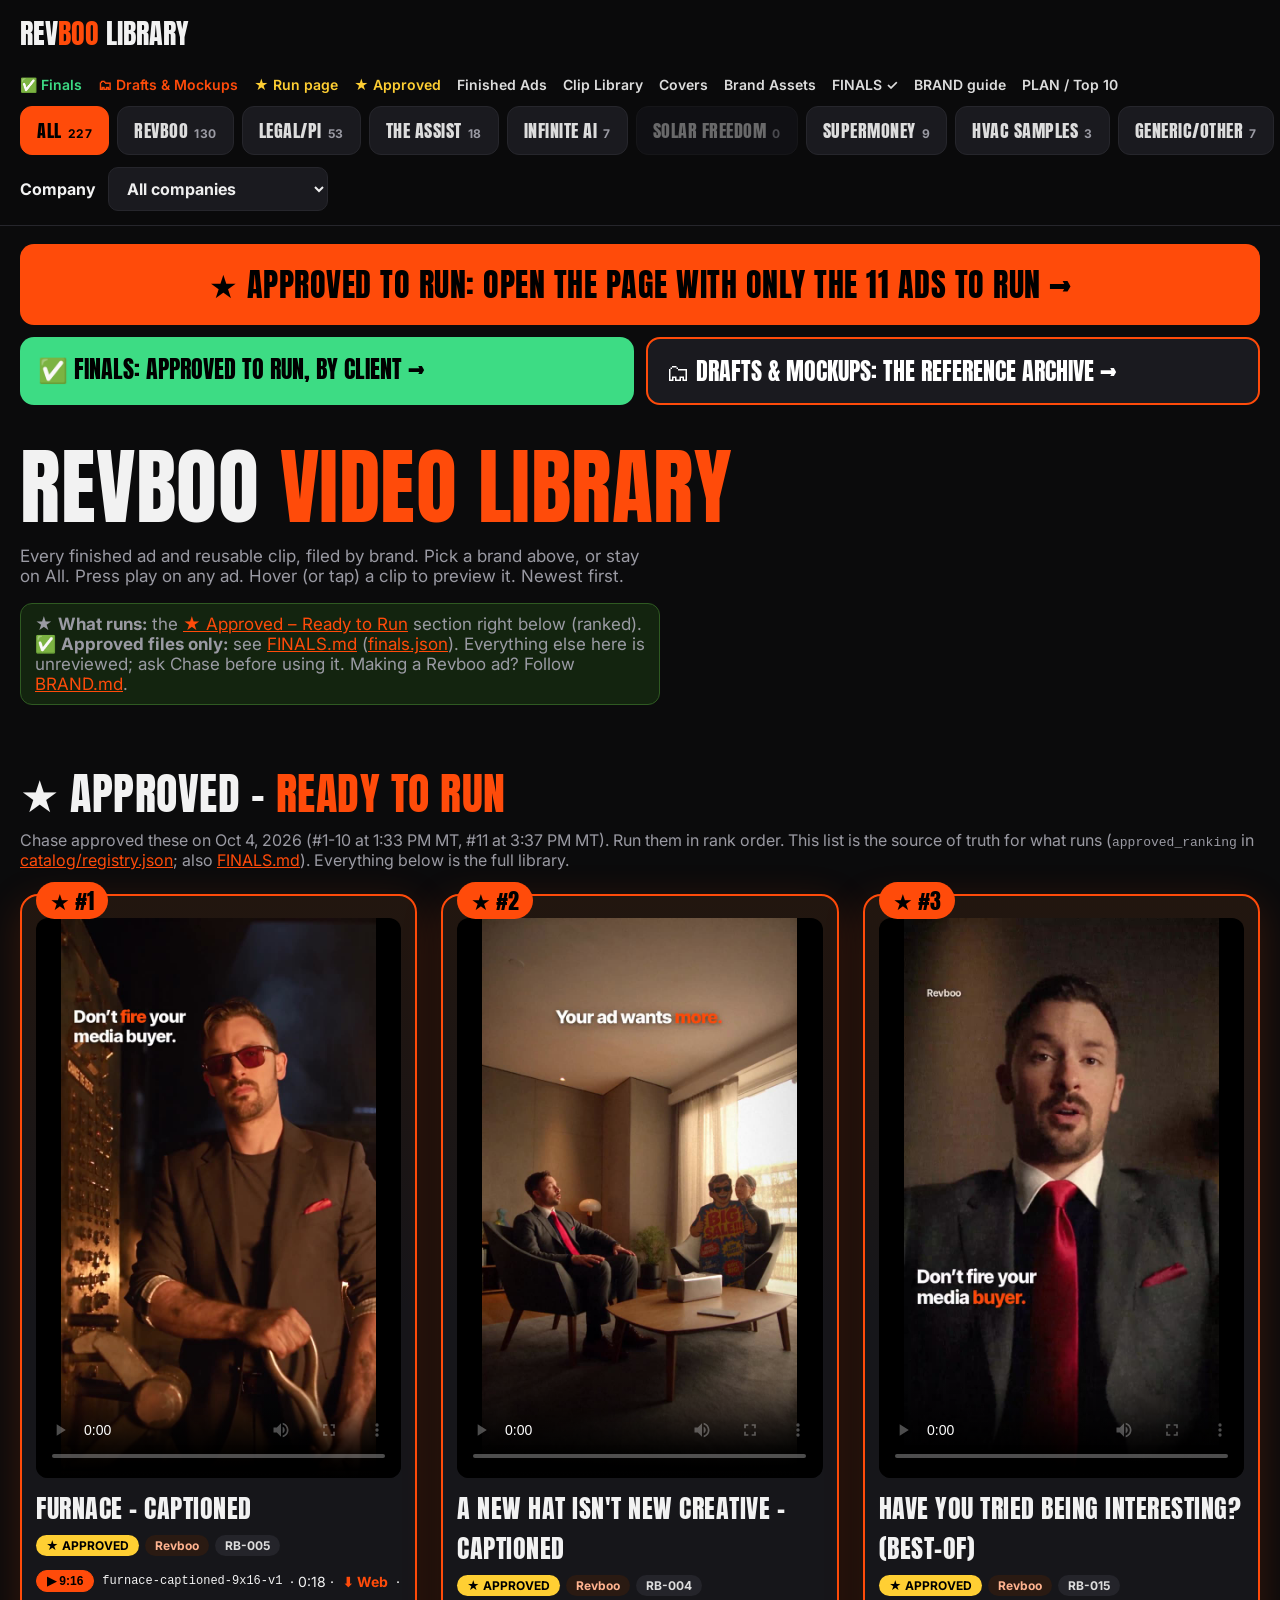
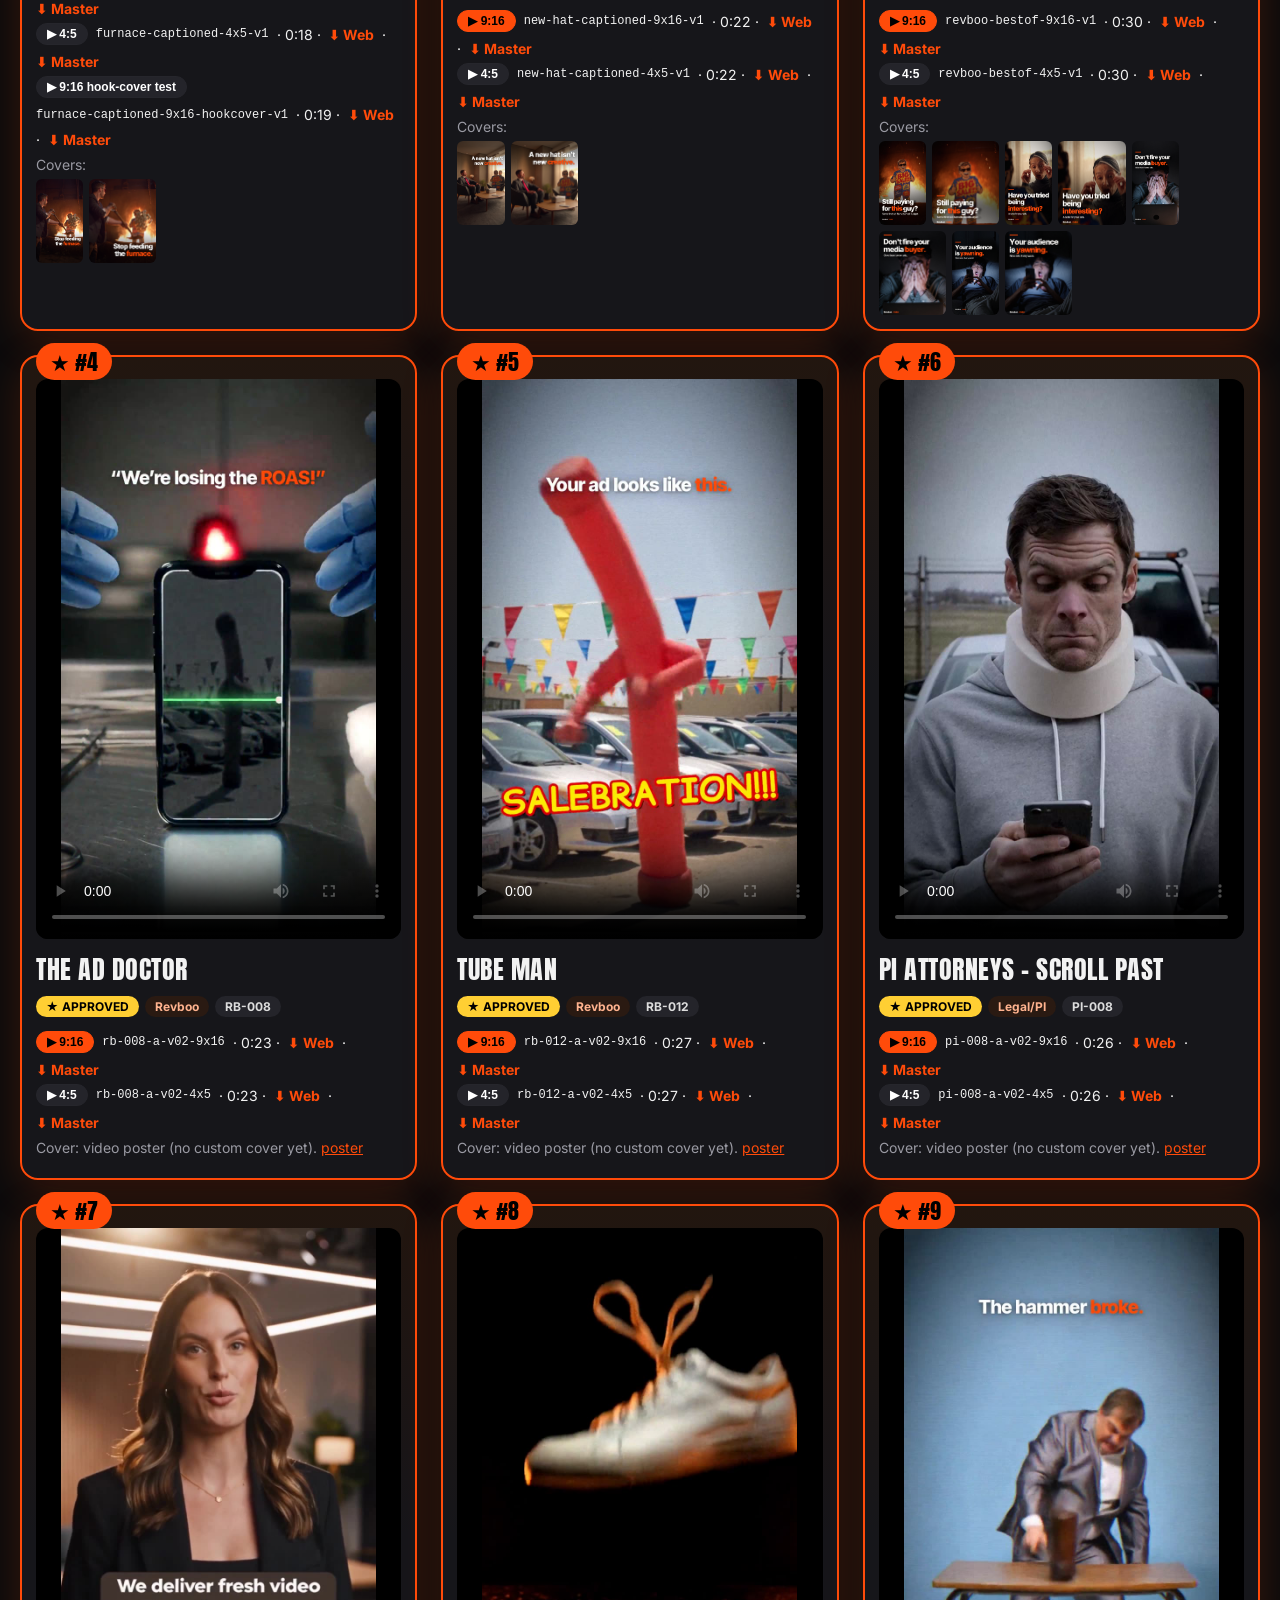
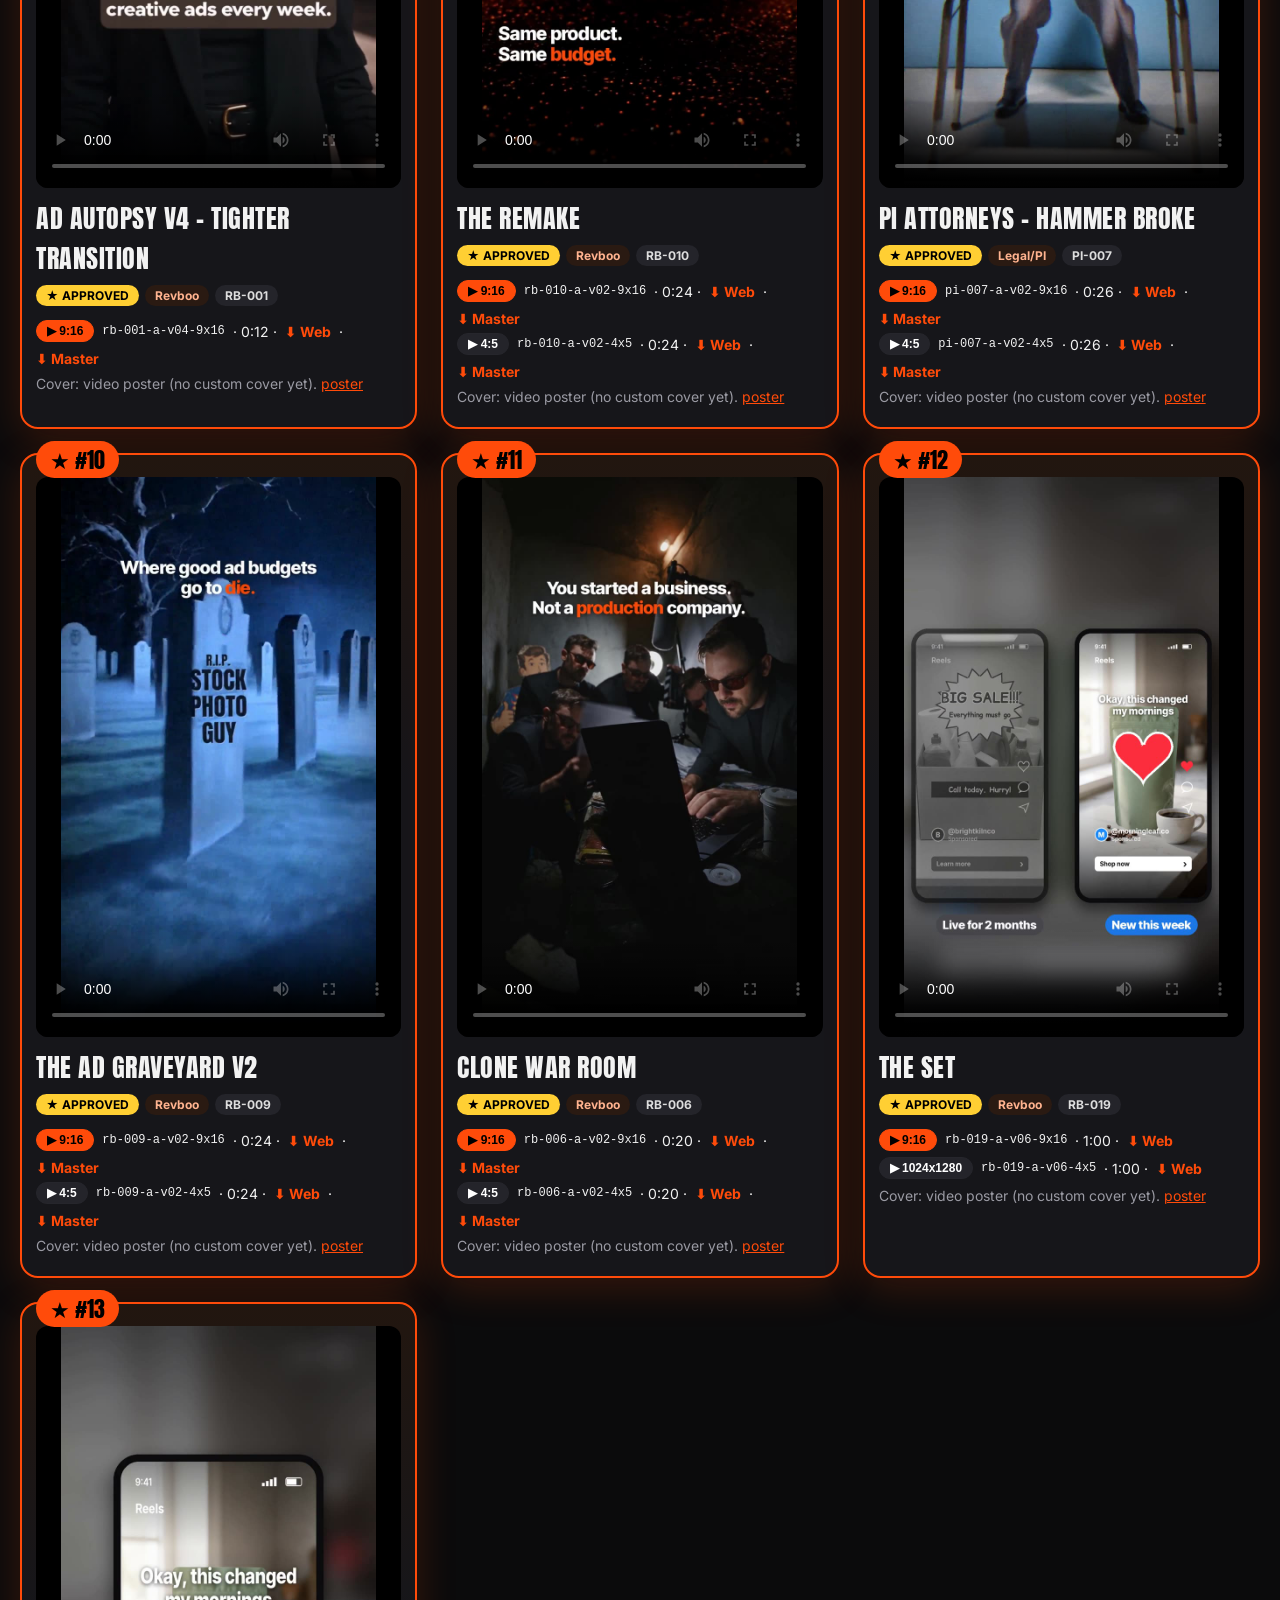
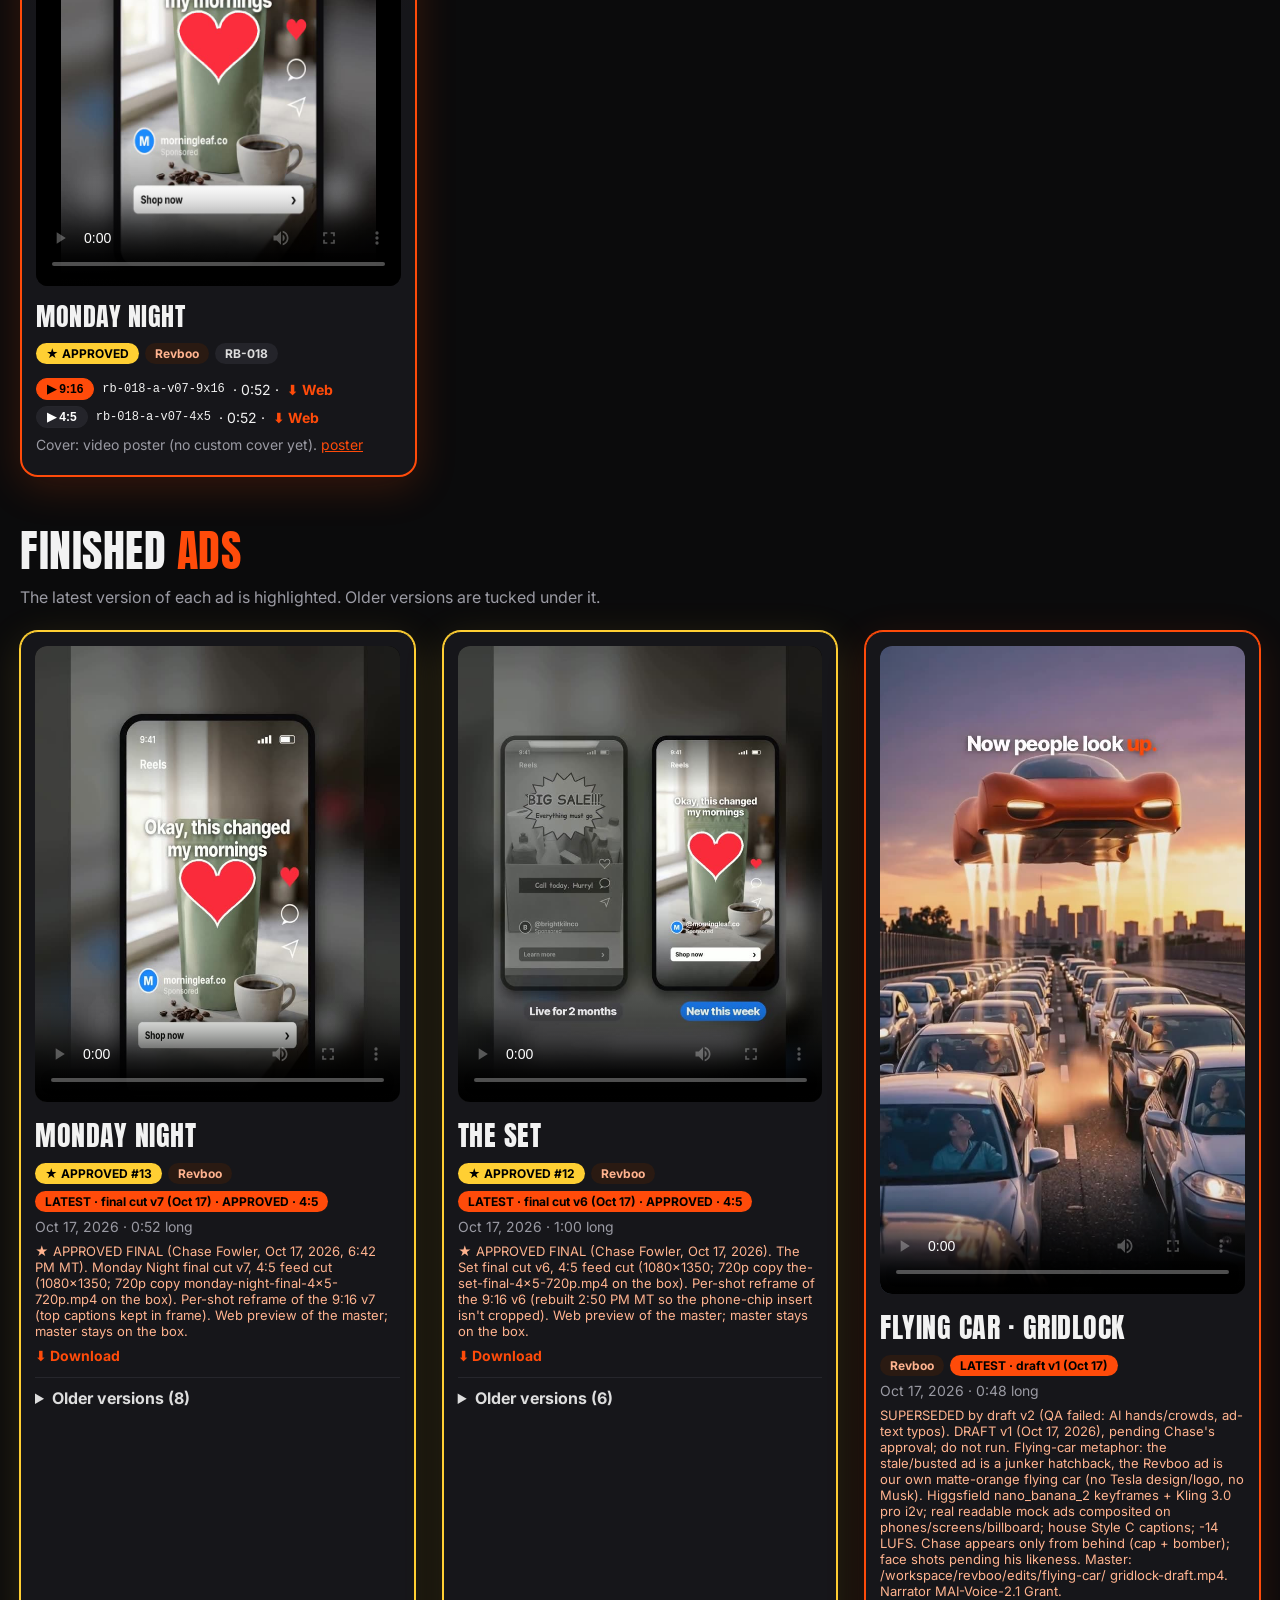
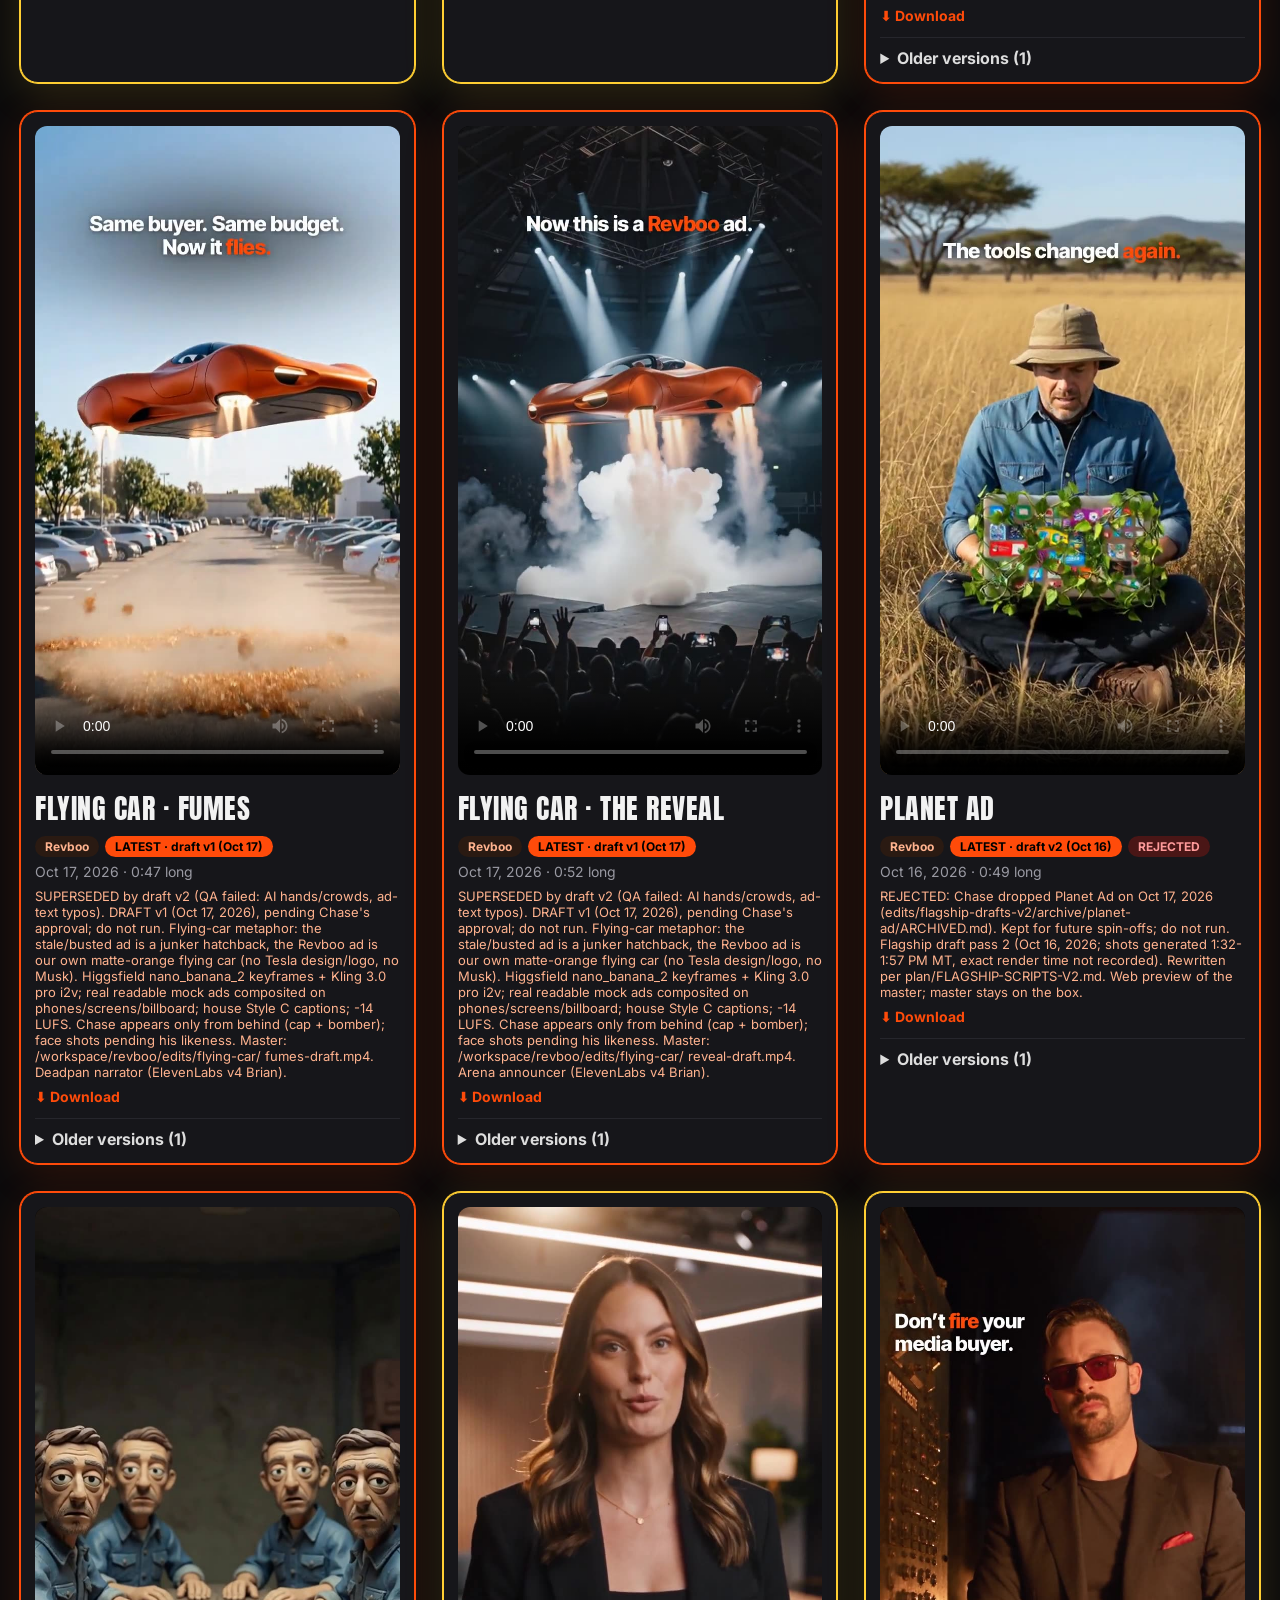
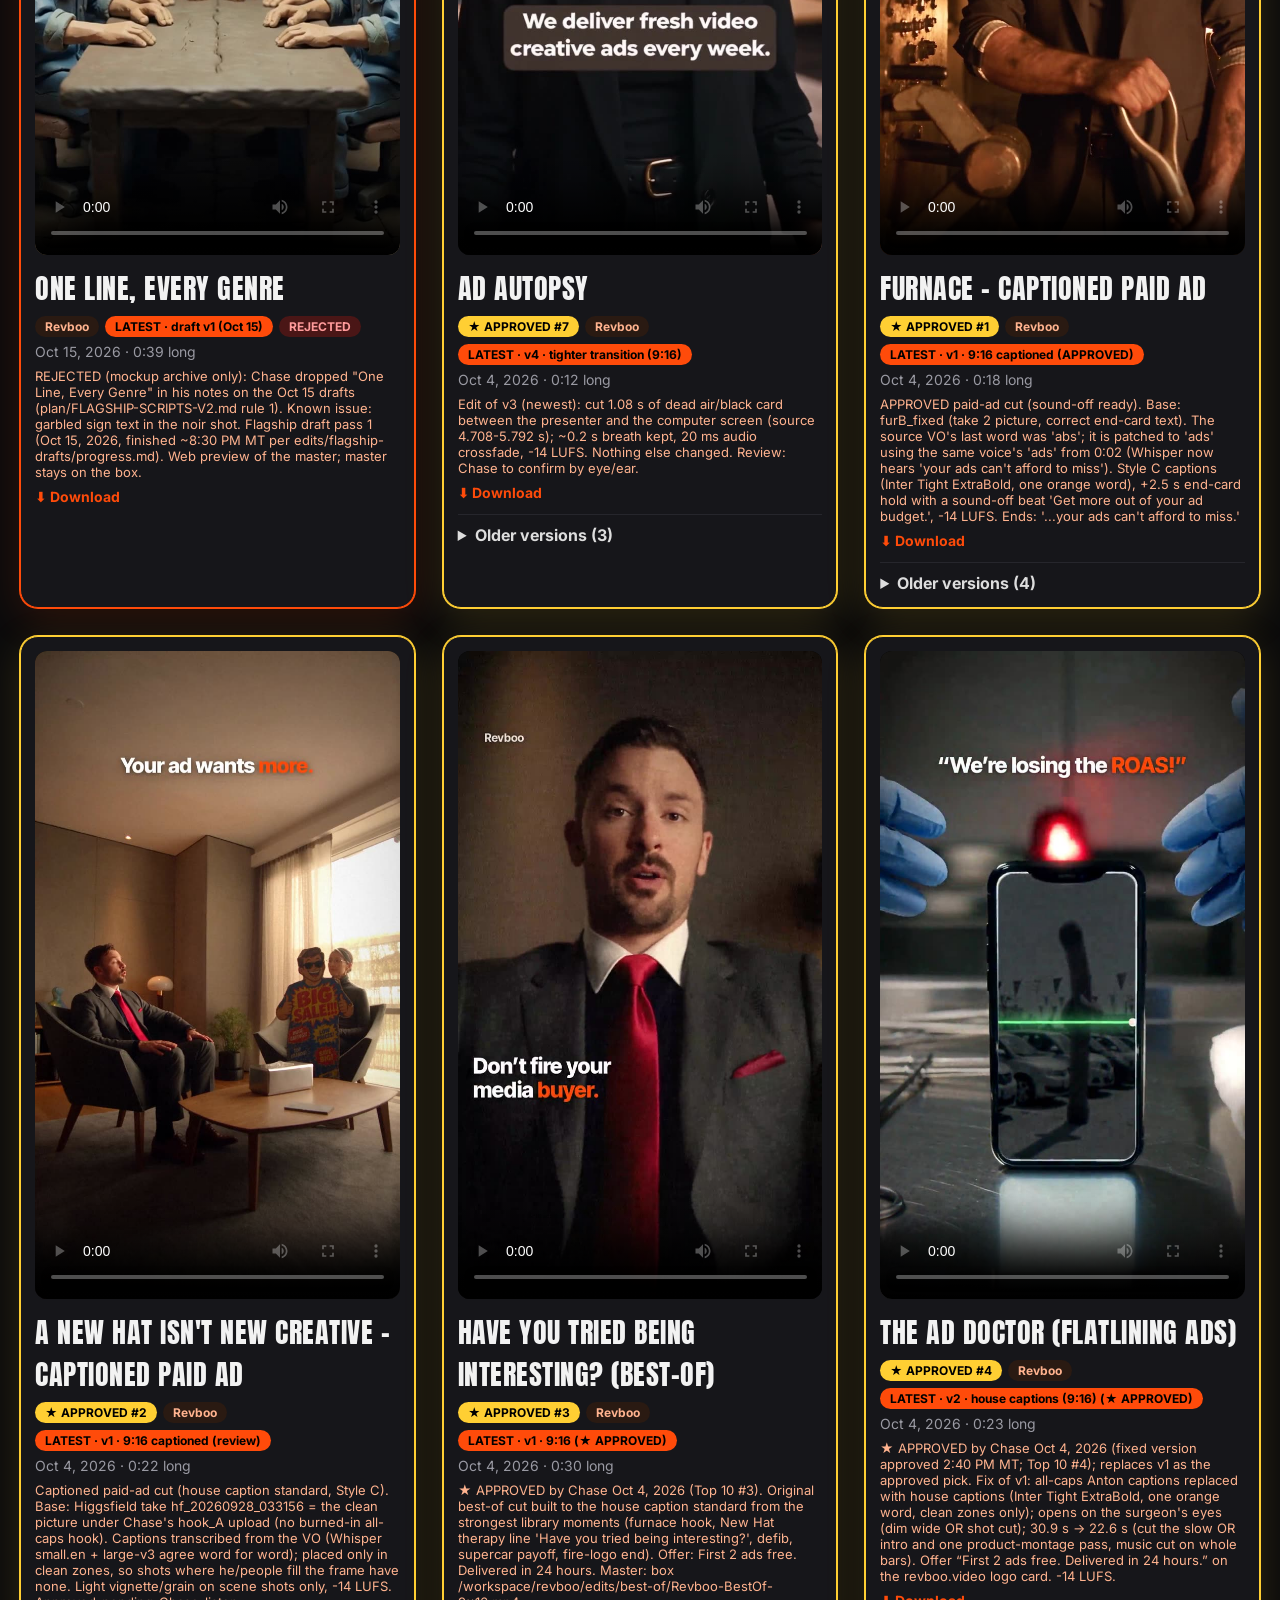
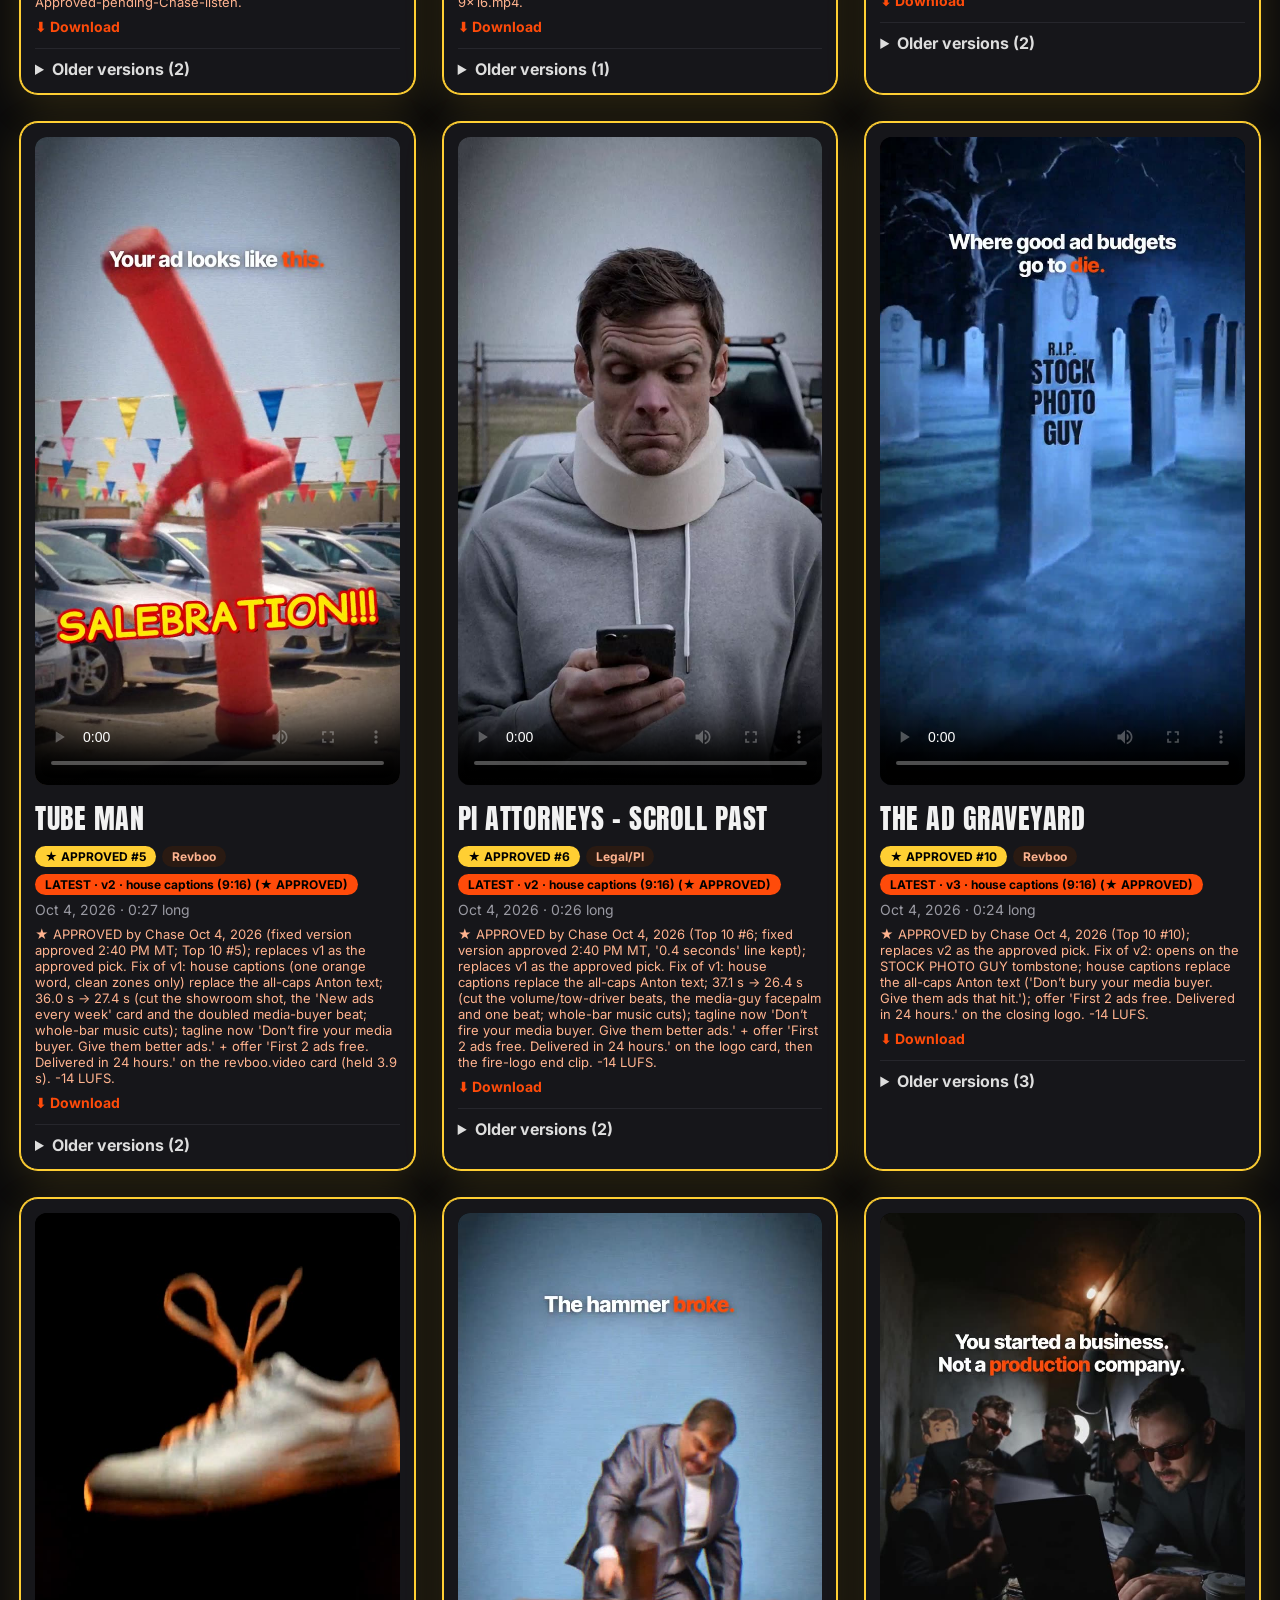
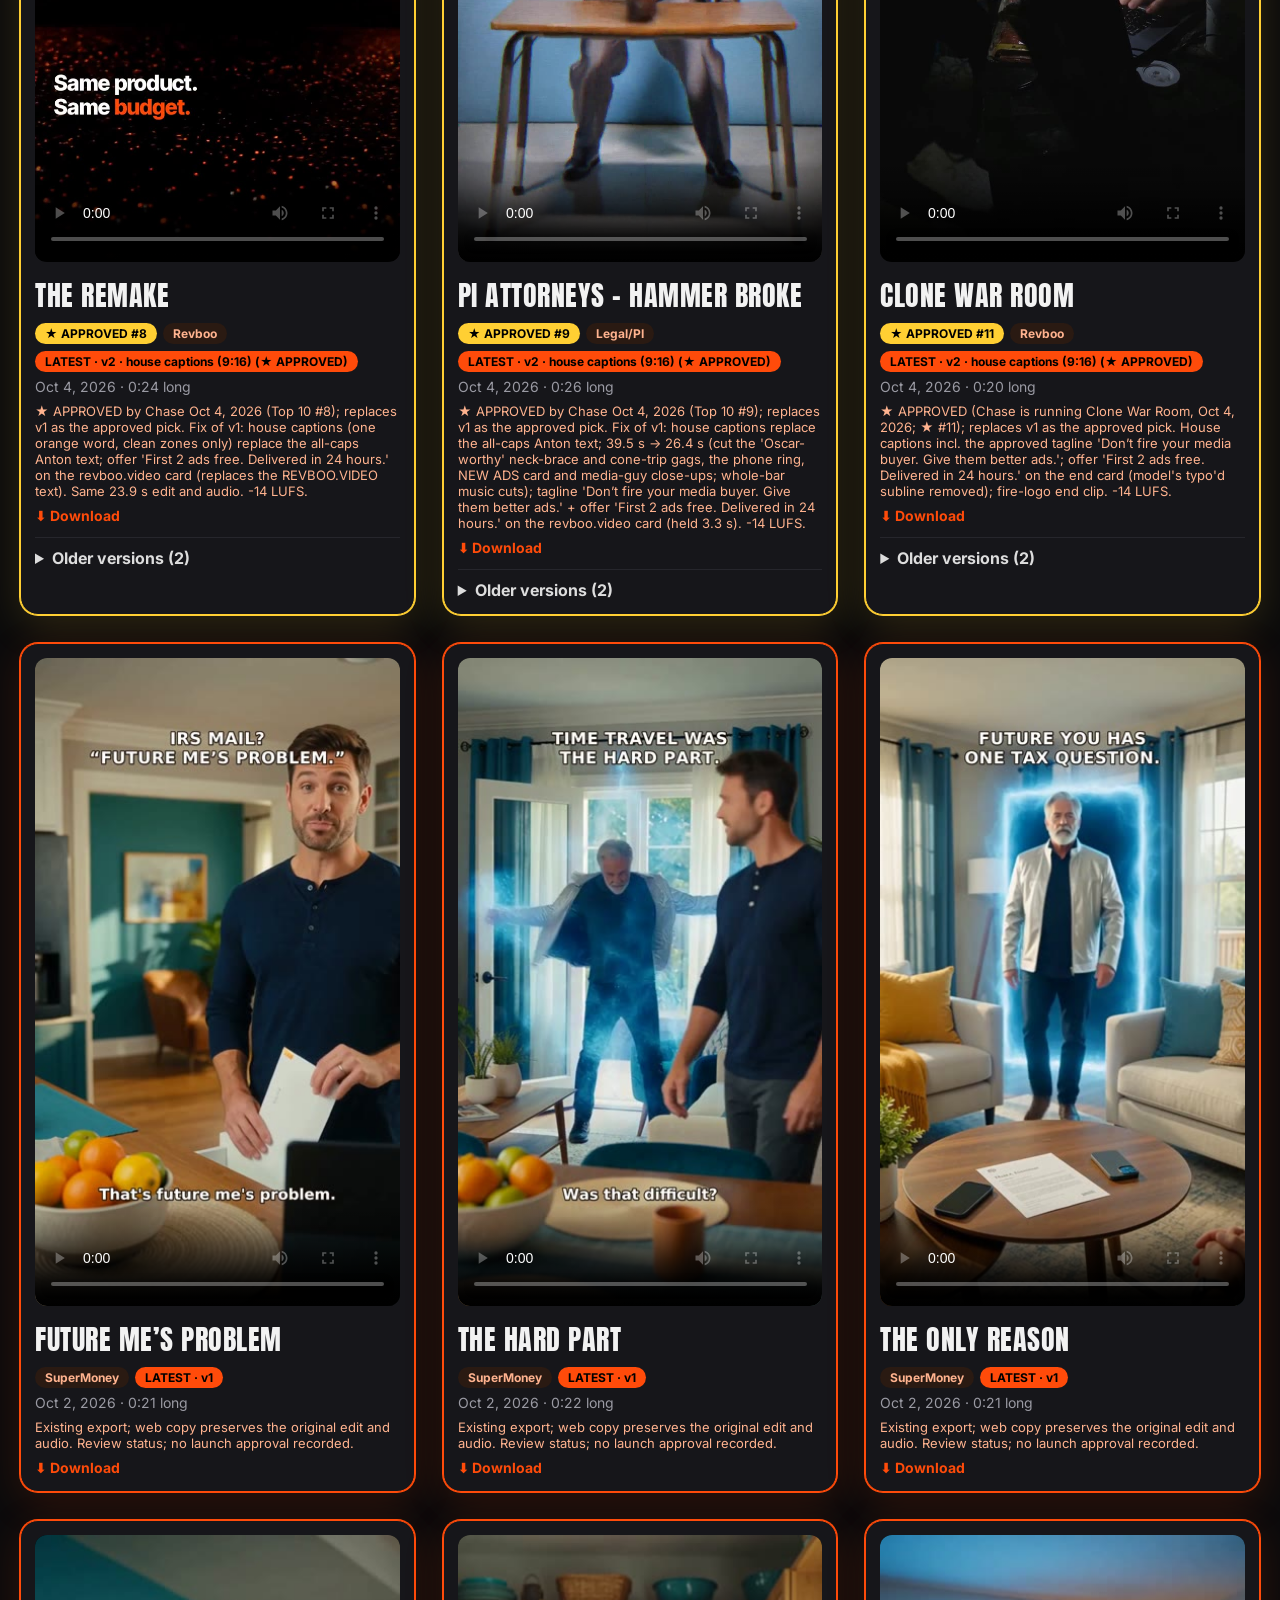
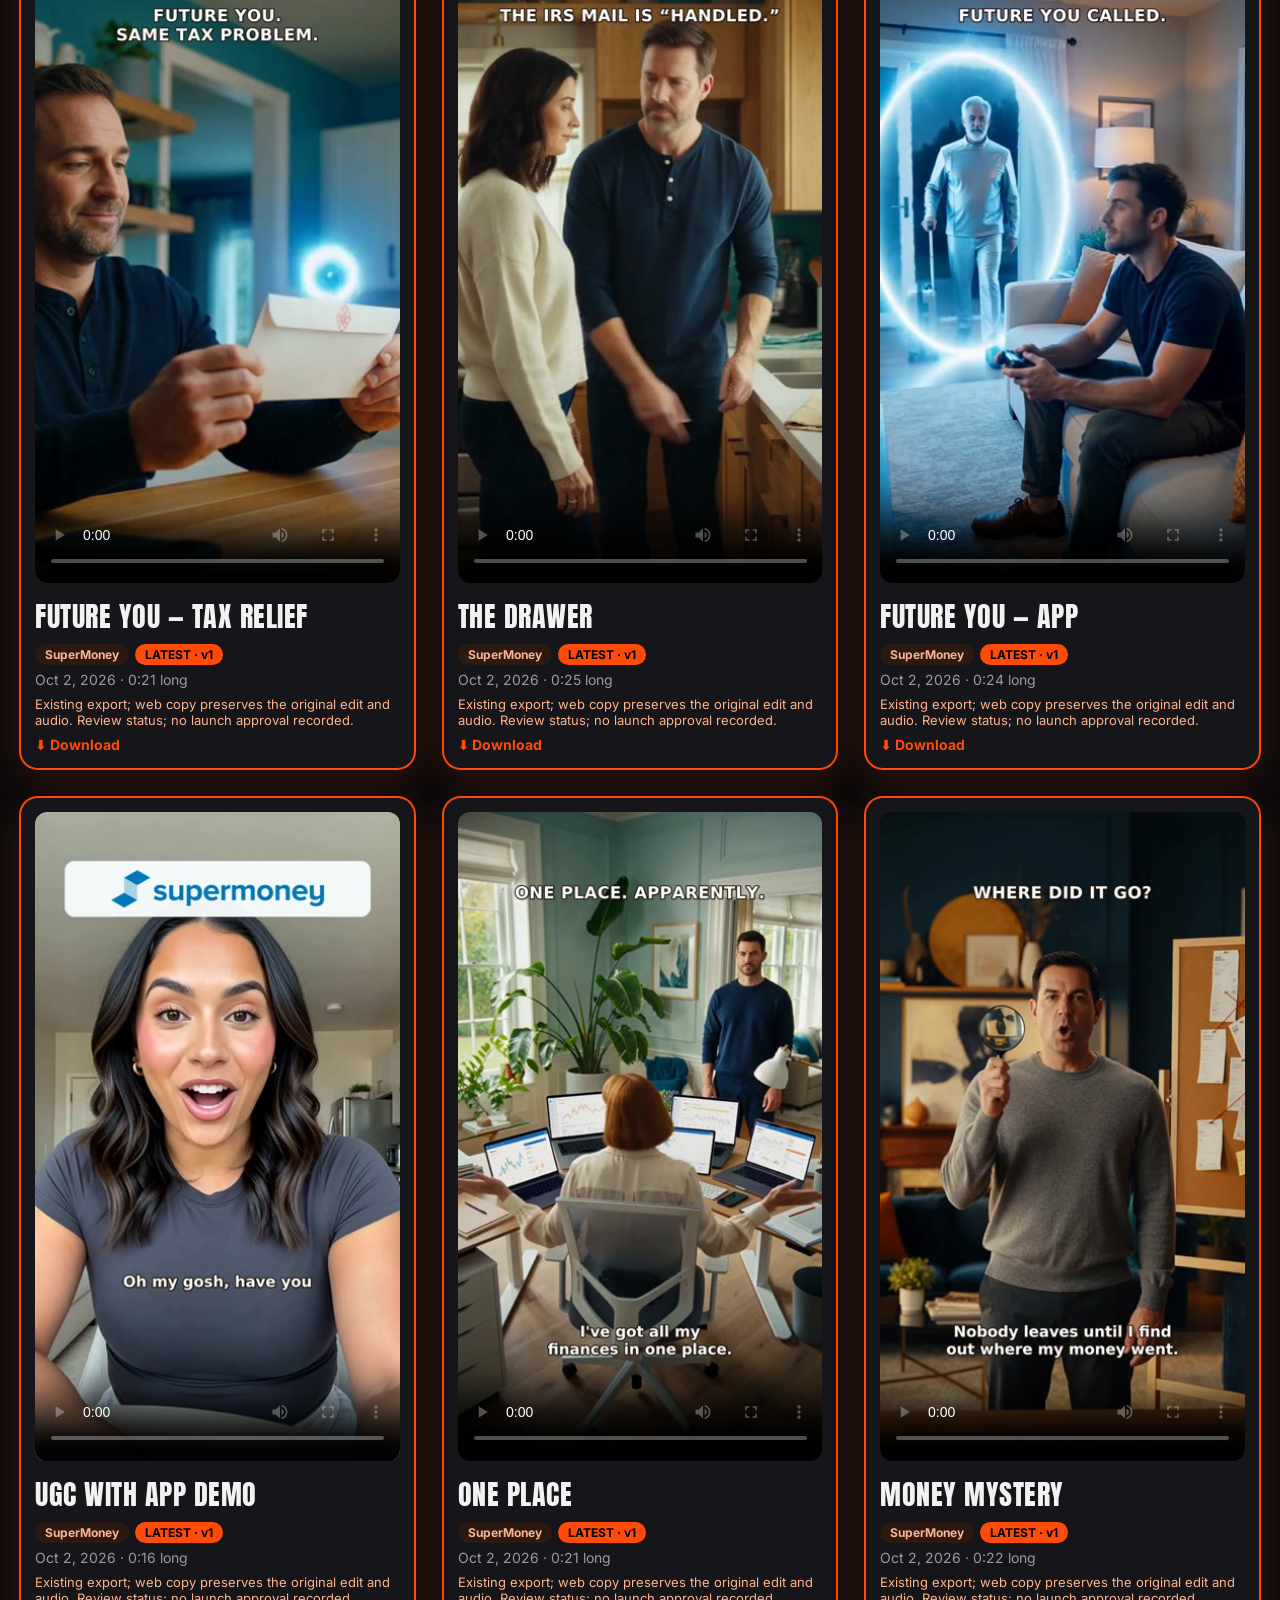
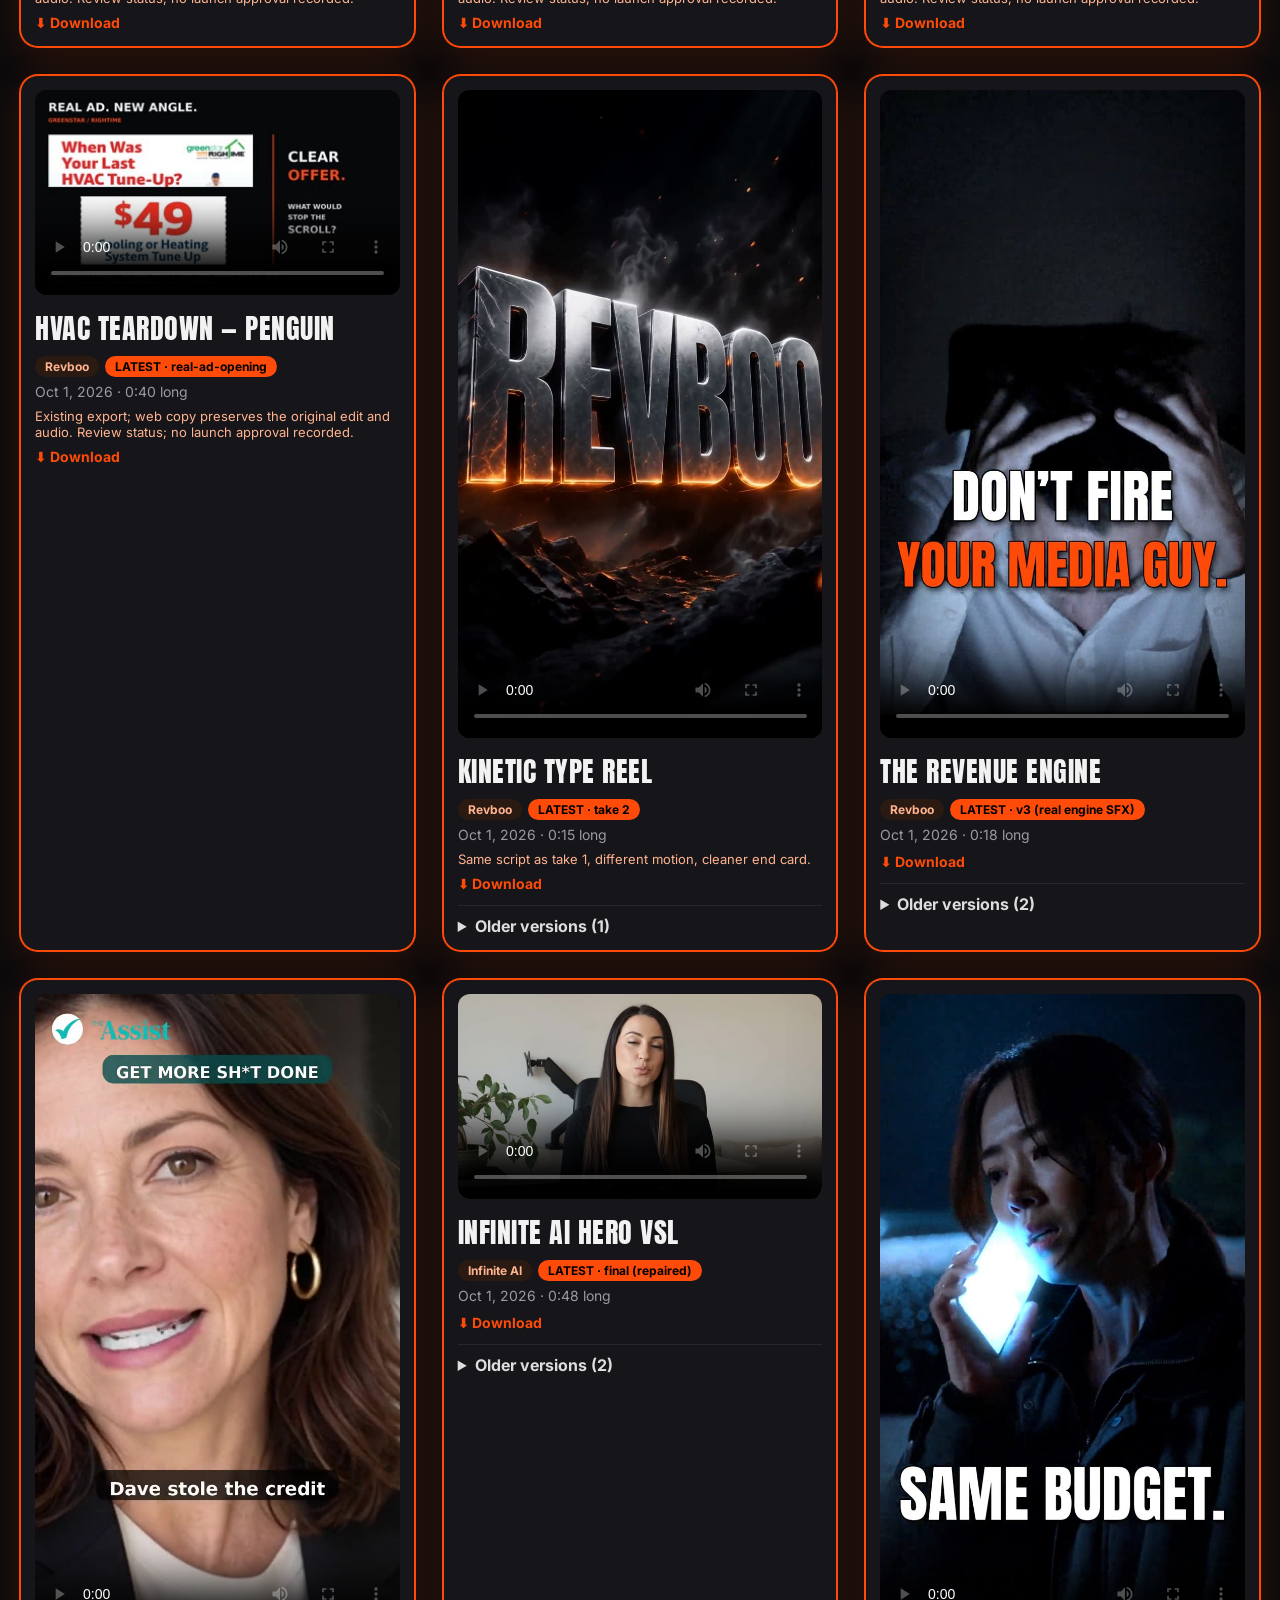
<file: index.html>
<!doctype html>
<html lang="en">
<head>
<meta charset="utf-8">
<meta name="viewport" content="width=device-width,initial-scale=1">
<title>Revboo Video Library</title>
<meta name="robots" content="noindex">
<link rel="preconnect" href="https://fonts.googleapis.com"><link rel="preconnect" href="https://fonts.gstatic.com" crossorigin>
<link href="https://fonts.googleapis.com/css2?family=Anton&family=Inter:wght@400;600;700&display=swap" rel="stylesheet">
<style>
:root{--o:#FF4B0A;--bg:#0b0b0c;--card:#16161a;--line:#26262c;--mut:#9a9aa3}
*{box-sizing:border-box}
body{margin:0;background:var(--bg);color:#f2f2f2;font-family:Inter,system-ui,sans-serif}
h1,h2,h3,.anton{font-family:Anton,Impact,sans-serif;font-weight:400;letter-spacing:.5px;text-transform:uppercase}
a{color:var(--o)}
header{position:sticky;top:0;z-index:5;background:rgba(11,11,12,.92);backdrop-filter:blur(8px);border-bottom:1px solid var(--line)}
.bar{max-width:1280px;margin:auto;display:flex;align-items:center;gap:20px;padding:12px 20px;flex-wrap:wrap}
.logo{font-family:Anton;font-size:28px}.logo b{color:var(--o);font-weight:400}
nav a{color:#ddd;text-decoration:none;margin-right:16px;font-weight:600;font-size:14px}nav a:hover{color:var(--o)}
main{max-width:1280px;margin:auto;padding:0 20px 80px}
.hero{padding:40px 0 10px}.hero h1{font-size:clamp(40px,7vw,84px);margin:0;line-height:1}.hero h1 span{color:var(--o)}
.hero p{color:var(--mut);max-width:640px;font-size:17px}
section{padding-top:40px}section>h2{font-size:44px;margin:0 0 4px}section>h2 span{color:var(--o)}
.sub{color:var(--mut);margin:0 0 24px}
.chip{display:inline-block;padding:3px 10px;border-radius:99px;font-size:12px;font-weight:700;background:#24242a;color:#ddd;margin:0 6px 6px 0}
.chip.o{background:var(--o);color:#000}.chip.red{background:#4a1616;color:#ff9b9b}
/* finals */
.ads{display:grid;grid-template-columns:repeat(auto-fill,minmax(300px,1fr));gap:28px}
.cat{font-size:26px;color:var(--o);margin:26px 0 14px;border-bottom:1px solid var(--line);padding-bottom:6px}
.ad{background:var(--card);border:1px solid var(--line);border-radius:18px;padding:14px}
.ad.latest{border-color:var(--o);box-shadow:0 0 0 1px var(--o),0 10px 40px rgba(255,75,10,.15)}
.ad video{width:100%;aspect-ratio:9/16;background:#000;border-radius:12px;display:block}
.ad h3{font-size:28px;margin:12px 0 6px}
.meta{color:var(--mut);font-size:14px;margin-bottom:8px}
.note{font-size:13px;color:#ffb38f;margin:6px 0}
.dl{font-size:14px;font-weight:700;text-decoration:none}
details{margin-top:12px;border-top:1px solid var(--line);padding-top:10px}
summary{cursor:pointer;font-weight:700;color:#ddd}
.older{display:grid;grid-template-columns:repeat(auto-fill,minmax(130px,1fr));gap:12px;margin-top:12px}
.older .o-item video{width:100%;aspect-ratio:9/16;background:#000;border-radius:10px}
.older .o-item div{font-size:12px;color:var(--mut);margin-top:4px}
/* brand tabs */
.company-picker{max-width:1280px;margin:0 auto;padding:0 20px 14px;display:flex;align-items:center;gap:12px;font-weight:700}
.company-picker select{font:inherit;color:var(--ink,#eee);background:#1a1a1f;border:1px solid var(--line);border-radius:10px;padding:10px 14px;min-width:220px}
.company-picker select:focus-visible{outline:2px solid var(--o);outline-offset:3px}
.pending-ad{padding:20px;border:1px solid var(--line);border-radius:12px;background:#141418}
.pending-ad h3{margin:0 0 10px}.pending-ad p{color:var(--mut);font-size:14px}

.tabs{max-width:1280px;margin:auto;display:flex;gap:8px;padding:0 20px 12px;overflow-x:auto;scrollbar-width:none}
.tabs a{flex:none;text-decoration:none;color:#ddd;background:#1a1a1f;border:1px solid var(--line);border-radius:12px;padding:10px 16px;font-family:Anton;font-size:18px;letter-spacing:.5px;text-transform:uppercase;white-space:nowrap}
.tabs a small{font-family:Inter;font-size:12px;color:var(--mut);margin-left:6px;font-weight:700}
.tabs a.on{background:var(--o);border-color:var(--o);color:#000}.tabs a.on small{color:#000}
.tabs a.zero{opacity:.45}
.bchip{background:#2a1a12;color:#ffb38f}
.brandnote{color:var(--mut);margin:-4px 0 18px;font-size:15px}
/* clips */
.tools{display:flex;flex-wrap:wrap;gap:8px;align-items:center;margin-bottom:20px}
.tools button{background:#1d1d22;color:#eee;border:1px solid var(--line);border-radius:99px;padding:8px 14px;font-weight:600;cursor:pointer;font-size:14px}
.tools button.on{background:var(--o);border-color:var(--o);color:#000}
.tools input{flex:1;min-width:200px;background:#141418;border:1px solid var(--line);color:#fff;border-radius:99px;padding:10px 16px;font-size:15px}
.grid{display:grid;grid-template-columns:repeat(auto-fill,minmax(170px,1fr));gap:16px}
.clip{background:var(--card);border:1px solid var(--line);border-radius:14px;overflow:hidden;display:flex;flex-direction:column}
.clip .vw{position:relative;aspect-ratio:9/16;background:#000;cursor:pointer}
.clip video{width:100%;height:100%;object-fit:cover;display:block}
.clip .dur{position:absolute;right:6px;bottom:6px;background:rgba(0,0,0,.75);font-size:12px;padding:2px 6px;border-radius:6px}
.clip .play{position:absolute;left:6px;bottom:6px;background:rgba(0,0,0,.6);font-size:11px;padding:2px 6px;border-radius:6px;color:#ddd}
.clip .info{padding:10px;flex:1;display:flex;flex-direction:column;gap:6px}
.clip .nm{font-weight:700;font-size:14px;line-height:1.25}
.clip .small{font-size:12px;color:var(--mut)}
.clip .warn{font-size:12px;color:#ffb38f}
.clip .chip{font-size:11px;padding:2px 8px;margin:0 4px 4px 0}
.clip .dl{margin-top:auto}
.empty{color:var(--mut);padding:20px 0}
/* brand */
.brand{display:grid;grid-template-columns:repeat(auto-fill,minmax(240px,1fr));gap:20px}
.bcard{background:var(--card);border:1px solid var(--line);border-radius:16px;padding:14px}
.bcard video{width:100%;aspect-ratio:9/16;border-radius:10px;background:#000}
.swatch{height:160px;border-radius:12px;background:var(--o)}
.fontdemo{font-family:Anton;font-size:64px;line-height:1;margin:10px 0}
.finals{background:#13240f;border:1px solid #2f5a22;border-radius:12px;padding:10px 14px;margin-top:12px;font-size:14px}.finals a{color:var(--o)}
.covers{display:grid;grid-template-columns:repeat(auto-fill,minmax(200px,1fr));gap:18px}.covers img{width:100%;border-radius:10px;display:block;background:#000}.covers .w{color:#ffb38f;font-weight:700}
.howto{background:var(--card);border:1px dashed var(--line);border-radius:14px;padding:16px 20px;color:#ccc;margin-top:40px;font-size:14px}
/* approved */
#approved{padding-top:28px}
.apv{display:grid;grid-template-columns:repeat(auto-fill,minmax(300px,1fr));gap:24px}
.apc{background:linear-gradient(180deg,#22160f,#16161a 40%);border:2px solid var(--o);border-radius:18px;padding:14px;position:relative;box-shadow:0 10px 40px rgba(255,75,10,.18)}
.apc .rk{position:absolute;top:-14px;left:14px;background:var(--o);color:#000;font-family:Anton;font-size:22px;padding:2px 14px;border-radius:99px;z-index:2}
.apc video{width:100%;background:#000;border-radius:12px;display:block;margin-top:8px;max-height:560px}
.apc h3{font-size:26px;margin:10px 0 6px}
.apc .files{display:flex;flex-direction:column;gap:6px;margin:8px 0;font-size:14px}
.apc .files div{display:flex;flex-wrap:wrap;gap:8px;align-items:center}
.apc .files button{background:#24242a;color:#fff;border:1px solid var(--line);border-radius:99px;padding:3px 10px;cursor:pointer;font-weight:700;font-size:12px}
.apc .files button.on{background:var(--o);color:#000;border-color:var(--o)}
.apc .cv{display:flex;gap:6px;flex-wrap:wrap;margin-top:6px}.apc .cv a{display:block}.apc .cv img{height:84px;border-radius:6px;display:block;background:#000}
.apc .fix{font-size:13px;color:#ffd08f;background:#2a1f0e;border:1px solid #5a3f12;border-radius:8px;padding:6px 8px;margin:6px 0}
.chip.star{background:#ffcf33;color:#000}
.ad.approvedcard{border-color:#ffcf33;box-shadow:0 0 0 1px #ffcf33,0 10px 40px rgba(255,207,51,.15)}
footer{color:var(--mut);text-align:center;font-size:13px;padding:30px}
</style>
</head>
<body>
<header><div class="bar"><div class="logo">REV<b>BOO</b> LIBRARY</div>
<nav><a href="finals.html" style="color:#3ddc84">✅ Finals</a><a href="mockups.html" style="color:#FF4B0A">🗂 Drafts &amp; Mockups</a><a href="run.html" style="color:#ffcf33">★ Run page</a><a href="#approved" style="color:#ffcf33">★ Approved</a><a href="#ads">Finished Ads</a><a href="#clips">Clip Library</a><a href="#covers">Covers</a><a href="#brand" id="navBrand">Brand Assets</a><a href="https://github.com/Cryptouprise/revboo-library/blob/main/FINALS.md">FINALS ✓</a><a href="https://github.com/Cryptouprise/revboo-library/blob/main/BRAND.md">BRAND guide</a><a href="https://github.com/Cryptouprise/revboo-library/blob/main/plan/README.md">PLAN / Top 10</a></nav></div><div class="tabs" id="tabs"></div><label class="company-picker" for="company">Company<select id="company"><option value="All">All companies</option></select></label></header>
<main>
<a href="run.html" style="display:block;margin:18px 0 0;padding:16px 20px;border-radius:14px;background:#FF4B0A;color:#000;text-decoration:none;font-family:Anton,Impact,sans-serif;font-size:clamp(22px,3vw,32px);text-transform:uppercase;letter-spacing:.5px;text-align:center">★ Approved to Run: open the page with ONLY the 11 ads to run →</a>
<div style="display:grid;grid-template-columns:repeat(auto-fit,minmax(260px,1fr));gap:12px;margin:12px 0 0"><a href="finals.html" style="display:block;padding:14px 18px;border-radius:14px;background:#3ddc84;color:#000;text-decoration:none;font-family:Anton,Impact,sans-serif;font-size:24px;text-transform:uppercase">✅ Finals: approved to run, by client →</a><a href="mockups.html" style="display:block;padding:14px 18px;border-radius:14px;background:#1a1a1f;border:2px solid #FF4B0A;color:#fff;text-decoration:none;font-family:Anton,Impact,sans-serif;font-size:24px;text-transform:uppercase">🗂 Drafts &amp; Mockups: the reference archive →</a></div>
<div class="hero"><h1>Revboo <span>Video Library</span></h1>
<p>Every finished ad and reusable clip, filed by brand. Pick a brand above, or stay on All. Press play on any ad. Hover (or tap) a clip to preview it. Newest first.</p>
<p class="finals">★ <b>What runs:</b> the <a href="#approved">★ Approved – Ready to Run</a> section right below (ranked). ✅ <b>Approved files only:</b> see <a href="https://github.com/Cryptouprise/revboo-library/blob/main/FINALS.md">FINALS.md</a> (<a href="finals.json">finals.json</a>). Everything else here is unreviewed; ask Chase before using it. Making a Revboo ad? Follow <a href="https://github.com/Cryptouprise/revboo-library/blob/main/BRAND.md">BRAND.md</a>.</p></div>

<section id="approved"><h2>★ Approved – <span>Ready to Run</span></h2><p class="sub">Chase approved these on Oct 4, 2026 (#1-10 at 1:33 PM MT, #11 at 3:37 PM MT). Run them in rank order. This list is the source of truth for what runs (<code>approved_ranking</code> in <a href="https://github.com/Cryptouprise/revboo-library/blob/main/catalog/registry.json">catalog/registry.json</a>; also <a href="https://github.com/Cryptouprise/revboo-library/blob/main/FINALS.md">FINALS.md</a>). Everything below is the full library.</p>
<div class="apv" id="approvedGrid"></div></section>

<section id="ads"><h2 id="adsTitle">Finished <span>Ads</span></h2><p class="sub">The latest version of each ad is highlighted. Older versions are tucked under it.</p>
<div id="adsGrid"></div></section>

<section id="clips"><h2 id="clipsTitle">Clip <span>Library</span></h2><p class="sub">Short source clips you can reuse in new ads. Orange notes = things to fix (blur, crop) before reuse.</p>
<div class="tools" id="filters"></div>
<div class="grid" id="clipGrid"></div><div class="empty" id="empty" hidden>No clips match.</div></section>

<section id="covers"><h2>Covers &amp; <span>Thumbnails</span></h2><p class="sub">Approved cover images (listed in FINALS.md). Click to open full size.</p>
<div class="covers" id="coverGrid"></div></section>

<section id="brand"><h2>Revboo Brand <span>Assets</span></h2><p class="sub">Chase's own cards, the font and the color.</p>
<div class="brand" id="brandGrid"></div></section>

<div class="howto"><b>Adding a video:</b> run <code>python3 build.py add FILE.mp4 --title "…"</code>. It uploads the mp4 to the repo's GitHub Release (<code>media-v1</code>, …) and adds an entry to <code>manifest.json</code>. Posters stay in <code>media/posters/</code>. See README "Filing rules".</div>
</main>
<footer>revboo.video · built from manifest.json</footer>
<script>
const esc=s=>String(s??'').replace(/[&<>"]/g,c=>({'&':'&amp;','<':'&lt;','>':'&gt;','"':'&quot;'}[c]));
const fmt=s=>{s=Math.round(s);return Math.floor(s/60)+':'+String(s%60).padStart(2,'0')};
const byNew=(a,b)=>(b.datetime||b.date||'').localeCompare(a.datetime||a.date||'');
const BRAND_NOTES={'Revboo':'Promos for Revboo itself.','Legal/PI':'Ads aimed at attorneys and PI firms (including Revboo ads that target attorneys).',
 'The Assist':'Andy / LeadRoller / The Assist newsletter ads (plus the Trovy UGC made for Andy).','Infinite AI':'myinfinite.ai AI sales employee videos.',
 'Solar Freedom':'breakyoursolarcontract.com ads.','SuperMoney':'SuperMoney app and tax-relief videos.','HVAC Samples':'HVAC demonstration skits, including the penguin and lifeguard. Teardowns are filed under Revboo.','Generic/Other':'Anything that doesn\u2019t belong to a brand above.'};
const touch=matchMedia('(hover:none)').matches;
Promise.all([fetch('manifest.json',{cache:'no-cache'}).then(r=>r.json()),
  fetch('catalog/registry.json',{cache:'no-cache'}).then(r=>r.json()).catch(()=>({})),
  fetch('covers.json',{cache:'no-cache'}).then(r=>r.json()).catch(()=>({covers:[]})),
  fetch('catalog/pending-intake.json',{cache:'no-cache'}).then(r=>r.json()).catch(()=>({entries:[]}))]).then(([m,reg,cvj,pending])=>{
  // ---- ★ approved (catalog/registry.json approved_ranking = source of truth)
  const RANKS=(reg.approved_ranking||[]).slice().sort((a,b)=>a.rank-b.rank);
  const APR={};RANKS.forEach(x=>(x.asset_ids||[]).forEach(id=>APR[id]=x.rank));
  const REC=reg.revision_records||{};
  const CRK={};RANKS.forEach(x=>(x.cover_ids||[]).forEach(id=>CRK[id]=x.rank));
  const starChip=id=>APR[id]?`<span class="chip star">★ APPROVED #${APR[id]}</span>`:'';
  document.documentElement.style.setProperty('--o',m.brand?.color||'#FF4B0A');
  const brands=[...new Set([...(m.brands||['Revboo','Legal/PI','The Assist','Infinite AI','Solar Freedom','Generic/Other']),...(reg.concepts||[]).filter(c=>c.collection==='SuperMoney').map(c=>c.collection)])];
  const finals=(m.finals||[]).map(f=>({...f,brand:f.brand||'Generic/Other'}));
  const clipsAll=(m.clips||[]).map(c=>({...c,brand:c.brand||'Generic/Other'})).sort(byNew);
  const count=b=>finals.filter(f=>b==='All'||f.brand===b).length+clipsAll.filter(c=>b==='All'||c.brand===b).length;
  const tabsEl=document.getElementById('tabs');
  const company=document.getElementById('company');
  company.innerHTML=['All',...brands].map(b=>`<option value="${esc(b)}">${esc(b==='All'?'All companies':b)}</option>`).join('');
  company.onchange=()=>{location.hash='brand='+encodeURIComponent(company.value)};
  const pendingFor=b=>(pending.entries||[]).filter(x=>x.brand===b&&!finals.some(f=>f.id===x.id)&&!(reg.concepts||[]).find(c=>c.concept_id===x.concept_id)?.assets.length).sort((a,b)=>a.concept_id.localeCompare(b.concept_id));
  const pendingHTML=b=>{const list=pendingFor(b);return list.length?`<div class="brandnote" role="status">${list.length} videos cataloged — video upload pending.</div><div class="ads">${list.map(x=>`<article class="pending-ad"><h3>${esc(x.title)}</h3><span class="chip">${esc(x.concept_id)}</span><span class="chip">Awaiting upload</span><p>${fmt(x.duration)} · ${esc(x.category)}</p></article>`).join('')}</div>`:''};
  const cur=()=>{const h=decodeURIComponent((location.hash.match(/brand=([^&]+)/)||[])[1]||'All');return h==='All'||brands.includes(h)?h:'All'};
  function drawTabs(b){tabsEl.innerHTML=['All',...brands].map(x=>`<a href="#brand=${encodeURIComponent(x)}" class="${x===b?'on':''} ${count(x)?'':'zero'}">${esc(x)}<small>${count(x)}</small></a>`).join('')}
  const adCard=(g,showBrand)=>{const f=g[0],old=g.slice(1);return `
   <div class="ad latest${APR[f.id]?' approvedcard':''}"><video style="${f.width?`aspect-ratio:${f.width}/${f.height}`:''}" controls playsinline preload="metadata" poster="${esc(f.poster)}" src="${esc(f.video)}"></video>
    <h3>${esc(f.title)}</h3>
    <div>${starChip(f.id)}${showBrand?`<span class="chip bchip">${esc(f.brand)}</span>`:''}<span class="chip o">LATEST · ${esc(f.version)}</span>${f.status==='rejected'?'<span class="chip red">REJECTED</span>':''}</div>
    <div class="meta">${esc(f.date)} · ${fmt(f.duration)} long</div>
    ${f.note?`<div class="note">${esc(f.note)}</div>`:''}
    <a class="dl" href="${esc(f.video)}" download>⬇ Download</a>
    ${old.length?`<details><summary>Older versions (${old.length})</summary><div class="older">${old.map(o=>`
      <div class="o-item"><video style="${o.width?`aspect-ratio:${o.width}/${o.height}`:''}" controls playsinline preload="none" poster="${esc(o.poster)}" src="${esc(o.video)}"></video>
      <div>${starChip(o.id)}<span class="chip${o.status==='rejected'?' red':''}">${esc(o.version)}</span>${o.status==='rejected'?'<span class="chip red">REJECTED</span>':''}<br>${esc(o.date)} · ${fmt(o.duration)}<br>${o.note?esc(o.note)+'<br>':''}<a class="dl" href="${esc(o.video)}" download>⬇ Download</a></div></div>`).join('')}</div></details>`:''}
   </div>`};
  const groupsOf=list=>{const g={};list.forEach(f=>(g[f.brand+'|'+(f.group||f.title)]??=[]).push(f));return Object.values(g).map(x=>x.sort(byNew)).sort((a,b)=>byNew(a[0],b[0]))};
  function drawAds(b){
    const el=document.getElementById('adsGrid');
    const list=finals.filter(f=>b==='All'||f.brand===b);
    document.getElementById('adsTitle').innerHTML=(b==='All'?'':esc(b)+' · ')+'Finished <span>Ads</span>';
    if(!list.length){el.innerHTML=pendingHTML(b)||'<p class="empty">Nothing filed here yet.</p>';return}
    if(b==='All'){el.innerHTML=`<div class="ads">${groupsOf(list).map(g=>adCard(g,true)).join('')}</div>`;return}
    const cats=[...new Set(list.slice().sort(byNew).map(f=>f.category||'Ads'))];
    el.innerHTML=`<p class="brandnote">${esc(BRAND_NOTES[b]||'')}</p>`+cats.map(c=>`<h3 class="cat">${esc(c)}</h3><div class="ads">${groupsOf(list.filter(f=>(f.category||'Ads')===c)).map(g=>adCard(g,false)).join('')}</div>`).join('')+pendingHTML(b);
  }
  // ---- ★ approved section
  {const FM={};finals.forEach(f=>FM[f.id]=f);const CV={};(cvj.covers||[]).forEach(c=>CV[c.id]=c);
   const ar=f=>f.width&&f.height?({'1080x1920':'9:16','720x1280':'9:16','1080x1350':'4:5'}[f.width+'x'+f.height]||f.width+'x'+f.height):'';
   const master=id=>{const u=(REC[id]||{}).master_reference||'';return /-MASTER\.mp4$/.test(u)?u:''};
   const ag=document.getElementById('approvedGrid');
   ag.innerHTML=RANKS.length?RANKS.map(x=>{const fs=(x.asset_ids||[]).map(id=>FM[id]).filter(Boolean);const f=fs[0];if(!f)return '';
    return `<div class="apc" id="approved-${x.rank}"><span class="rk">★ #${x.rank}</span>
     <video data-r="${x.rank}" controls playsinline preload="metadata" style="aspect-ratio:${f.width}/${f.height}" poster="${esc(f.poster)}" src="${esc(f.video)}"></video>
     <h3>${esc(x.title)}</h3><div><span class="chip star">★ APPROVED</span><span class="chip bchip">${esc(f.brand)}</span><span class="chip">${esc(x.concept_id)}</span></div>
     ${x.fix_in_progress?`<div class="fix">🛠 ${esc(x.note)}</div>`:''}
     <div class="files">${fs.map((g,i)=>`<div><button class="${i?'':'on'}" data-r="${x.rank}" data-v="${esc(g.video)}" data-p="${esc(g.poster)}" data-a="${g.width}/${g.height}">▶ ${esc(ar(g))}${g.id.includes('hookcover')?' hook-cover test':''}</button><code style="font-size:12px">${esc(g.id)}</code> · ${fmt(g.duration)} · <a class="dl" href="${esc(g.video)}" download>⬇ Web</a>${master(g.id)?` · <a class="dl" href="${esc(master(g.id))}" download>⬇ Master</a>`:''}</div>`).join('')}</div>
     ${(x.cover_ids||[]).length?`<div class="meta" style="margin:6px 0 0">Covers${(x.cover_ids||[]).some(c=>CV[c]&&CV[c].status!=='approved')?' (pending Chase OK)':''}:</div><div class="cv">${x.cover_ids.map(c=>CV[c]).filter(Boolean).map(c=>`<a href="${esc(c.file)}" target="_blank" rel="noopener" title="${esc(c.line)} · ${esc(c.aspect)}"><img loading="lazy" src="${esc(c.file)}" alt="${esc(c.line)}"></a>`).join('')}</div>`:`<div class="meta" style="margin-top:6px">Cover: video poster (no custom cover yet). <a href="${esc(f.poster)}" target="_blank" rel="noopener">poster</a></div>`}
    </div>`}).join(''):'<p class="empty">No approved list found.</p>';
   ag.querySelectorAll('.files button').forEach(b=>b.onclick=()=>{const v=ag.querySelector(`video[data-r="${b.dataset.r}"]`);v.poster=b.dataset.p;v.src=b.dataset.v;v.style.aspectRatio=b.dataset.a;
     b.closest('.files').querySelectorAll('button').forEach(x=>x.classList.toggle('on',x===b));v.play().catch(()=>{})});}
  // ---- clips
  let cat='All',q='',brandNow='All';
  const order=['All','Cars/Engine','Phones & Scrolling','People/Reactions','Legal/PI','Products','Brand cards & Logo','Transitions/FX'];
  const fl=document.getElementById('filters');
  function card(c){return `<div class="clip"><div class="vw"><video muted loop playsinline preload="none" poster="${esc(c.poster)}" src="${esc(c.video)}"></video>
     <span class="play">${touch?'tap to play':'hover to play'}</span><span class="dur">${fmt(c.duration)}</span></div>
     <div class="info"><div class="nm">${esc(c.name)}</div><div class="small">${esc(c.date)}${brandNow==='All'?' · '+esc(c.brand):''}</div>
     <div>${(c.categories||[]).map(x=>`<span class="chip">${esc(x)}</span>`).join('')}</div>
     <div class="small">Used in: ${(c.used_in||[]).length?c.used_in.map(esc).join(', '):'not used yet'}</div>
     ${c.note?`<div class="warn">⚠ ${esc(c.note)}</div>`:''}
     <a class="dl" href="${esc(c.video)}" download>⬇ Download</a></div></div>`}
  function wire(root){root.querySelectorAll('.vw').forEach(w=>{const v=w.querySelector('video');
    w.addEventListener('mouseenter',()=>{if(!touch)v.play().catch(()=>{})});
    w.addEventListener('mouseleave',()=>{if(!touch){v.pause();v.currentTime=0}});
    w.addEventListener('click',()=>{v.paused?v.play().catch(()=>{}):v.pause()});})}
  const brandClips=()=>clipsAll.filter(c=>brandNow==='All'||c.brand===brandNow);
  function drawFilters(){
    const cats=['All',...new Set(brandClips().flatMap(c=>c.categories||[]))].sort((a,b)=>(order.indexOf(a)+1||99)-(order.indexOf(b)+1||99));
    if(!cats.includes(cat))cat='All';
    fl.innerHTML=cats.map(c=>`<button data-c="${esc(c)}" class="${c===cat?'on':''}">${esc(c)}</button>`).join('')+`<input id="q" type="search" placeholder="Search clips (e.g. phone, car, attorney)" value="${esc(q)}">`;
    fl.querySelectorAll('button').forEach(b=>b.onclick=()=>{cat=b.dataset.c;fl.querySelectorAll('button').forEach(x=>x.classList.toggle('on',x===b));drawClips()});
    document.getElementById('q').oninput=e=>{q=e.target.value.toLowerCase();drawClips()};
  }
  function drawClips(){const g=document.getElementById('clipGrid');
    document.getElementById('clipsTitle').innerHTML=(brandNow==='All'?'':esc(brandNow)+' · ')+'Clip <span>Library</span>';
    const list=brandClips().filter(c=>(cat==='All'||(c.categories||[]).includes(cat))&&(!q||[c.name,c.note,c.brand,...(c.categories||[]),...(c.used_in||[])].join(' ').toLowerCase().includes(q)));
    g.innerHTML=list.map(card).join('');const e=document.getElementById('empty');e.hidden=list.length>0;e.textContent=brandClips().length?'No clips match.':'No clips filed under this brand yet.';wire(g)}
  // ---- brand assets (Revboo)
  const bg=document.getElementById('brandGrid');
  const ba=(m.brand_assets||[]).map(id=>clipsAll.find(c=>c.id===id)).filter(Boolean);
  bg.innerHTML=ba.map(c=>`<div class="bcard"><video controls playsinline preload="metadata" poster="${esc(c.poster)}" src="${esc(c.video)}"></video>
     <h3>${esc(c.name)}</h3><div class="small" style="color:var(--mut);font-size:13px">${esc(c.date)} · ${fmt(c.duration)}</div>${c.note?`<div class="note">⚠ ${esc(c.note)}</div>`:''}<a class="dl" href="${esc(c.video)}" download>⬇ Download</a></div>`).join('')+
   `<div class="bcard"><div class="swatch"></div><h3>Revboo Orange</h3><div class="anton" style="font-size:32px;color:var(--o)">${esc(m.brand?.color||'#FF4B0A')}</div><p class="meta">Use for the punchline word and highlights. Everything else: white on black.</p></div>
    <div class="bcard"><div class="fontdemo">SEND US YOUR <span style="color:var(--o)">WORST AD.</span></div><h3>Font: Anton</h3><p class="meta">Free on Google Fonts. All caps, white line + orange punchline, black outline.</p><a class="dl" href="https://fonts.google.com/specimen/Anton" target="_blank" rel="noopener">Get Anton ↗</a></div>
    <div class="bcard"><div class="fontdemo" style="font-size:44px">REVBOO<span style="color:var(--o)">.VIDEO</span></div><h3>Brand name</h3><p class="meta">Always exactly "Revboo" and "revboo.video".</p></div>`;
  Promise.resolve(cvj).then(c=>{document.getElementById('coverGrid').innerHTML=(c.covers||[]).filter(x=>x.status==='approved').map(x=>`<div class="bcard"><a href="${esc(x.file)}" target="_blank" rel="noopener"><img loading="lazy" src="${esc(x.file)}" alt="${esc(x.line)}"></a>
     ${CRK[x.id]?`<span class="chip star">★ APPROVED #${CRK[x.id]}</span>`:''}<h3>${esc(x.line)}</h3><div class="meta">${esc(x.aspect)} · ${esc(x.size)} · ${esc(x.made_by)} · for ${esc(x.for)}</div><div class="${x.warning?'w':'note'}">${x.warning?'⚠ ':''}${esc(x.note)}</div><a class="dl" href="${esc(x.file)}" download>⬇ Download</a></div>`).join('')}).catch(()=>{});
  function route(){const b=cur();brandNow=b;company.value=b;document.getElementById('approved').hidden=['SuperMoney','HVAC Samples'].includes(b);drawTabs(b);drawAds(b);drawFilters();drawClips();
    const show=b==='All'||b==='Revboo';document.getElementById('brand').hidden=!show;document.getElementById('covers').hidden=!show;document.getElementById('navBrand').hidden=!show;
    document.title=(b==='All'?'':b+' · ')+'Revboo Video Library'}
  addEventListener('hashchange',()=>{if(/brand=/.test(location.hash)||location.hash==='')route()});
  route();
}).catch(e=>{document.querySelector('main').insertAdjacentHTML('afterbegin','<p style="color:#f88">Could not load manifest.json: '+e+'</p>')});
</script>
</body></html>
</file>
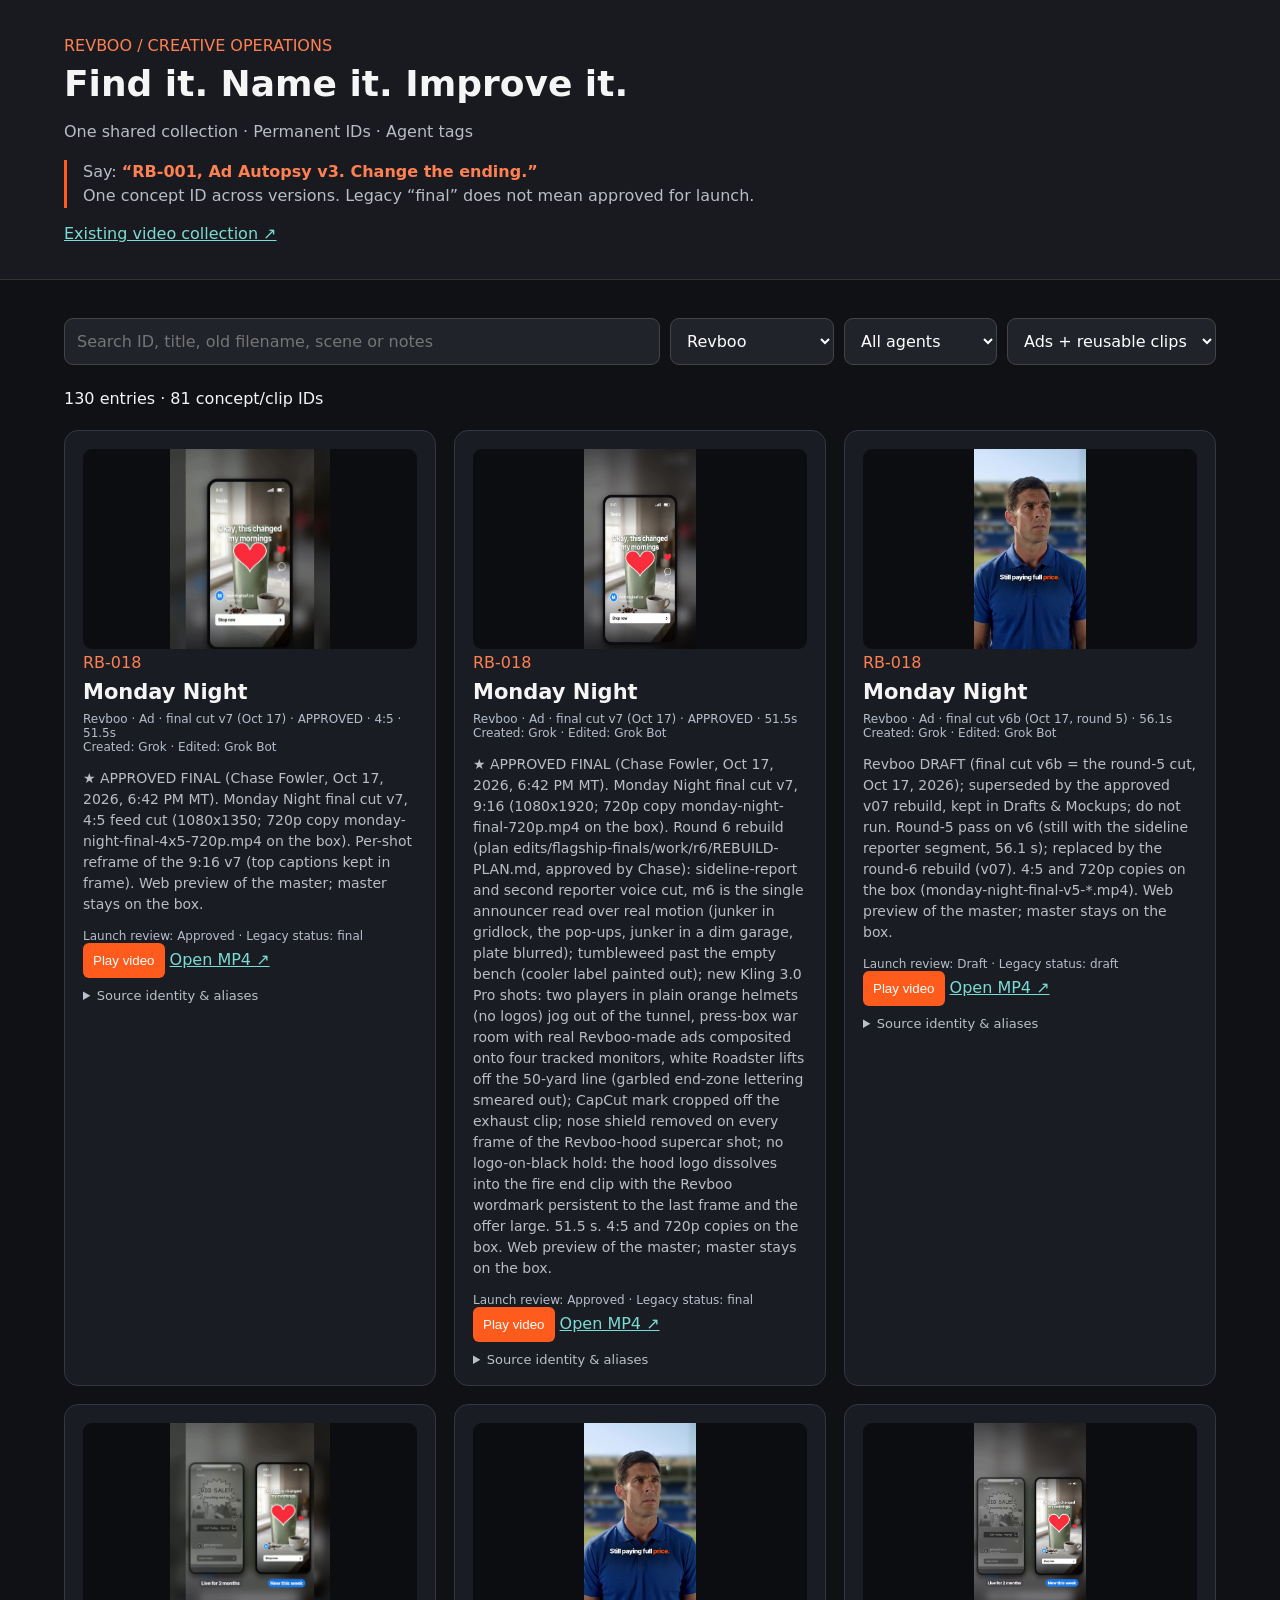
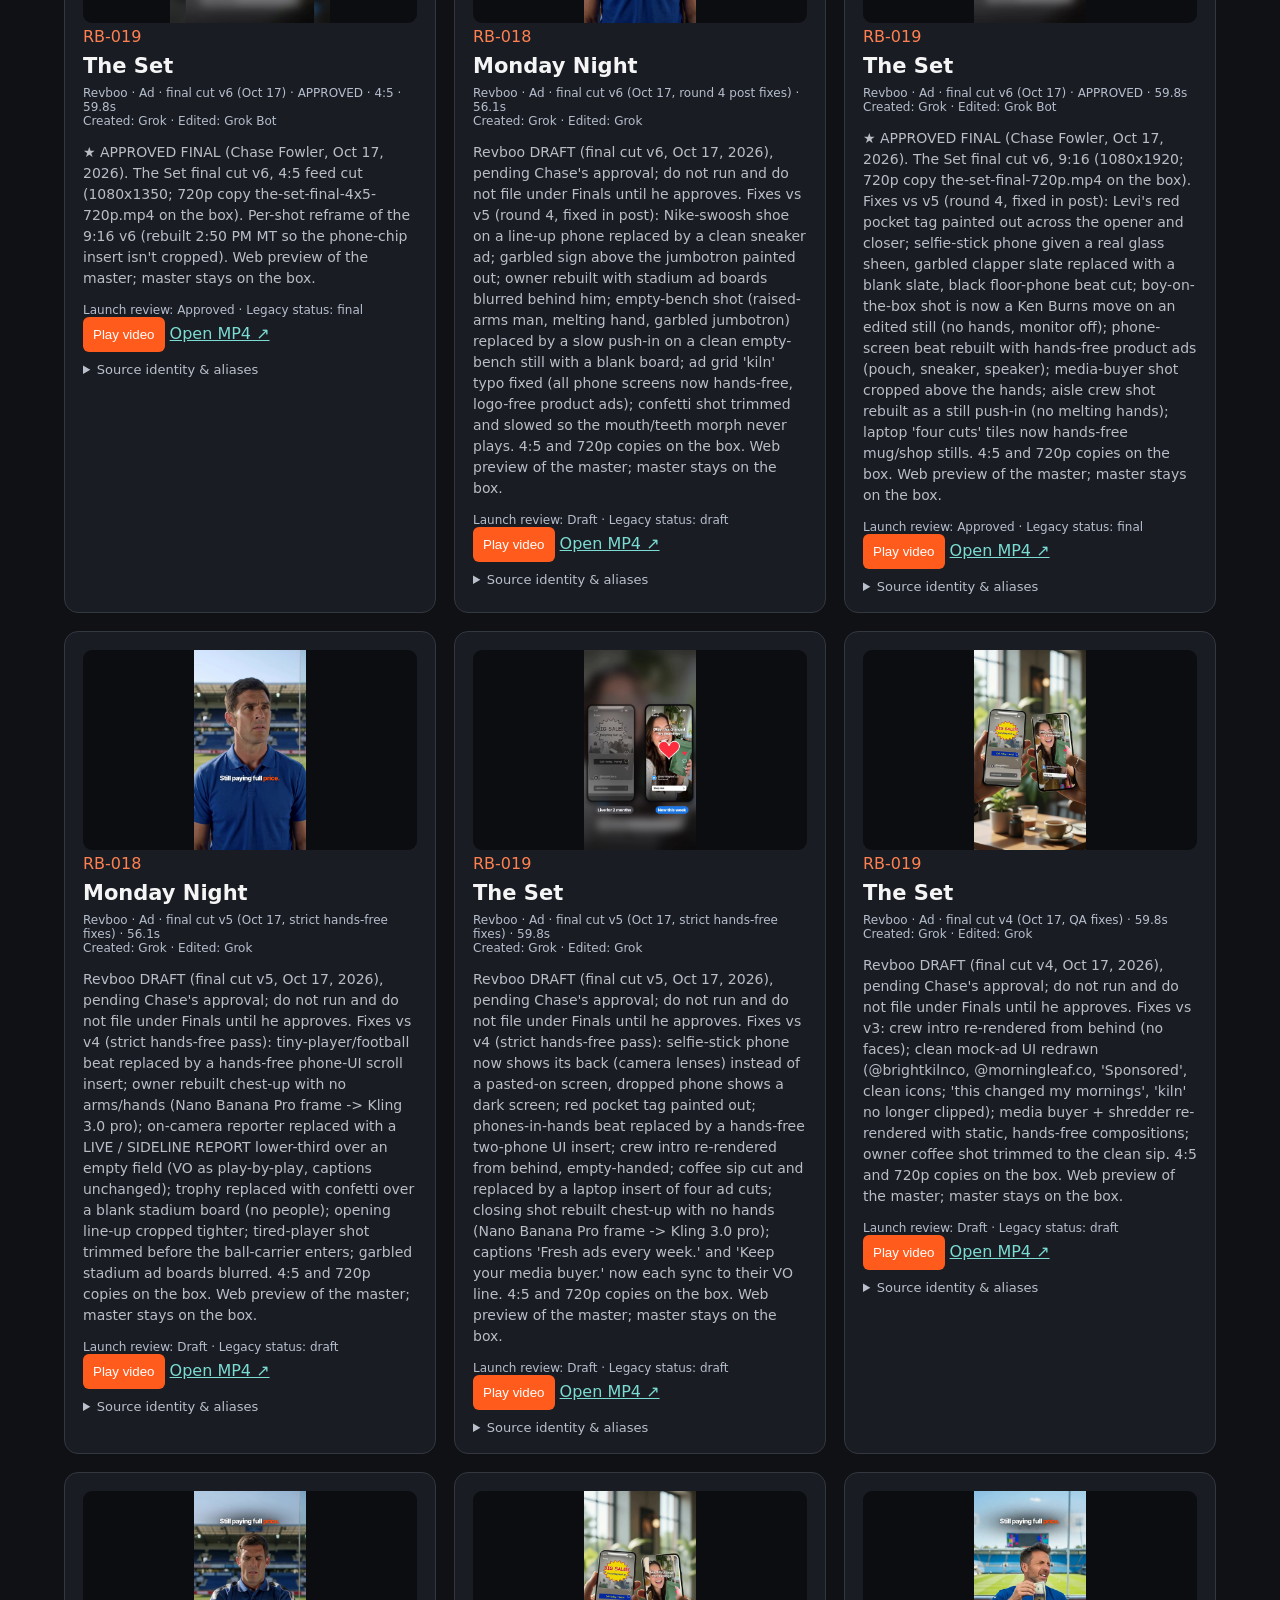
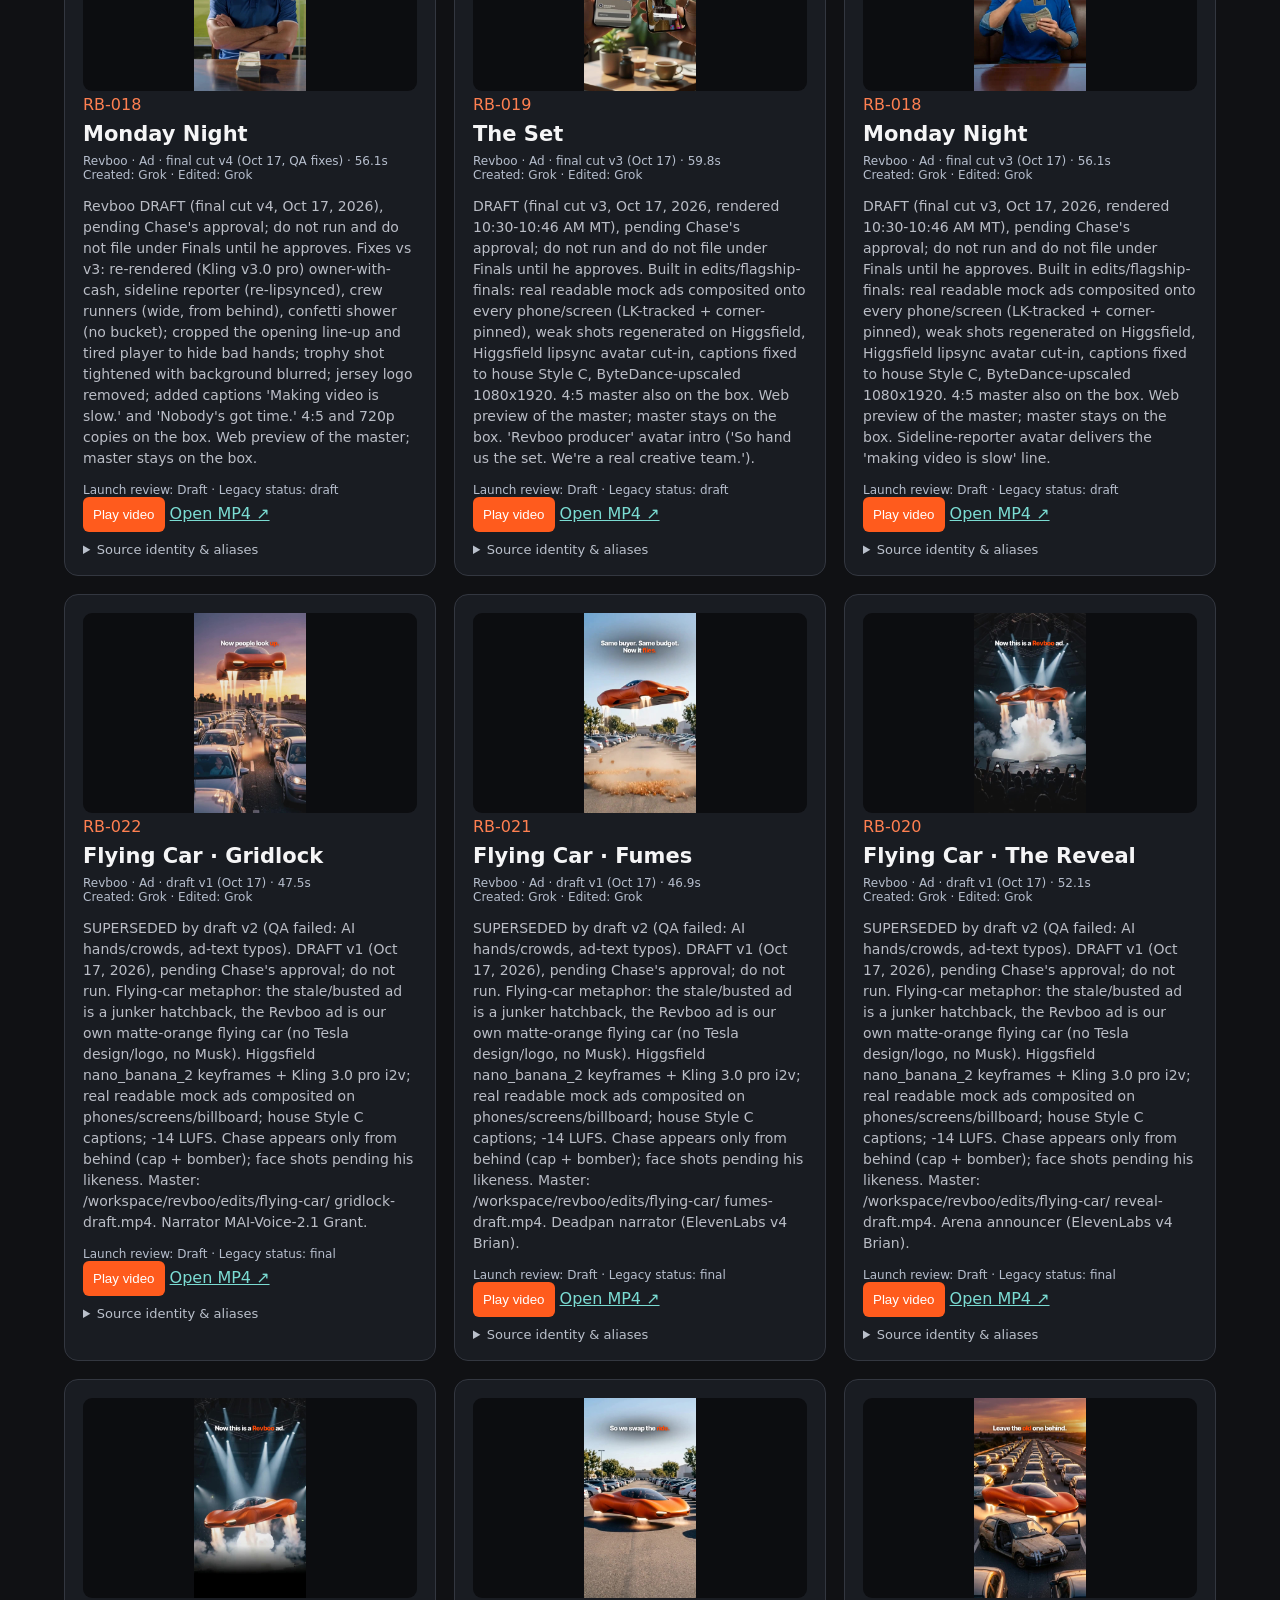
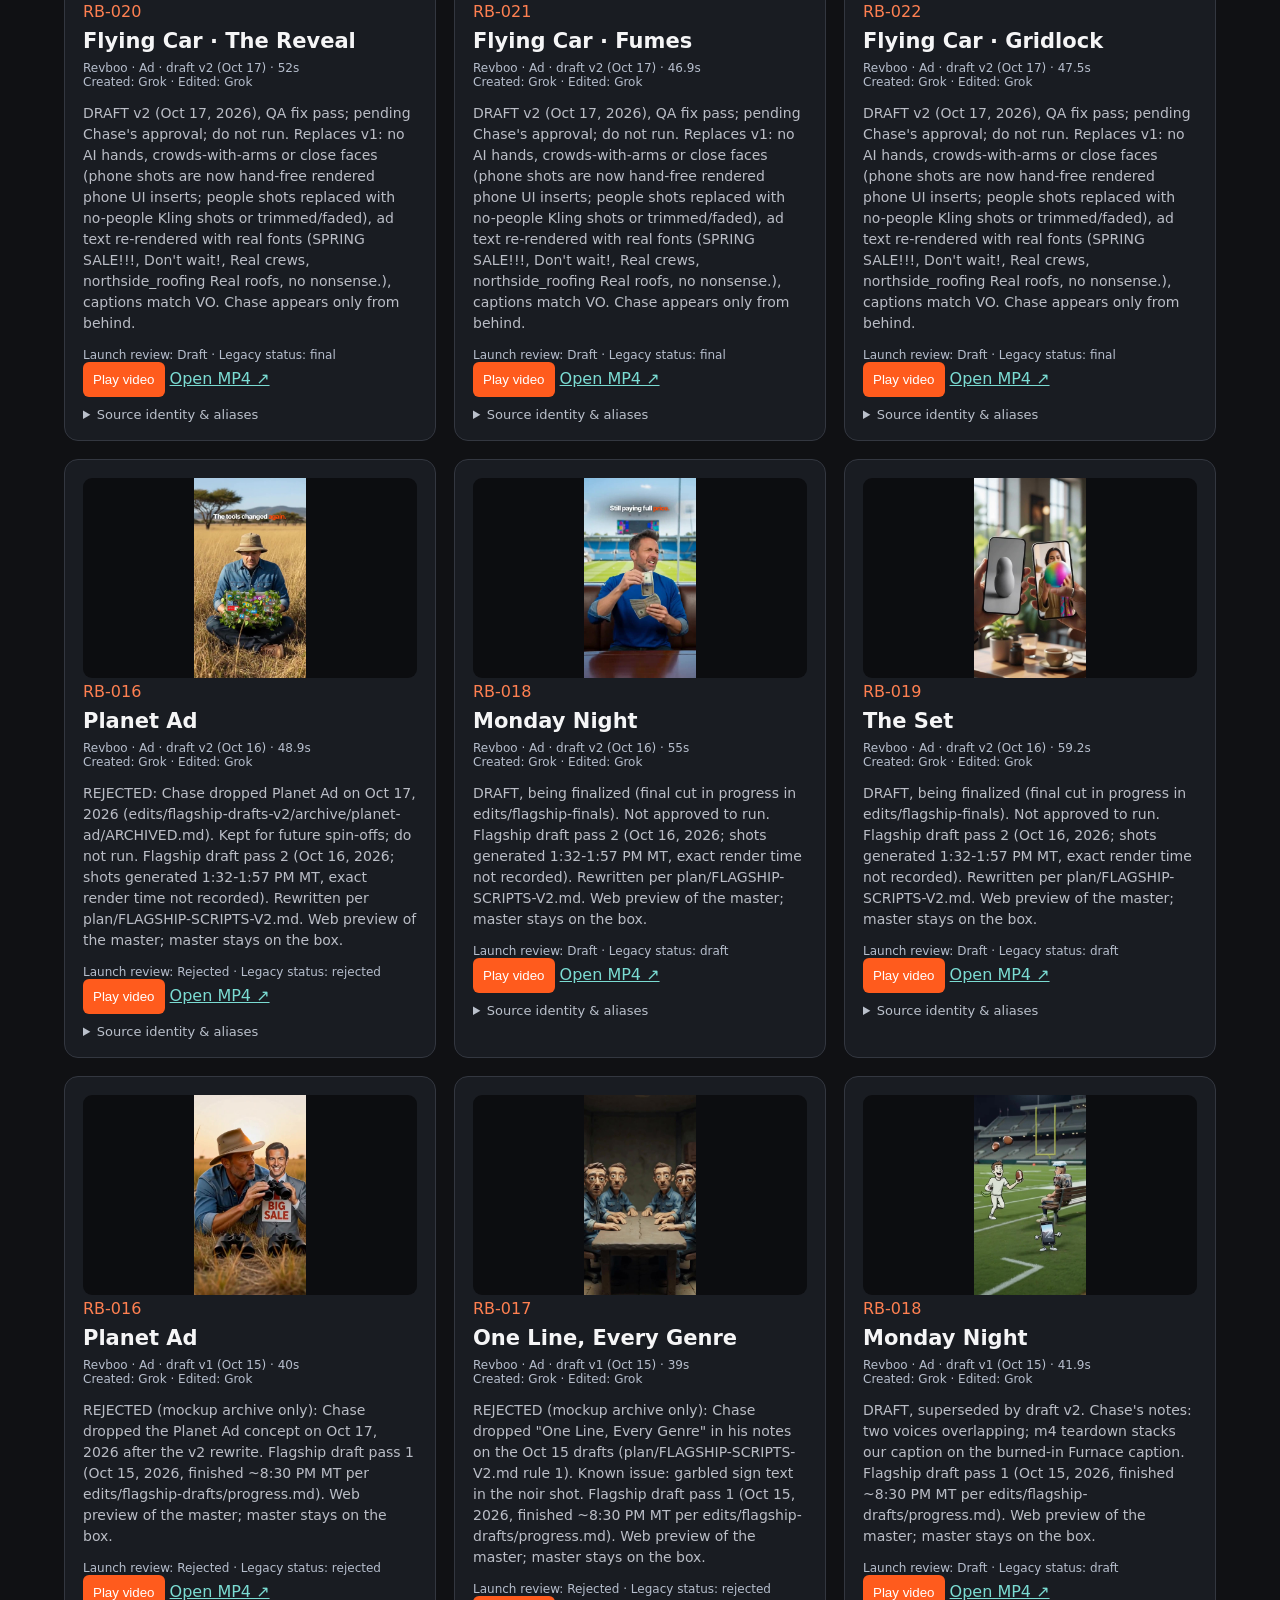
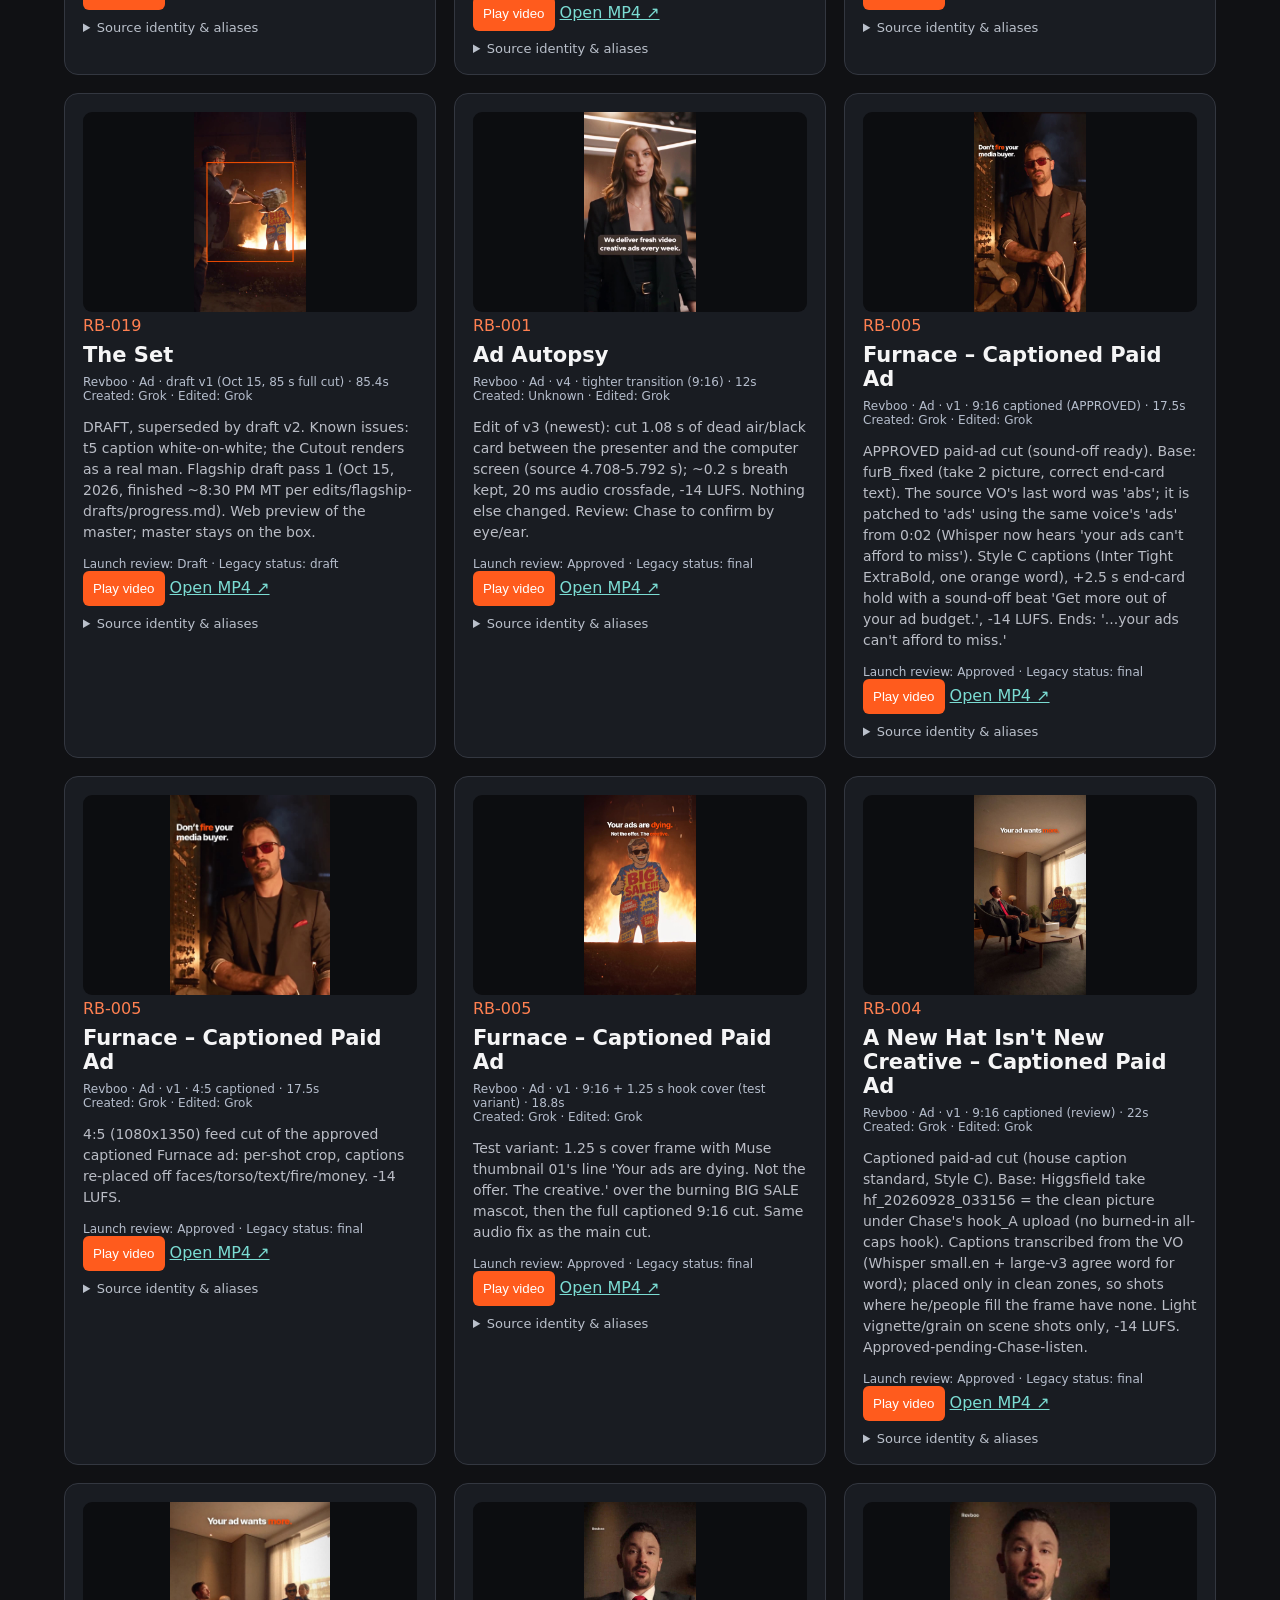
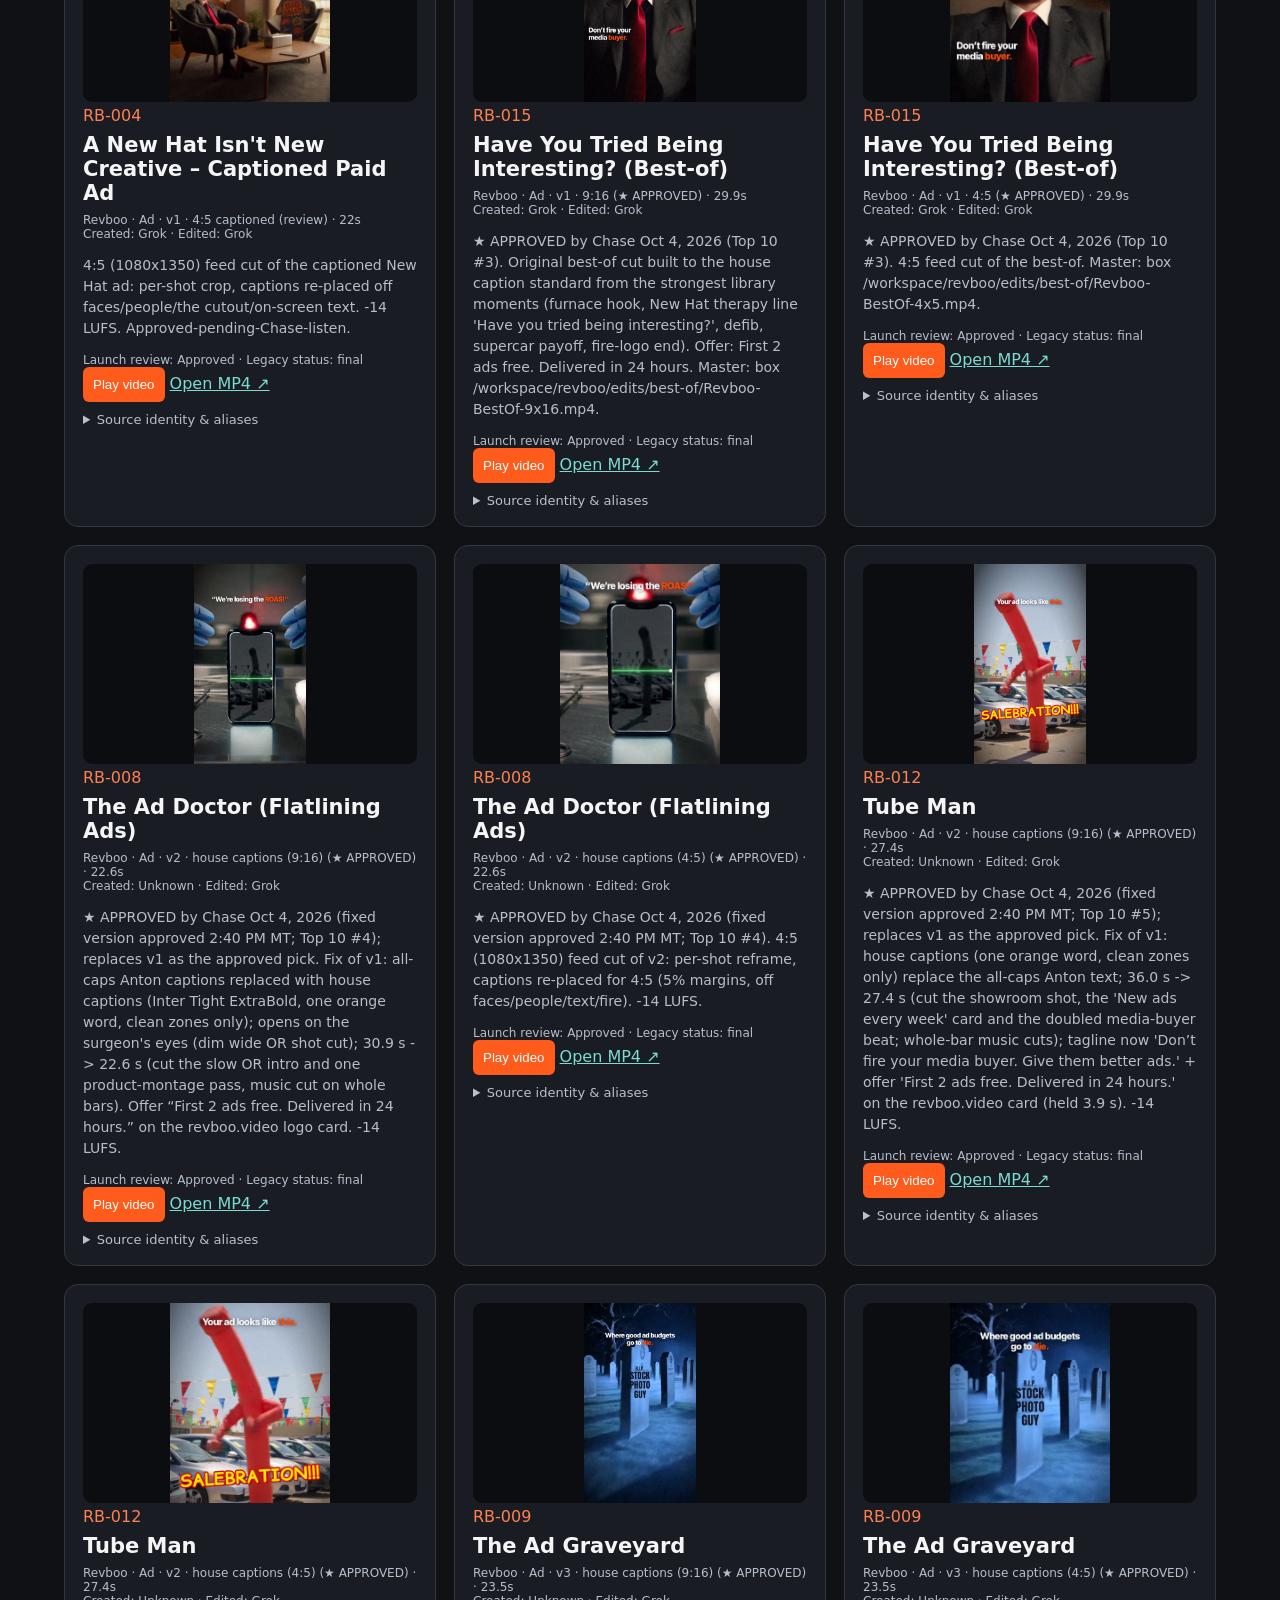
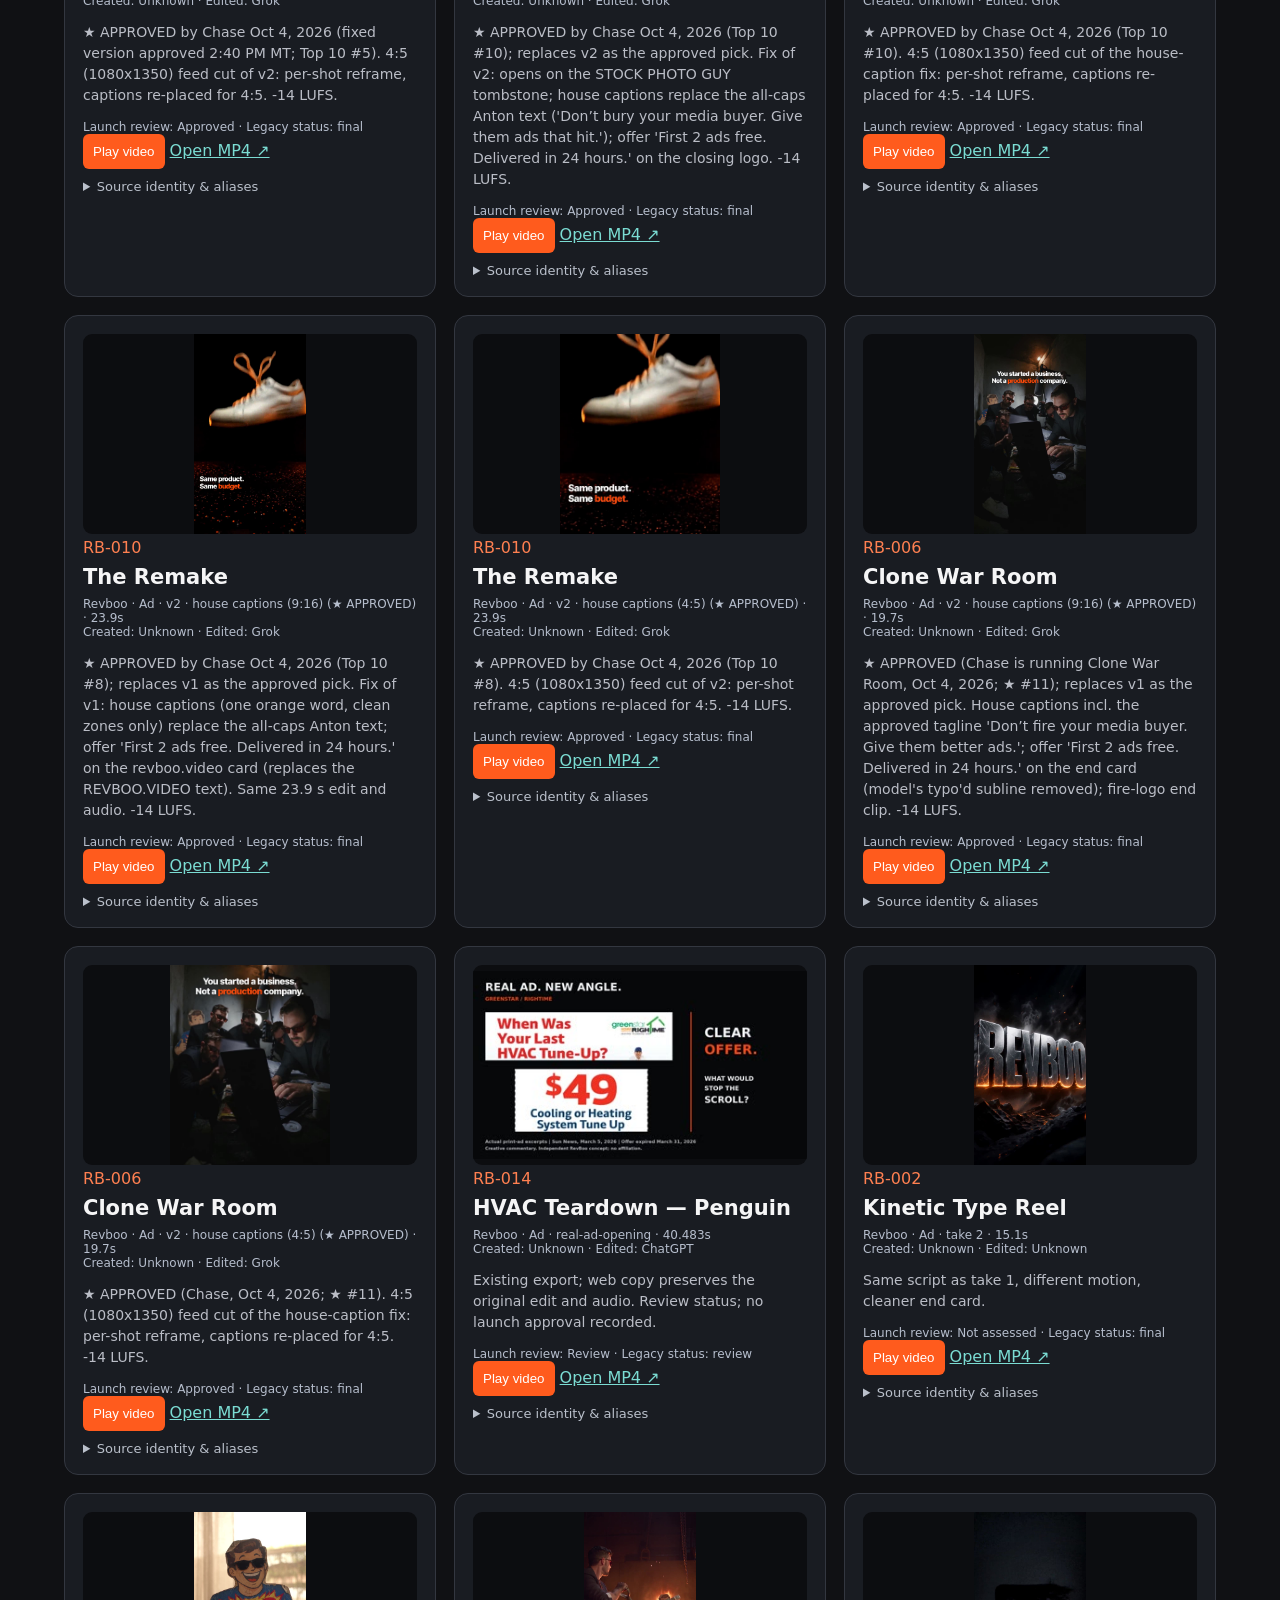
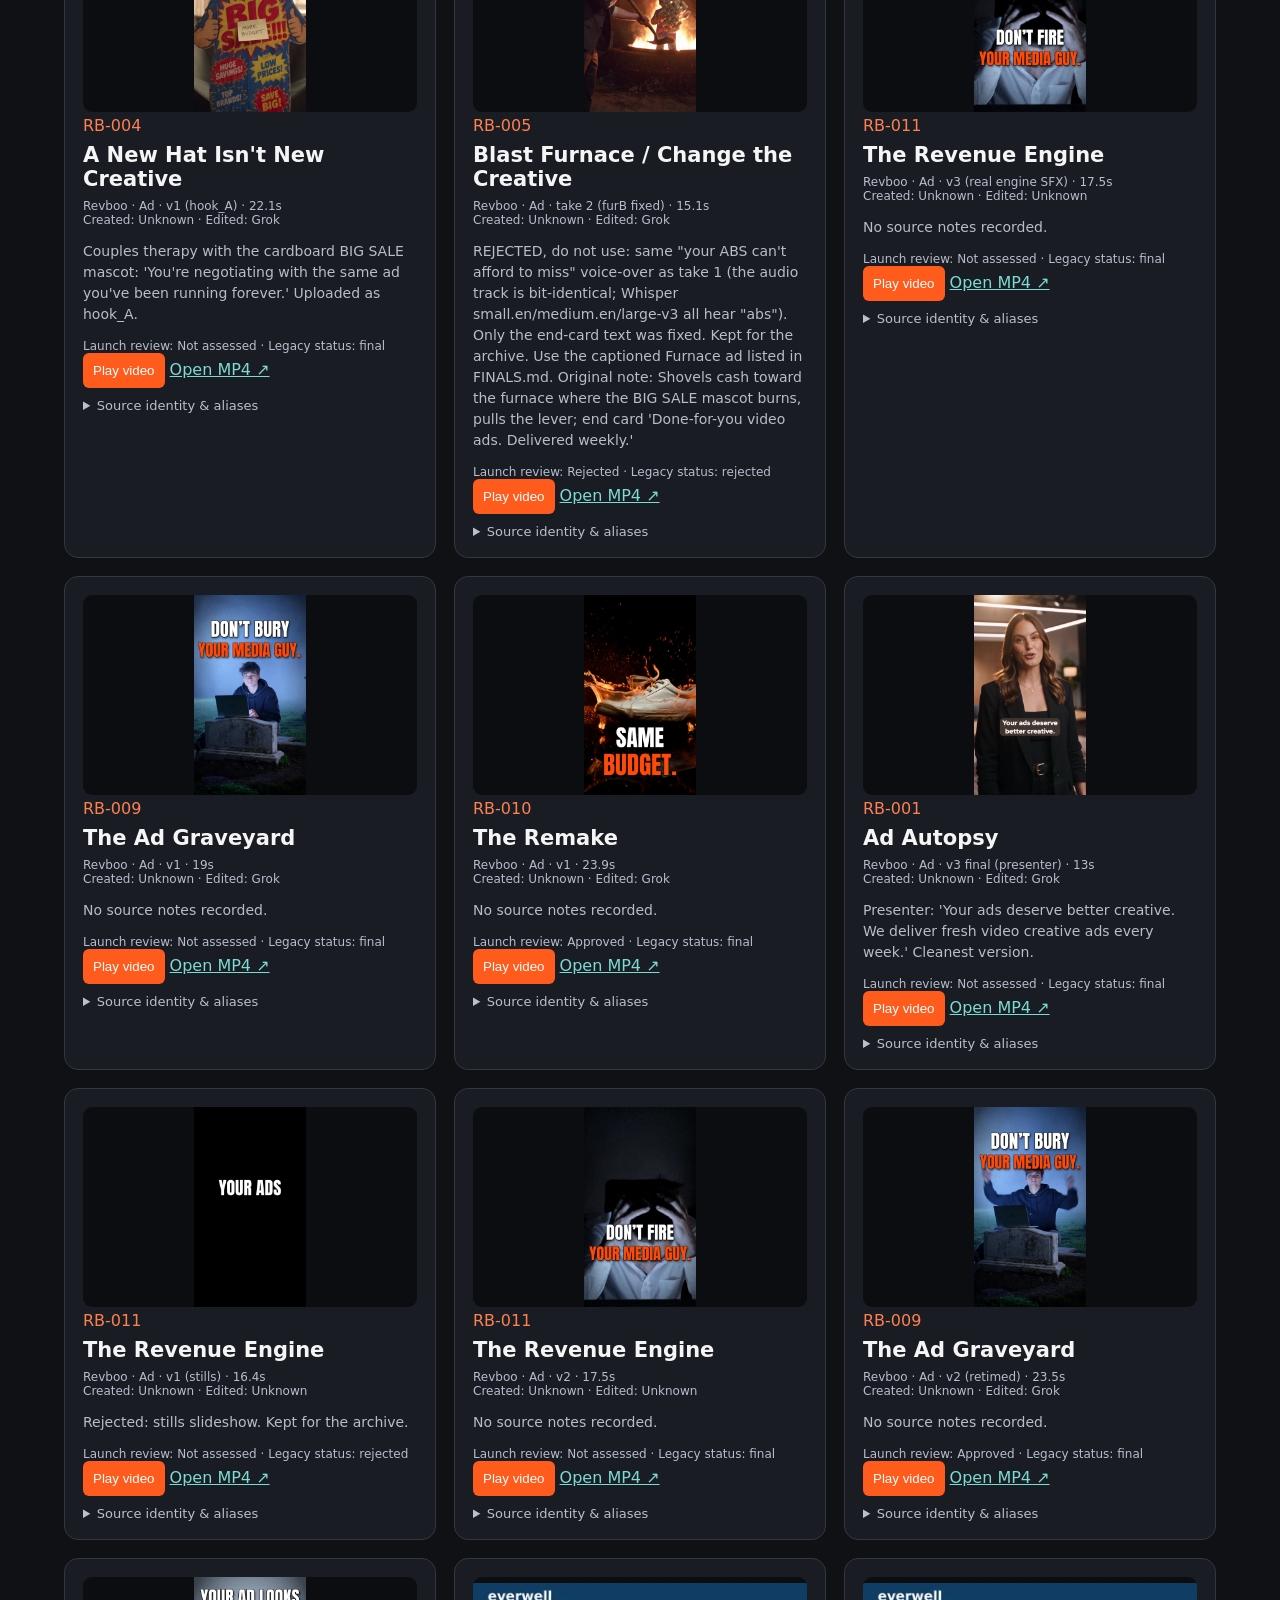
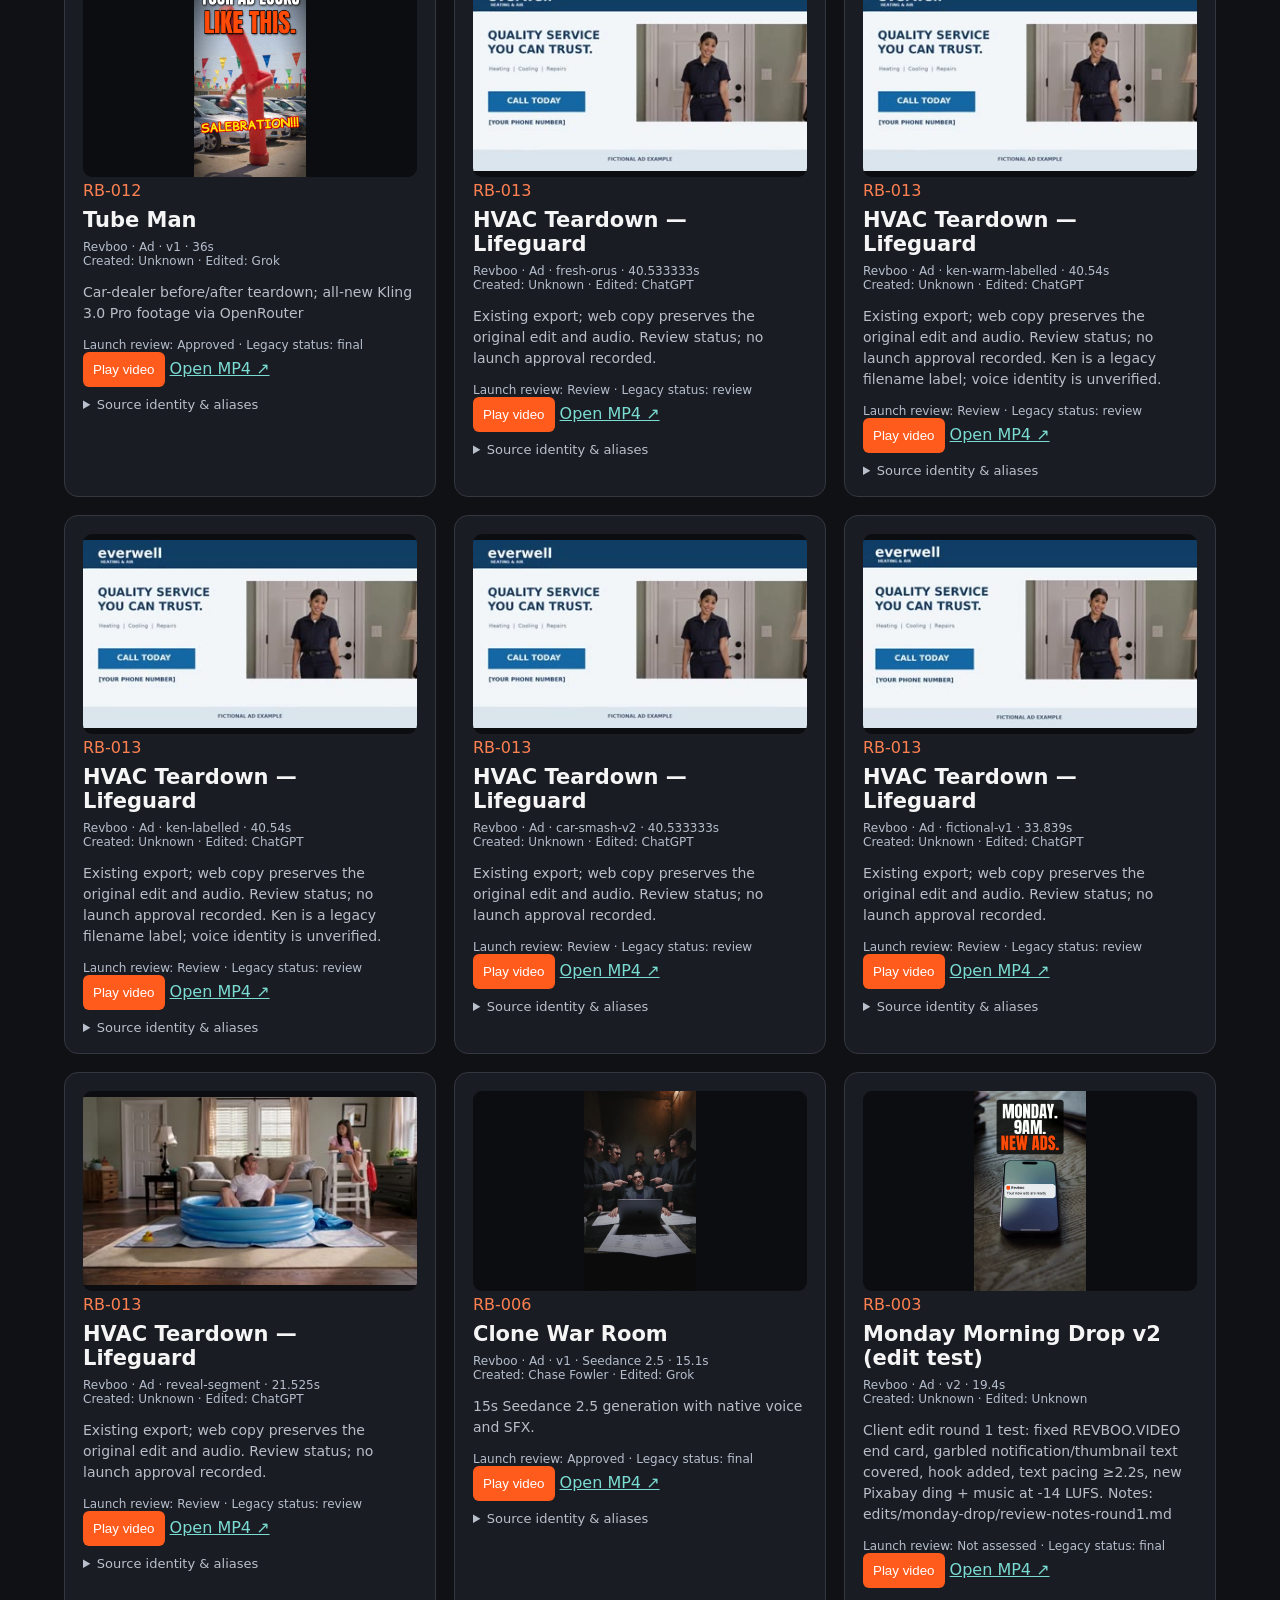
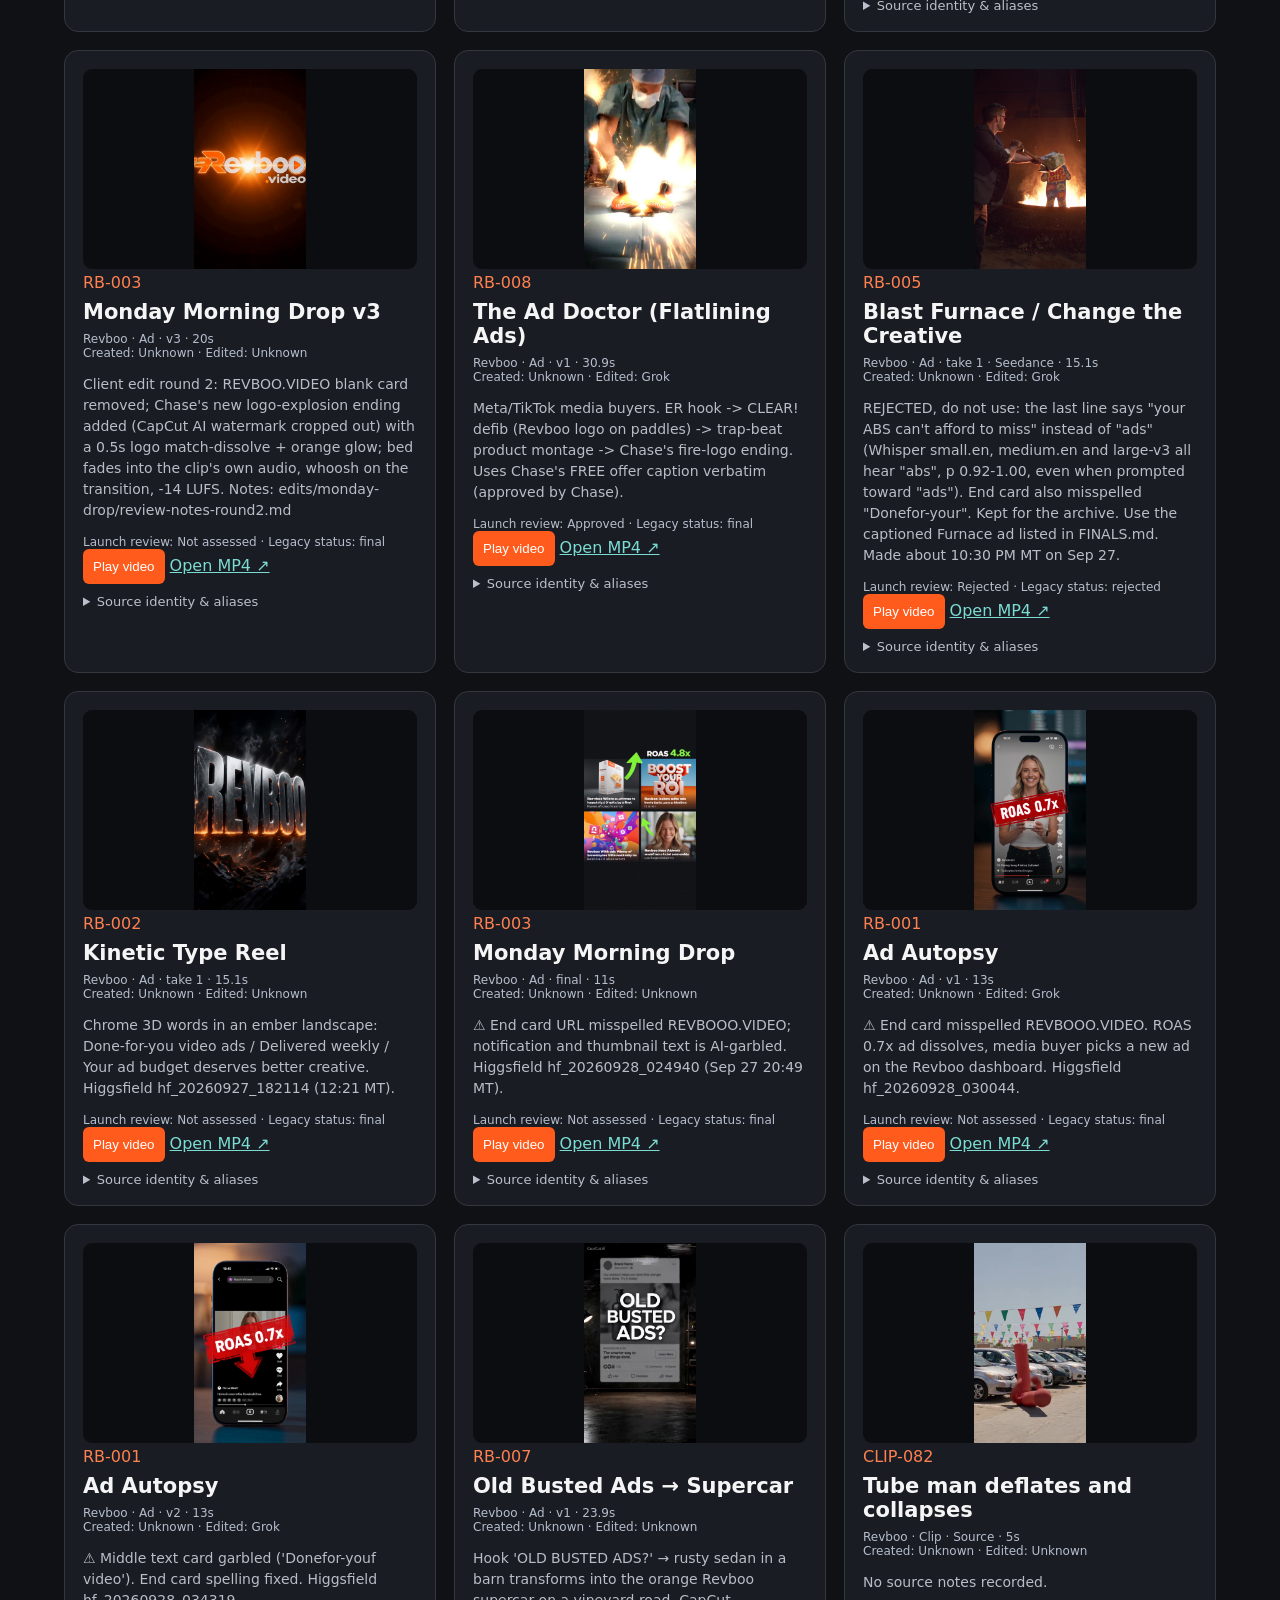
<file: agents.html>
<!doctype html><html><head><meta charset="utf-8"><meta name="viewport" content="width=device-width,initial-scale=1"><title>RevBoo · Creative catalog</title><style>
*{box-sizing:border-box}body{margin:0;background:#101114;color:#f5f5f6;font:16px system-ui}header{padding:36px max(22px,5vw);background:#181a20;border-bottom:1px solid #333}h1{font-size:36px;margin:8px 0}p{color:#babdc6;line-height:1.5}strong,.id{color:#ff8051}main{padding:24px max(22px,5vw)}.controls{display:flex;gap:10px;flex-wrap:wrap;position:sticky;top:0;background:#101114;padding:14px 0;z-index:1}input,select{padding:12px;border-radius:9px;border:1px solid #444;background:#20232a;color:white;font:inherit}input{flex:1;min-width:240px}.grid{display:grid;grid-template-columns:repeat(auto-fill,minmax(280px,1fr));gap:18px}.card{padding:18px;border:1px solid #333740;border-radius:14px;background:#191c22}img{width:100%;height:200px;object-fit:contain;background:#0c0d10;border-radius:9px}h2{font-size:21px;margin:8px 0}.tag{font-size:12px;color:#b6becd}.note{font-size:14px}a{color:#7bdcd3}.button{display:inline-block;padding:10px;background:#ff5b1d;border-radius:6px;color:#fff;text-decoration:none;margin:8px 0}details{margin-top:10px;font-size:13px;color:#bac0cb;overflow-wrap:anywhere}#count{margin:10px 0 22px}.hint{border-left:3px solid #ff5b1d;padding-left:16px}video{width:100%;max-height:75vh}dialog{background:#15171c;color:white;border:1px solid #555;border-radius:12px;max-width:650px;width:90%}button{cursor:pointer;padding:10px;background:#ff5b1d;color:white;border:0;border-radius:6px}
</style></head><body><header><div class="id">REVBOO / CREATIVE OPERATIONS</div><h1>Find it. Name it. Improve it.</h1><p>One shared collection · Permanent IDs · Agent tags</p><p class="hint">Say: <strong>“RB-001, Ad Autopsy v3. Change the ending.”</strong><br>One concept ID across versions. Legacy “final” does not mean approved for launch.</p><a href="https://cryptouprise.github.io/revboo-library/">Existing video collection ↗</a></header><main><div class="controls"><input id="q" placeholder="Search ID, title, old filename, scene or notes"><select id="brand"><option value="">All collections</option></select><select id="agent"><option value="">All agents</option></select><select id="kind"><option value="">Ads + reusable clips</option><option>Ad</option><option>Clip</option></select></div><div id="count"></div><div id="grid" class="grid"></div></main><dialog id="player"><button id="close">Close</button><h2 id="ptitle"></h2><video id="video" controls playsinline></video></dialog><script>async function main(){
const [manifest, registry]=await Promise.all([fetch('manifest.json').then(r=>{if(!r.ok)throw Error('Manifest unavailable');return r.json()}),fetch('catalog/registry.json').then(r=>{if(!r.ok)throw Error('Registry unavailable');return r.json()})]);
const refs=new Map();registry.concepts.forEach(c=>c.assets.forEach(id=>refs.set(id,c)));
const DATA={assets:[...manifest.finals.map(a=>({...a,kind:'Ad'})),...manifest.clips.map(a=>({...a,kind:'Clip',title:a.name}))].map(a=>{const c=refs.get(a.id)||{};const r=registry.revision_records[a.id]||{};return {...a,concept_id:c.concept_id||'Unregistered',created_by:r.created_by||c.created_by||'Unknown',last_edited_by:r.last_edited_by||c.last_edited_by||'Unknown',agent_tags:r.agent_tags||c.agent_tags||[],history:r.history||c.history||[],version:a.version||'Source',launch_status:r.status||'Not assessed',aliases:c.aliases||[],poster:a.poster}})};
const assets=DATA.assets;const $=id=>document.getElementById(id);const esc=s=>String(s??'').replace(/[&<>"']/g,c=>({'&':'&amp;','<':'&lt;','>':'&gt;','"':'&quot;',"'":'&#39;'}[c]));
[...new Set(assets.map(a=>a.brand))].sort().forEach(b=>{let o=document.createElement('option');o.value=b;o.textContent=b;$('brand').append(o)});$('brand').value='Revboo';[...new Set(assets.flatMap(a=>[a.created_by,a.last_edited_by,...a.agent_tags]))].sort().forEach(name=>{let o=document.createElement('option');o.value=name;o.textContent=name;$('agent').append(o)});
function draw(){let q=$('q').value.toLowerCase();let rows=assets.filter(a=>(!$('brand').value||a.brand===$('brand').value)&&(!$('kind').value||a.kind===$('kind').value)&&(!$('agent').value||[a.created_by,a.last_edited_by,...a.agent_tags].includes($('agent').value))&&JSON.stringify([a.concept_id,a.title,a.aliases,a.note,a.version,a.categories]).toLowerCase().includes(q));$('count').textContent=rows.length+' entries · '+new Set(rows.map(a=>a.concept_id)).size+' concept/clip IDs';$('grid').innerHTML=rows.map(a=>`<article class="card">${a.poster?`<img loading="lazy" src="https://cryptouprise.github.io/revboo-library/${esc(a.poster)}" alt="${esc(a.title)}">`:''}<div class="id">${esc(a.concept_id)}</div><h2>${esc(a.title)}</h2><div class="tag">${esc(a.brand)} · ${esc(a.kind)} · ${esc(a.version||'Source')} · ${esc(a.duration)}s</div><div class="tag">Created: ${esc(a.created_by)} · Edited: ${esc(a.last_edited_by)}</div><p class="note">${esc(a.note||'No source notes recorded.')}</p><div class="tag">Launch review: ${esc(a.launch_status)} · Legacy status: ${esc(a.status||'unspecified')}</div>${a.video?`<button class="play" data-id="${esc(a.id)}">Play video</button> <a href="${esc(a.video)}" target="_blank" rel="noopener">Open MP4 ↗</a>`:'<p>Private saved cut. Request by this concept ID.</p>'}<details><summary>Source identity & aliases</summary><p>${esc(a.id)}</p><p>${esc((a.aliases||[]).join(' • '))}</p><p>${esc(a.library_file_id||'Repository release reference')}</p><p>${esc(JSON.stringify(a.history))}</p></details></article>`).join('');document.querySelectorAll('.play').forEach(b=>b.onclick=()=>{let a=assets.find(a=>a.id===b.dataset.id);$('ptitle').textContent=a.concept_id+' · '+a.title;$('video').src=a.video;$('player').showModal();$('video').play().catch(()=>{})})};['q','brand','kind','agent'].forEach(id=>$(id).addEventListener('input',draw));$('close').onclick=()=>{$('video').pause();$('video').removeAttribute('src');$('player').close()};$('player').addEventListener('cancel',()=>{$('video').pause()});draw();} main().catch(e=>{document.getElementById("count").textContent="Catalog could not load: "+e.message});</script></body></html>
</file>
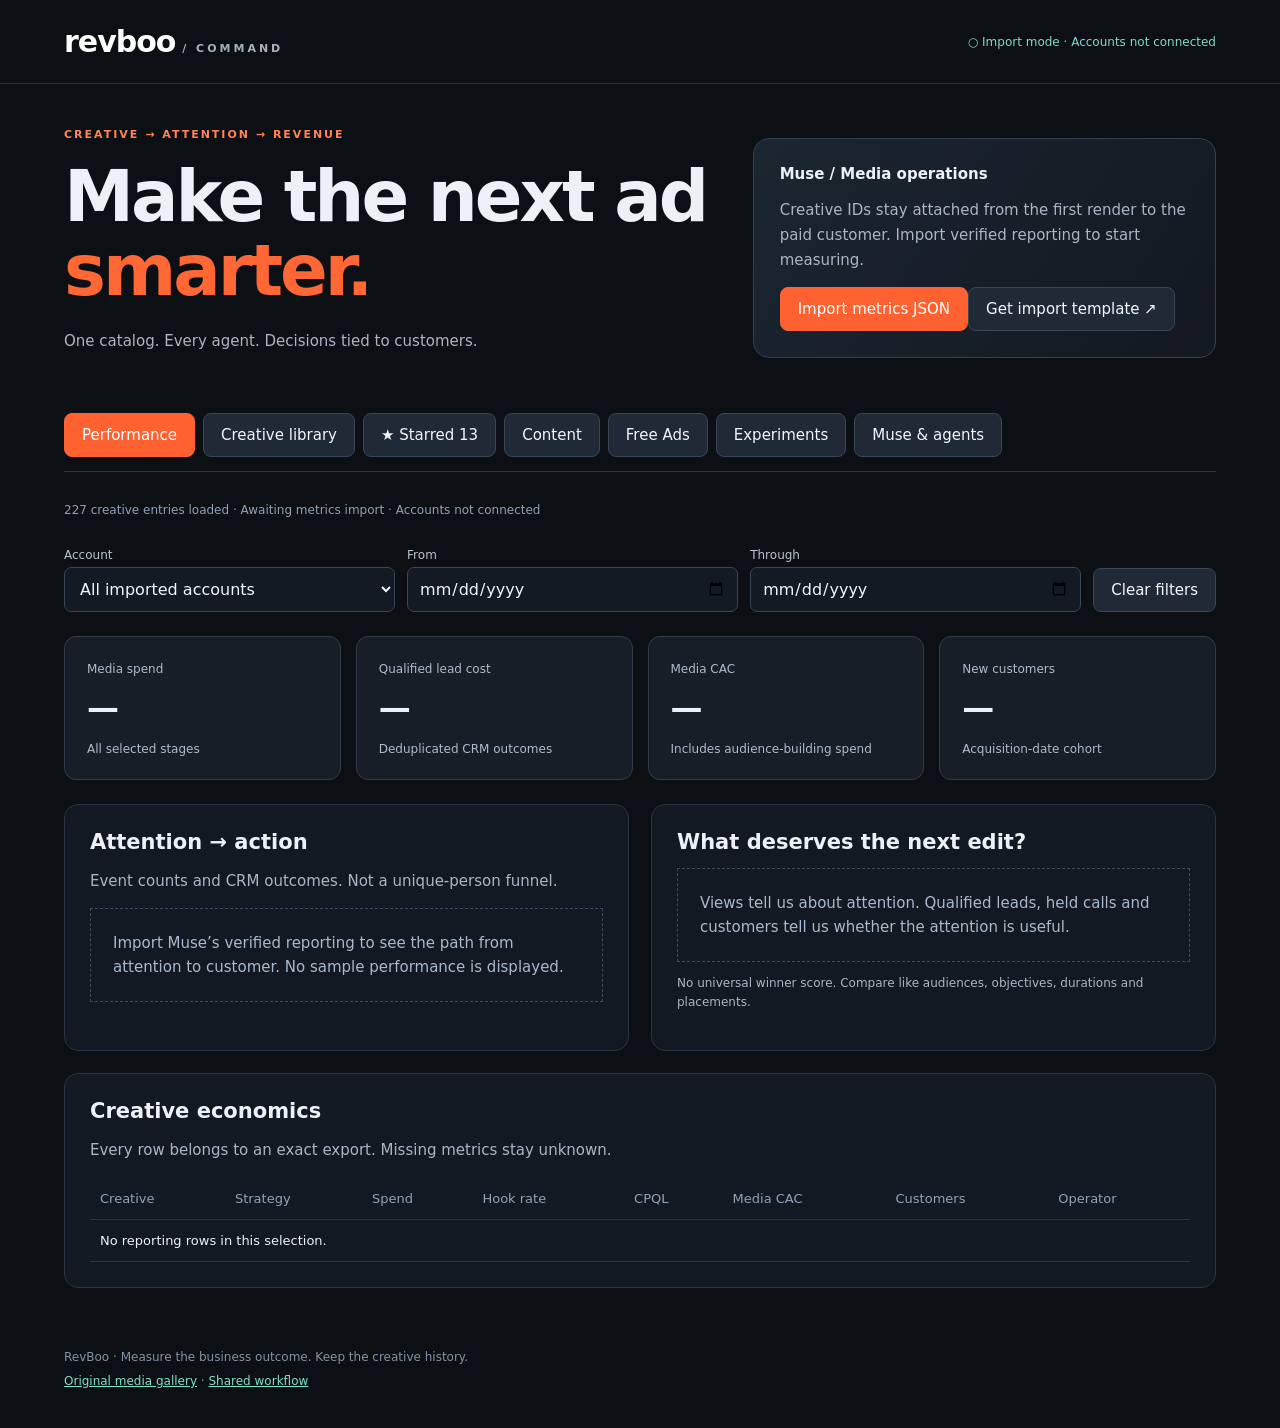
<file: command.html>
<!doctype html><html lang="en"><head><meta charset="utf-8"><meta name="viewport" content="width=device-width,initial-scale=1"><meta name="robots" content="noindex"><title>RevBoo · Creative Command</title><link rel="stylesheet" href="tools/command.css?v=shortlist-v2"></head><body>
<header><a class="wordmark" href="command.html">revboo<span> / COMMAND</span></a><div class="connection">○ Import mode · Accounts not connected</div></header>
<main><div class="hero"><div><div class="eyebrow">CREATIVE → ATTENTION → REVENUE</div><h1>Make the next ad<br><em>smarter.</em></h1><p>One catalog. Every agent. Decisions tied to customers.</p></div><div class="hero-note"><b>Muse / Media operations</b><p>Creative IDs stay attached from the first render to the paid customer. Import verified reporting to start measuring.</p><label class="primary">Import metrics JSON<input id="import" type="file" accept=".json,application/json" hidden></label><button id="template">Get import template ↗</button></div></div>
<nav aria-label="Dashboard sections"><button data-tab="overview" class="active">Performance</button><button data-tab="creative">Creative library</button><button id="favorites">★ Starred <span id="favorite-count">0</span></button><button id="content-library">Content</button><button id="free-ads">Free Ads</button><button data-tab="testing">Experiments</button><button data-tab="muse">Muse & agents</button></nav>
<div id="error" role="alert"></div><div id="status" aria-live="polite">Loading creative registry…</div>
<section id="overview" class="tab"><div class="filters"><label>Account<select id="account"><option value="">All imported accounts</option></select></label><label>From<input id="from" type="date"></label><label>Through<input id="to" type="date"></label><button id="reset">Clear filters</button></div><div id="kpis" class="kpis"></div><div class="columns"><article class="panel"><h2>Attention → action</h2><p>Event counts and CRM outcomes. Not a unique-person funnel.</p><div id="funnel"></div></article><article class="panel"><h2>What deserves the next edit?</h2><div id="diagnostics"></div><p class="small">No universal winner score. Compare like audiences, objectives, durations and placements.</p></article></div><article class="panel"><h2>Creative economics</h2><p>Every row belongs to an exact export. Missing metrics stay unknown.</p><div class="scroll"><table><thead><tr><th>Creative</th><th>Strategy</th><th>Spend</th><th>Hook rate</th><th>CPQL</th><th>Media CAC</th><th>Customers</th><th>Operator</th></tr></thead><tbody id="economics"></tbody></table></div></article></section>
<section id="creative" class="tab" hidden><div class="filters"><label>Search<input id="search" placeholder="RB-001, furnace, old filename…"></label><label>Collection<select id="collection"><option value="">All collections</option></select></label><label>Agent tag<select id="agent"><option value="">All agents</option></select></label><label>Purpose<select id="purpose"><option value="">All work</option><option value="RevBoo Ads">RevBoo Ads</option><option value="Content">Content</option><option value="Free Ads">Free Ads</option></select></label><label>Kind<select id="kind"><option value="">Ads and clips</option><option value="ad">Ads</option><option value="clip">Clips</option></select></label></div><p>One card per concept. Choose a version, then play it or request an edit. Search matches a version and keeps its whole family together.</p><div class="shortlist-toolbar"><label>View<select id="favorite-view"><option value="all">All creatives</option><option value="starred">Starred only</option></select></label><label>Order<select id="creative-order"><option value="starred">Starred first</option><option value="catalog">Catalog order</option></select></label><button id="copy-shortlist" class="primary">Copy shortlist for any AI</button><button id="download-shortlist">Download shortlist</button><label class="upload-button">Import shortlist<input id="import-shortlist" type="file" accept=".json,application/json" hidden></label></div><p class="small">Stars and notes save in this browser. Copy or download your shortlist to share it with another AI or device. An agent can sync the shared shortlist to GitHub. A star is a preference, not launch approval.</p><p id="shortlist-state" role="status" aria-live="polite"></p><p id="creative-count"></p><div id="cards" class="cards"></div></section>
<section id="testing" class="tab" hidden><div class="section-title"><h2>Test the route to a customer.</h2><span class="badge">PLANNED · NOT RUNNING</span></div><div class="columns"><article class="panel"><div class="eyebrow">A / DIRECT RESPONSE</div><h3>Offer first.</h3><p>Relevant prospecting creative → first two free ads → qualified request → held call → customer.</p><p>Use the business-outcome objective available in the account. Keep audience, offer and measurement window comparable.</p></article><article class="panel"><div class="eyebrow">B / VIDEO + FOLLOW-UP</div><h3>Earn attention. Then prove it.</h3><p>Prospecting video → eligible viewer audience → specific proof or process creative → same offer.</p><p>Count <b>both</b> audience-building and retargeting spend. A cheap retargeting CPL alone cannot establish that B wins.</p></article></div><article class="panel"><h2>Observed strategy comparison</h2><div id="strategy"></div><p class="small">Directional totals, not causal lift. Randomized split/holdout and mature outcomes are needed to separate incremental impact from people who would convert anyway.</p></article><div class="columns"><article class="panel"><h2>Audience candidates</h2><ul><li>10-second viewers, if available in the account.</li><li>ThruPlay or 50% / 75% viewers of comparable-length ads.</li><li>Recent site visitors with a relevant next-step message.</li></ul><p>Verify actual options, exclusions, audience size and expansion settings in Ads Manager. Start with a manageable recent window; avoid splitting a small audience into many ad sets.</p><p class="small">ThruPlay is not always 15 seconds: shorter videos may qualify on near-completion. <a href="https://www.facebook.com/business/help/2051461368219124">Meta definition ↗</a></p></article><article class="panel"><h2>Earn a decision</h2><ol><li>Choose the question and success metric before spend.</li><li>Verify tracking and exact creative-to-ad mapping.</li><li>Set the approved budget and acceptable acquisition cost.</li><li>Wait for conversion lag; inspect qualified outcomes.</li><li>Record Keep / Edit / Pause / Inconclusive with evidence.</li></ol><p>No automated campaign actions or budget changes from this dashboard.</p></article></div></section>
<section id="muse" class="tab" hidden><div class="columns"><article class="panel"><h2>Muse’s handoff</h2><p><b>Role:</b> Ads operations & analytics<br><b>Connection:</b> Not connected<br><b>Input:</b> Registered creative + approved campaign brief<br><b>Output:</b> Exact platform IDs, daily totals, CRM outcomes, decision log</p><a href="docs/MUSE_ANALYTICS.md">Measurement contract ↗</a><p>Metrics imports stay in this browser’s memory. Nothing is sent to GitHub or an ad platform. Reloading clears data; export a private copy if needed.</p><button id="export">Export private workspace JSON</button></article><article class="panel"><h2>One team, clear attribution</h2><p>Created by · Last edited by · Operated by</p><div class="tags"><span>ChatGPT</span><span>Claude</span><span>Grok</span><span>Muse</span><span>Any other AI</span><span>Human</span></div><p>Model/version is recorded separately. Legacy work is Unknown unless evidence identifies its creator.</p><a href="docs/AGENT_HANDOFF_PROMPT.txt">Copy the shared agent instructions ↗</a></article></div><article class="panel"><h2>Decision log</h2><form id="decision"><div class="filters"><label>Agent<input id="log-agent" value="Muse" required></label><label>Creative ID<input id="log-asset" placeholder="ad-autopsy-v3" required></label><label>Decision<select id="log-action"><option>Inconclusive</option><option>Keep testing</option><option>Edit creative</option><option>Recommend pause</option><option>Recommend scale</option></select></label></div><label>Evidence and next step<textarea id="log-note" required placeholder="Window, sample size, qualified outcomes, hypothesis, budget request and approvals…"></textarea></label><button class="primary">Save local note</button></form><div id="logs"></div><p class="small">Notes are local session records, not shared or executed campaign instructions.</p></article></section>
<footer>RevBoo · Measure the business outcome. Keep the creative history.<br><a href="https://cryptouprise.github.io/revboo-library/">Original media gallery</a> · <a href="docs/AGENT_WORKFLOW.md">Shared workflow</a></footer></main><dialog id="player"><button id="close">Close</button><h2 id="play-title"></h2><video id="video" controls playsinline></video><button id="edit-playing" class="primary">Request edit at this moment</button></dialog><dialog id="editor" aria-labelledby="edit-title"><button id="edit-close">Close</button><h2 id="edit-title"></h2><p id="edit-source"></p><p>Copy this request to any agent. It is not sent automatically.</p><label>Timestamp or range<input id="edit-time" placeholder="00:04–00:07, or whole video"></label><label>What should change?<textarea id="edit-change" placeholder="Replace the last line with: First two ads are on us."></textarea></label><label>What should stay?<input id="edit-keep" value="Everything else unchanged."></label><details><summary>Full request</summary><textarea id="edit-brief" readonly aria-label="Full edit request"></textarea></details><div class="card-actions"><button id="copy-brief" class="primary">Copy edit request</button><button id="download-brief">Download request</button></div><p id="copy-state" role="status"></p></dialog><dialog id="shortlist-dialog" aria-labelledby="shortlist-title"><button id="shortlist-close">Close</button><h2 id="shortlist-title">Copy your shortlist</h2><p>Select and copy the brief below, then paste it into any AI.</p><textarea id="share-brief" readonly aria-label="Shortlist for any AI" style="min-height:300px"></textarea></dialog><script src="tools/metrics.js"></script><script src="tools/shortlist.js?v=shortlist-v2"></script><script src="tools/command.js?v=shortlist-v2"></script></body></html>
</file>
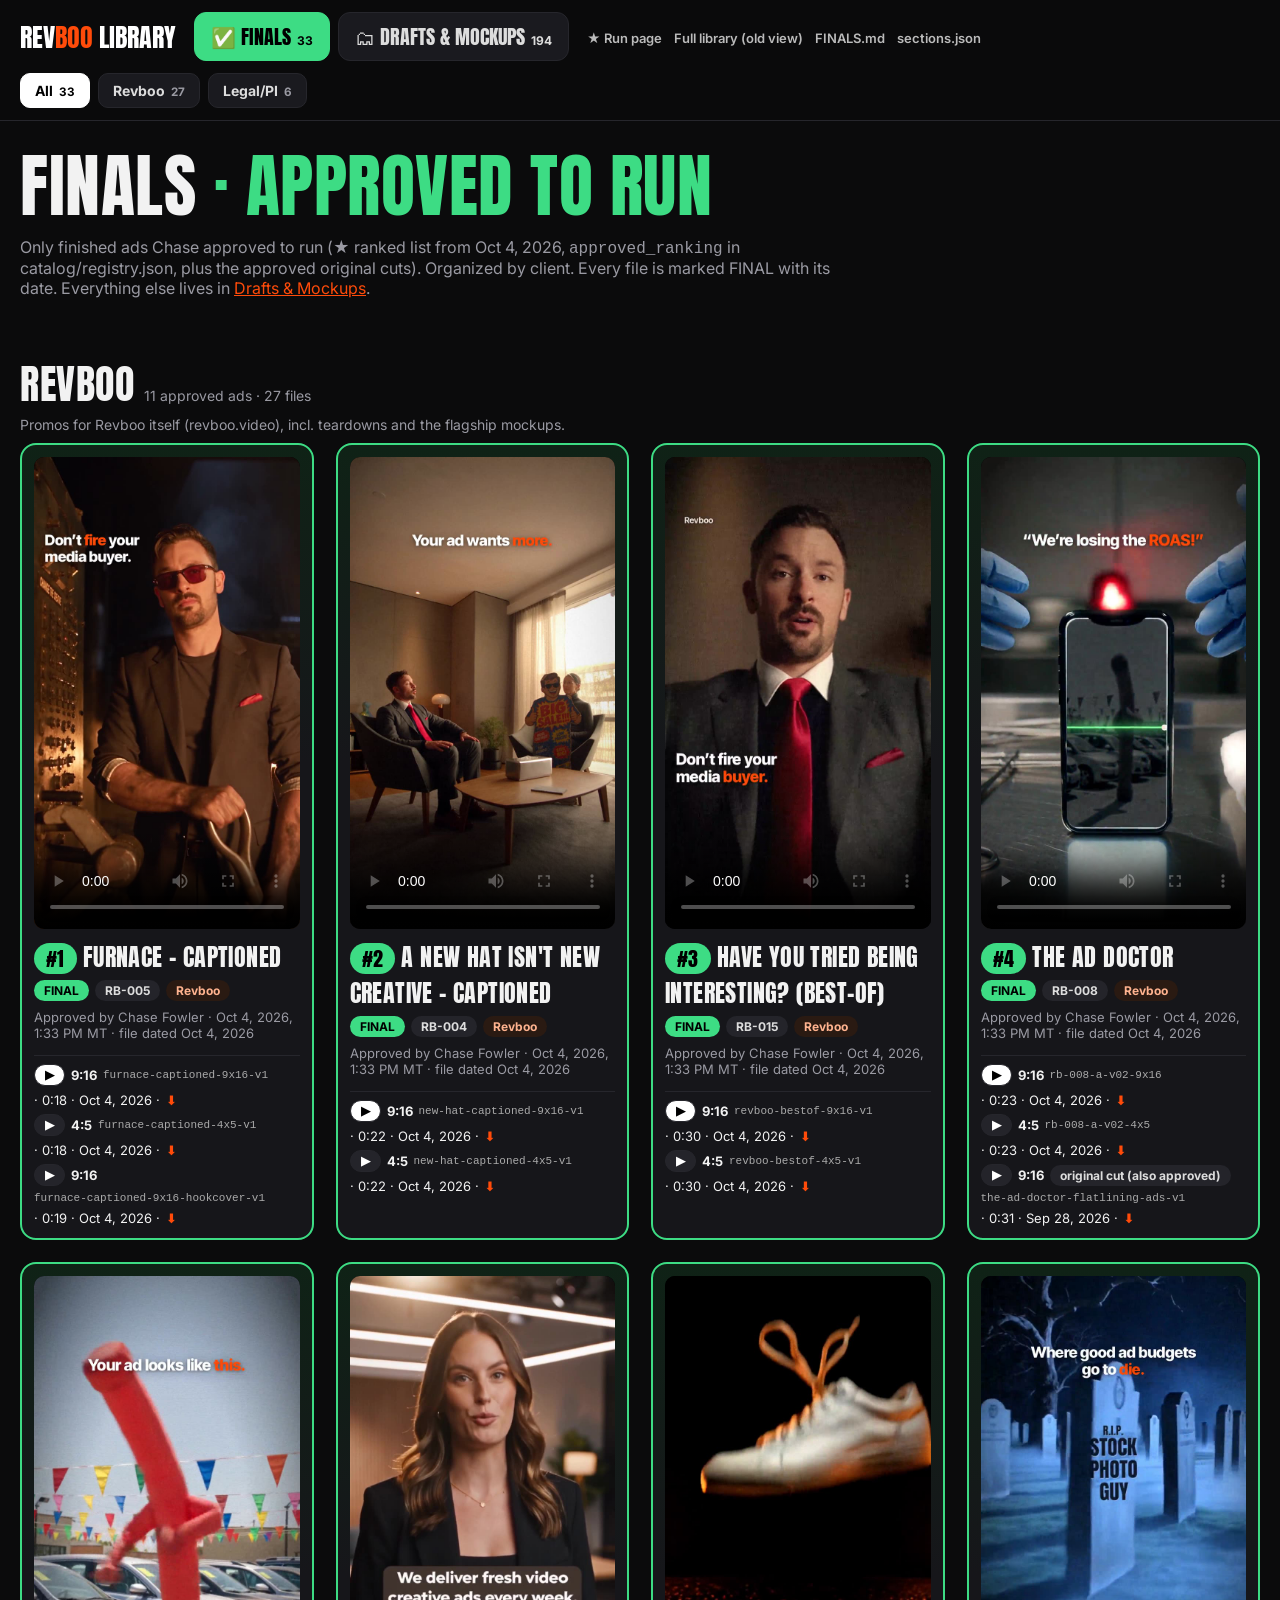
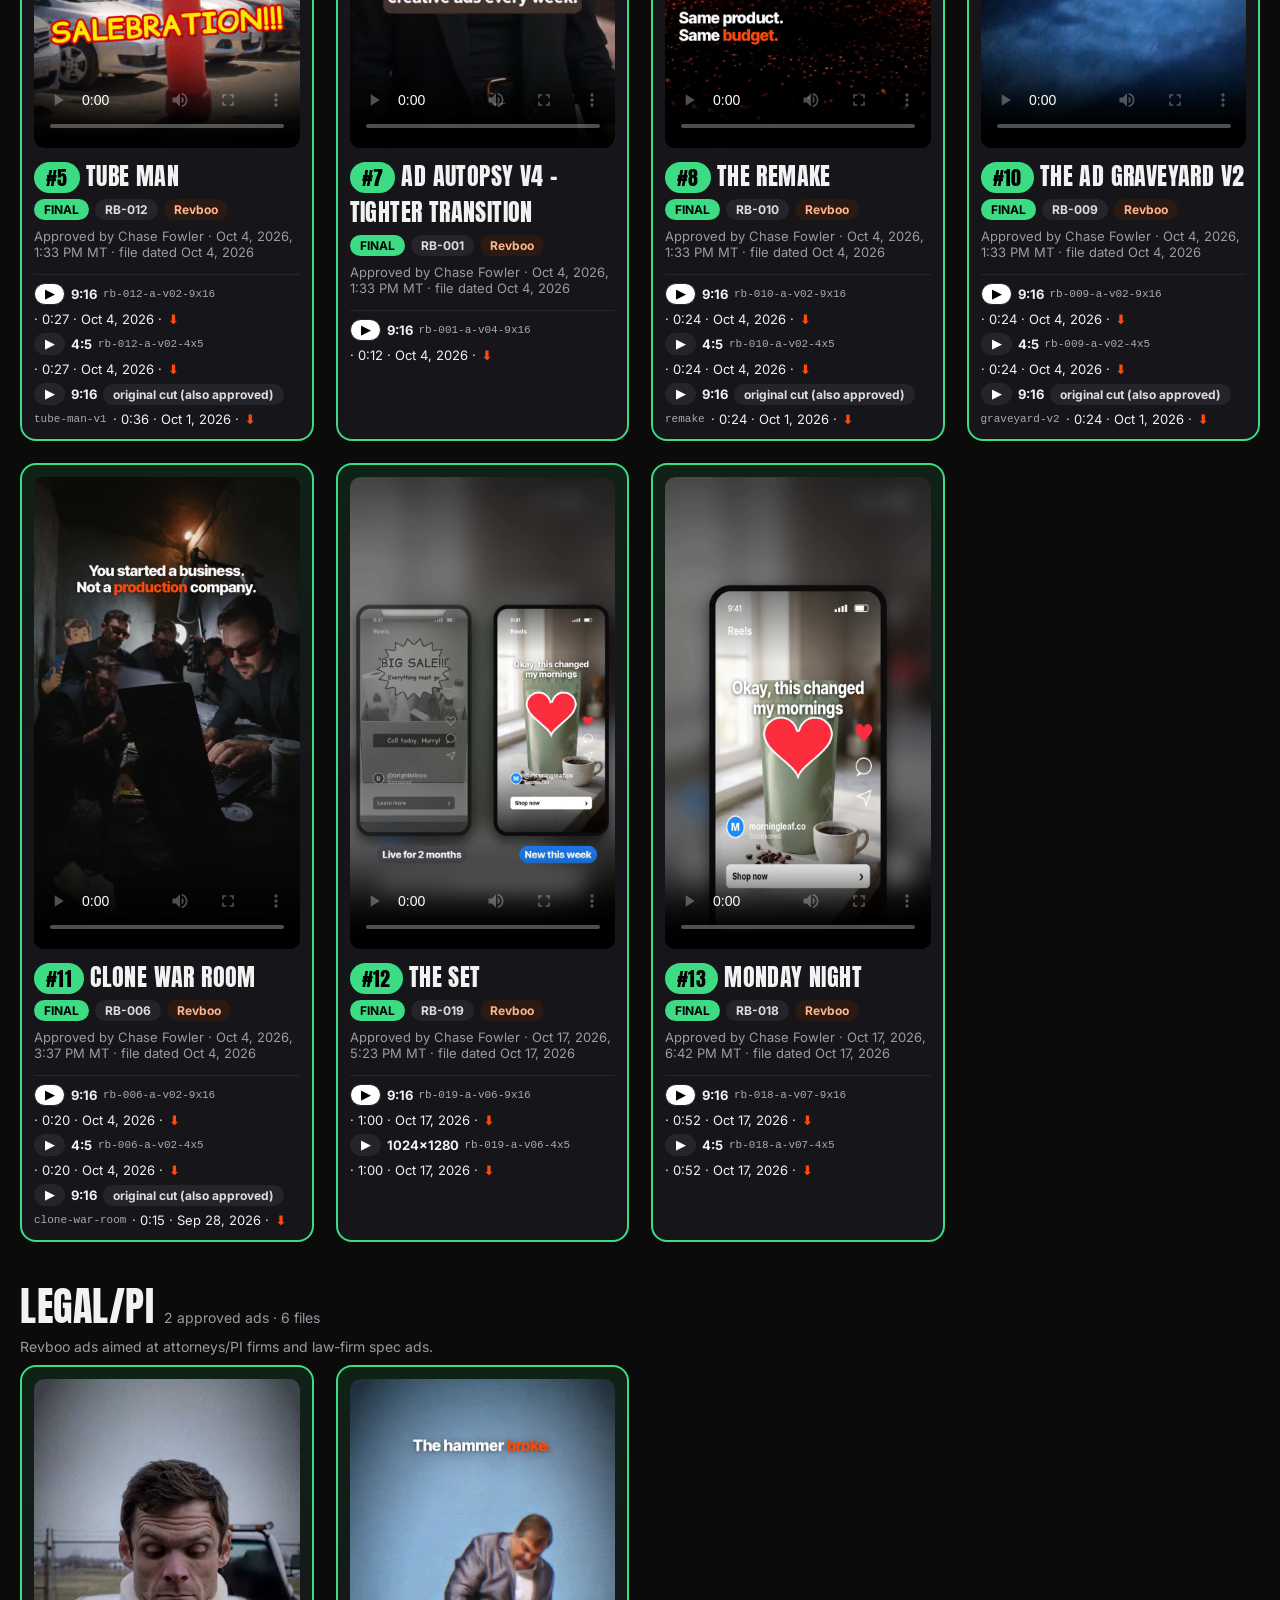
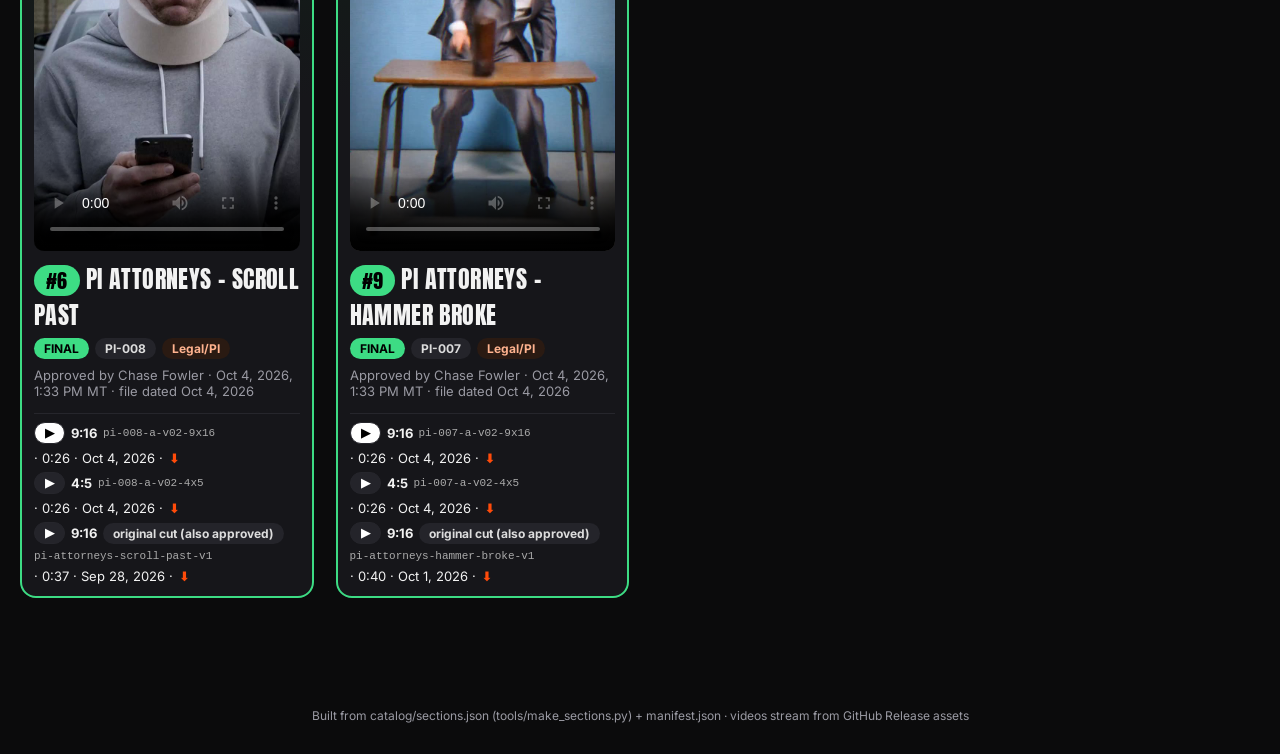
<file: finals.html>
<!doctype html>
<html lang="en">
<head>
<meta charset="utf-8">
<meta name="viewport" content="width=device-width,initial-scale=1">
<title>Revboo Library · Finals</title>
<meta name="robots" content="noindex">
<link rel="preconnect" href="https://fonts.googleapis.com"><link rel="preconnect" href="https://fonts.gstatic.com" crossorigin>
<link href="https://fonts.googleapis.com/css2?family=Anton&family=Inter:wght@400;600;700&display=swap" rel="stylesheet">
<link rel="stylesheet" href="sections.css">
</head>
<body data-view="finals" data-title="Revboo Library · Finals" class="fin">
<header><div class="bar"><a class="logo" href="index.html">REV<b>BOO</b> LIBRARY</a>
<div class="switch"><a href="finals.html" class="fin on">✅ Finals<small id="nF"></small></a><a href="mockups.html" class="mock">🗂 Drafts &amp; Mockups<small id="nM"></small></a></div>
<nav class="more"><a href="run.html">★ Run page</a><a href="index.html">Full library (old view)</a><a href="https://github.com/Cryptouprise/revboo-library/blob/main/FINALS.md">FINALS.md</a><a href="catalog/sections.json">sections.json</a></nav></div>
<div class="tabs" id="tabs"></div></header>
<main>
<div class="hero"><h1>Finals <span>· approved to run</span></h1><p>Only finished ads Chase approved to run (★ ranked list from Oct 4, 2026, <code>approved_ranking</code> in catalog/registry.json, plus the approved original cuts). Organized by client. Every file is marked FINAL with its date. Everything else lives in <a href="mockups.html">Drafts &amp; Mockups</a>.</p></div>
<div id="body"><p class="empty">Loading…</p></div>
</main>
<footer>Built from catalog/sections.json (tools/make_sections.py) + manifest.json · videos stream from GitHub Release assets</footer>
<script src="sections.js"></script>
</body></html>
</file>
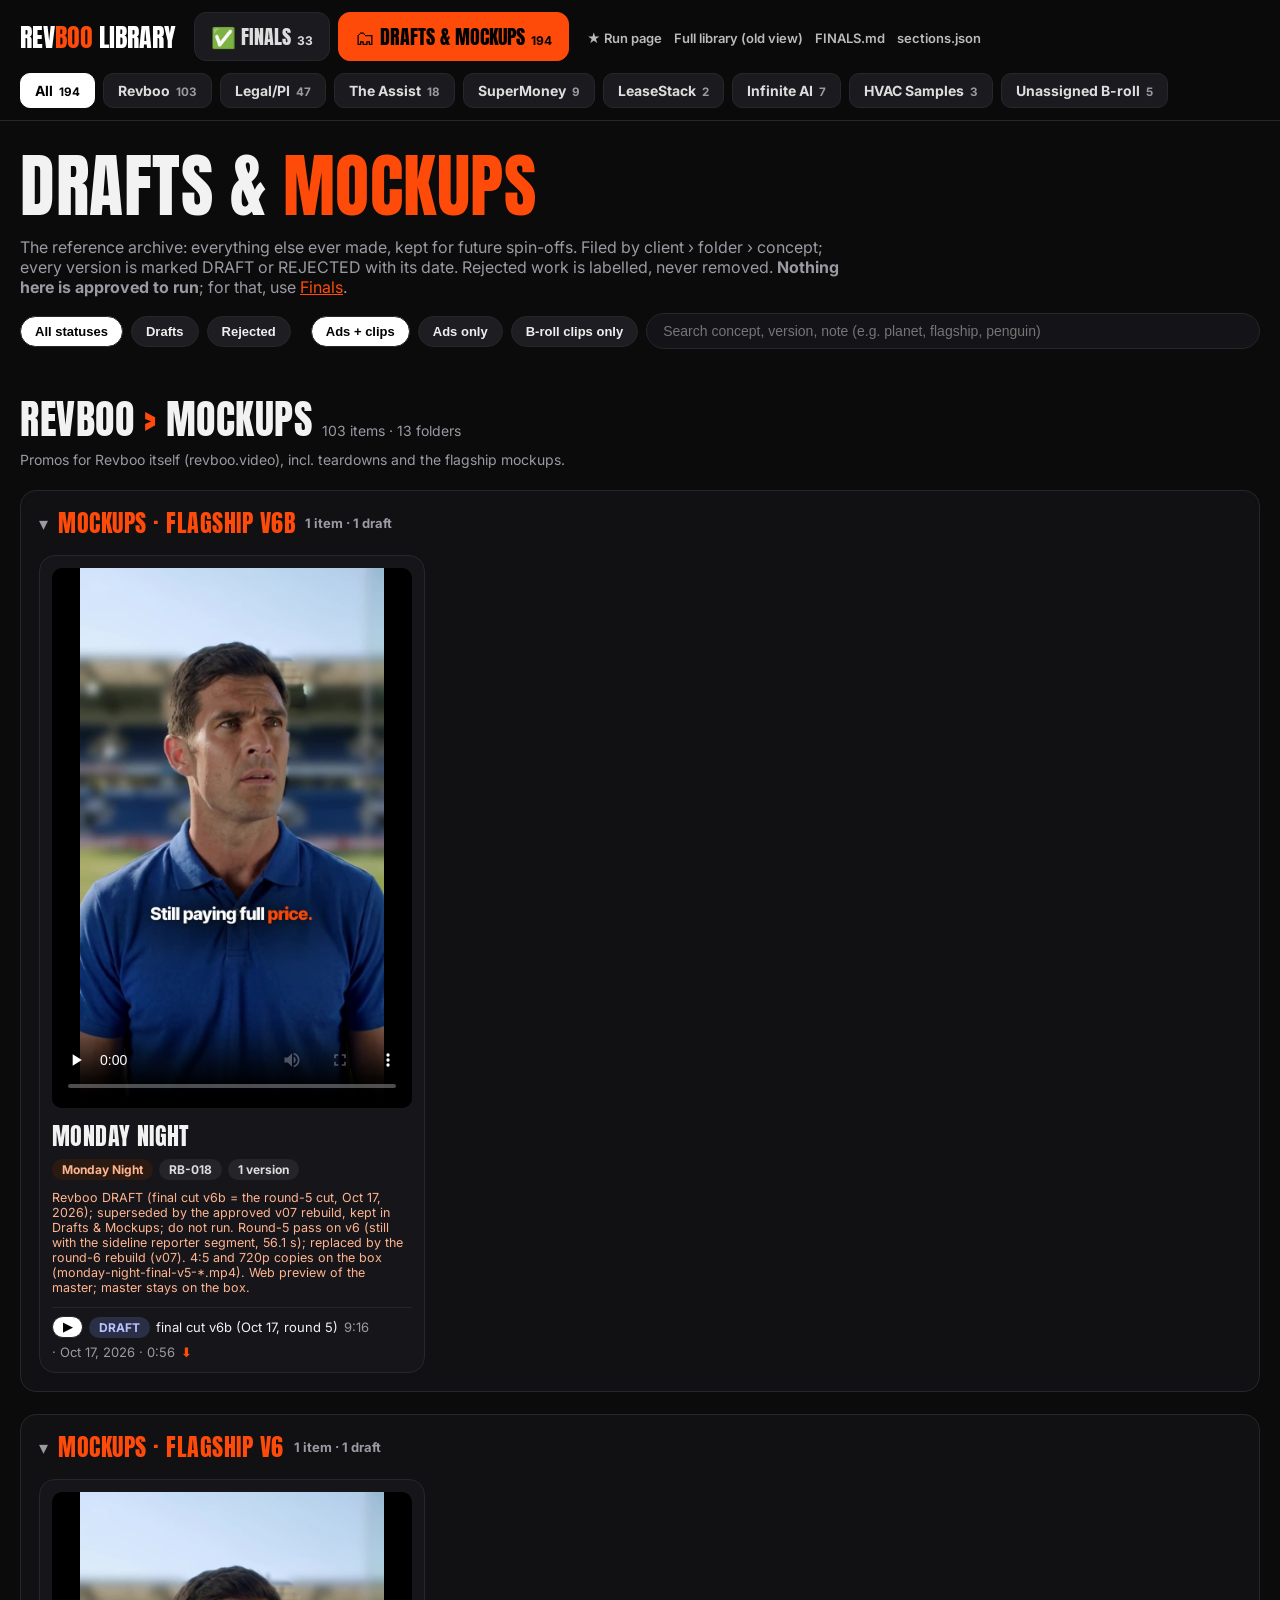
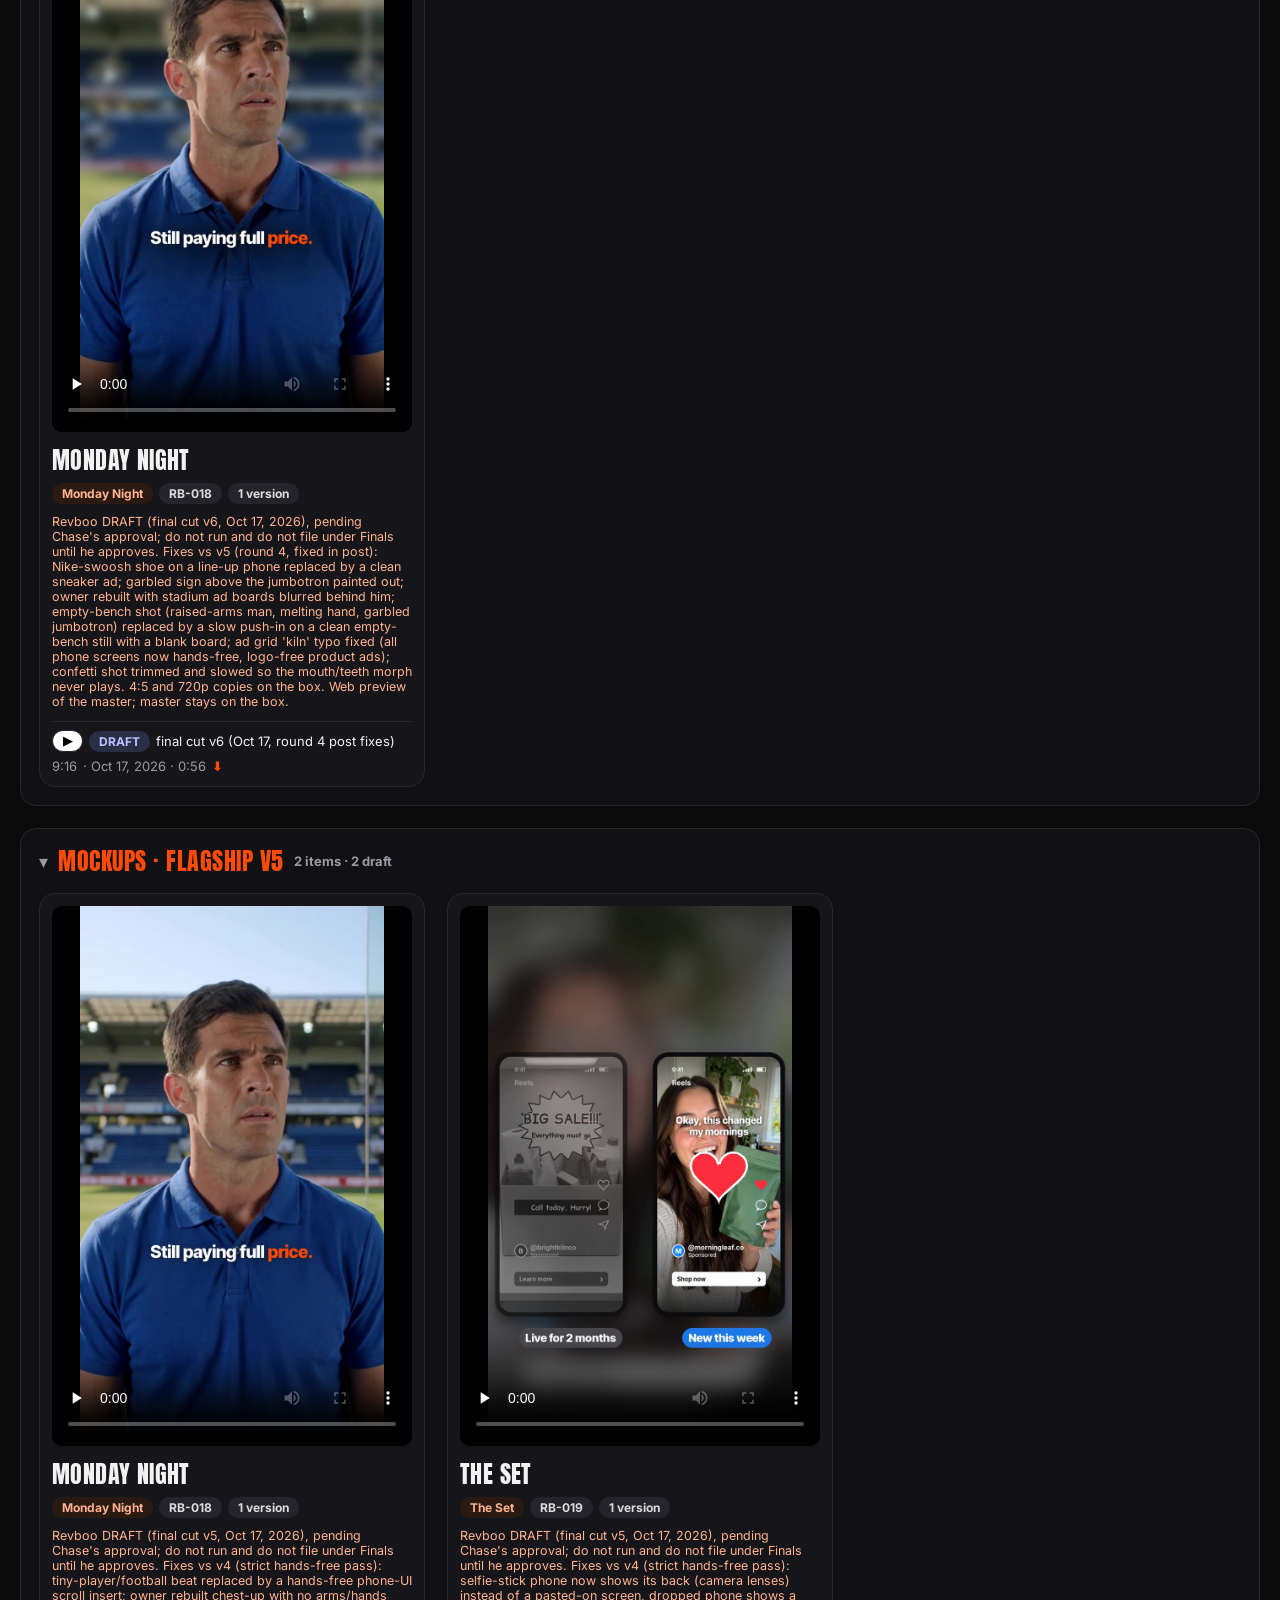
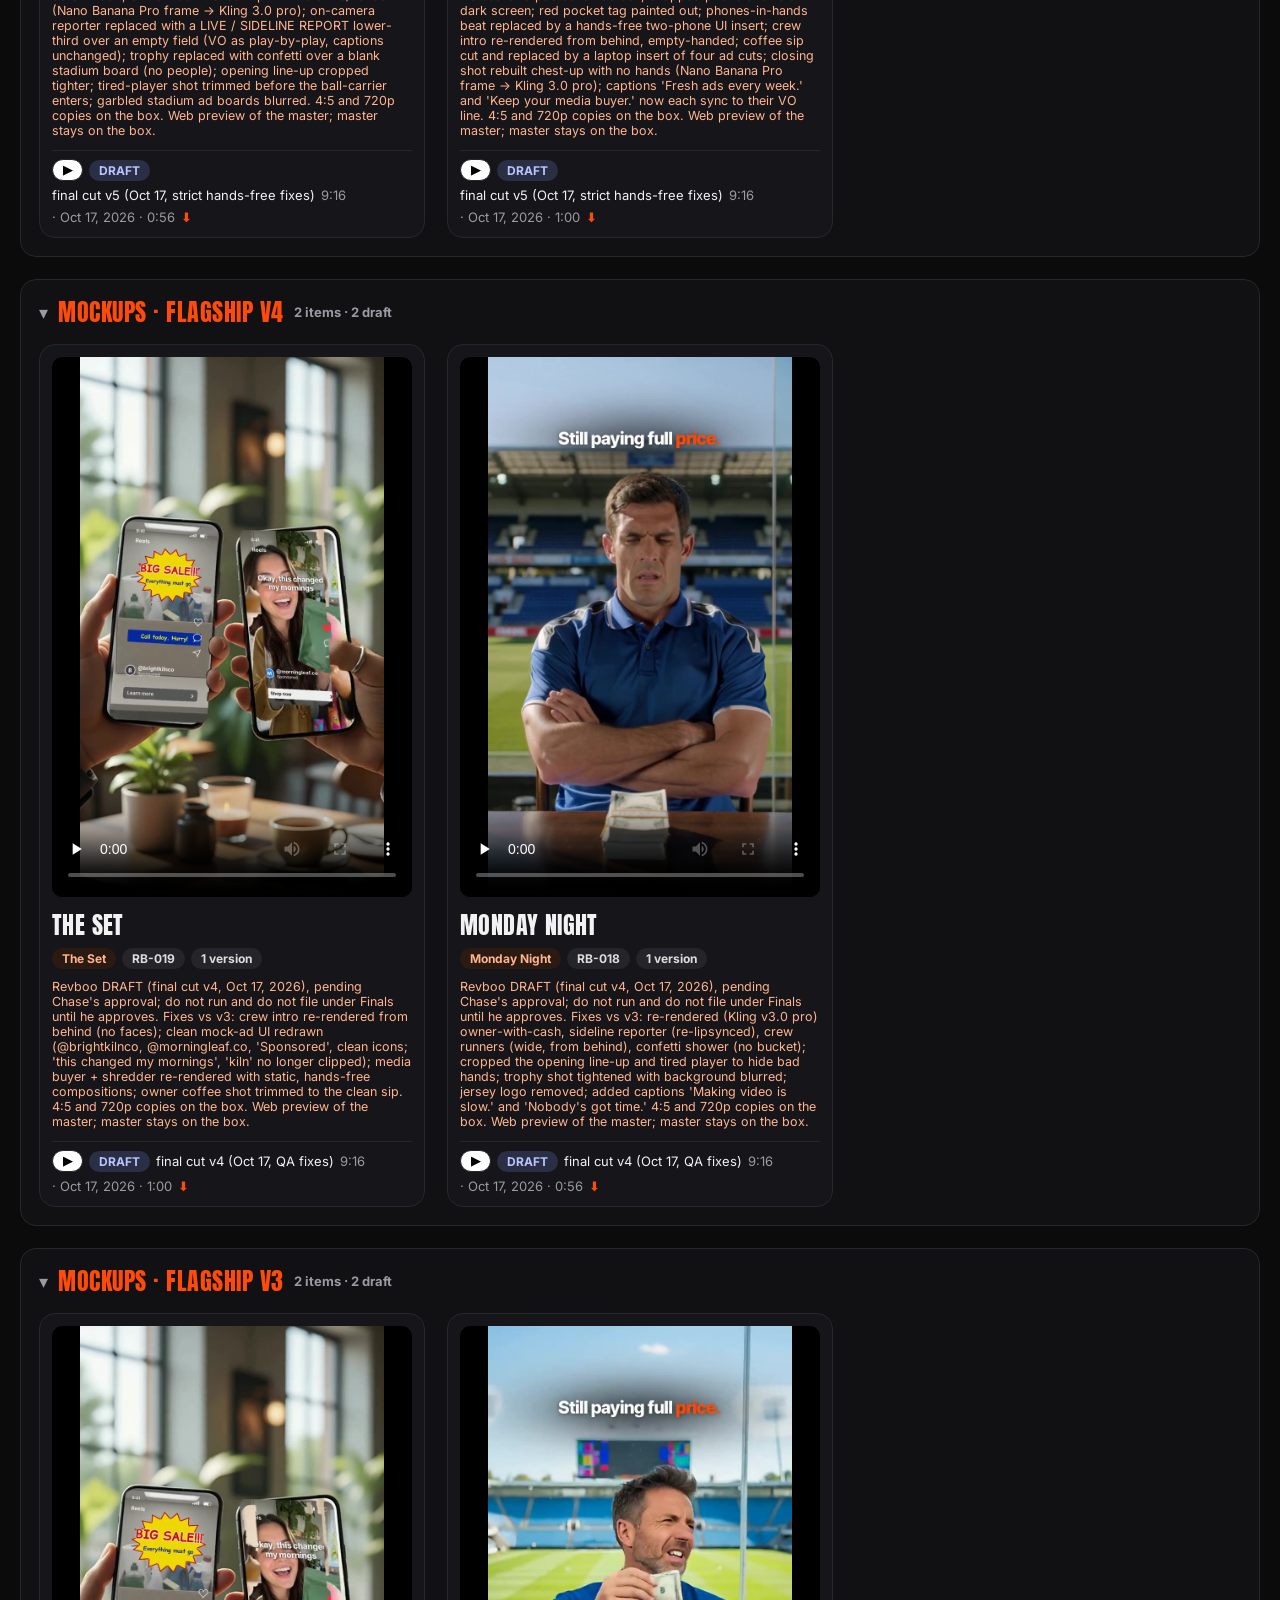
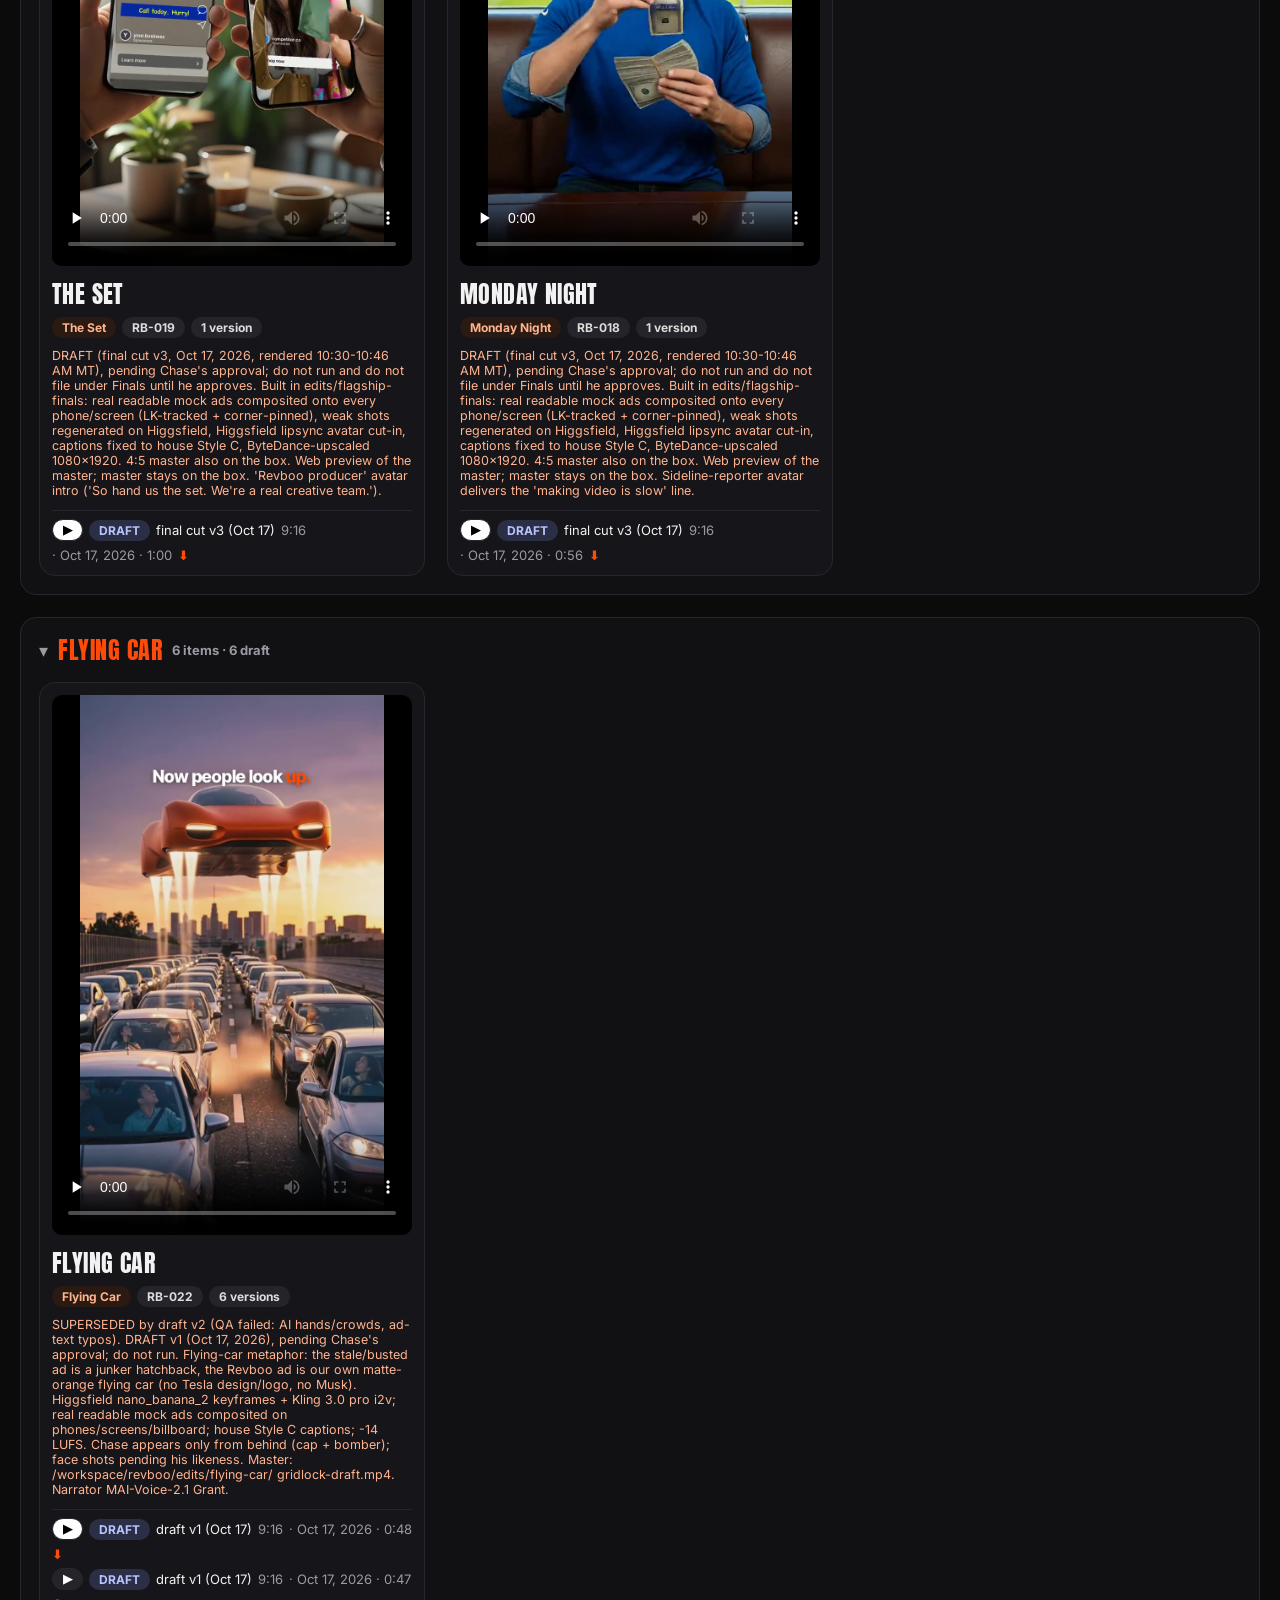
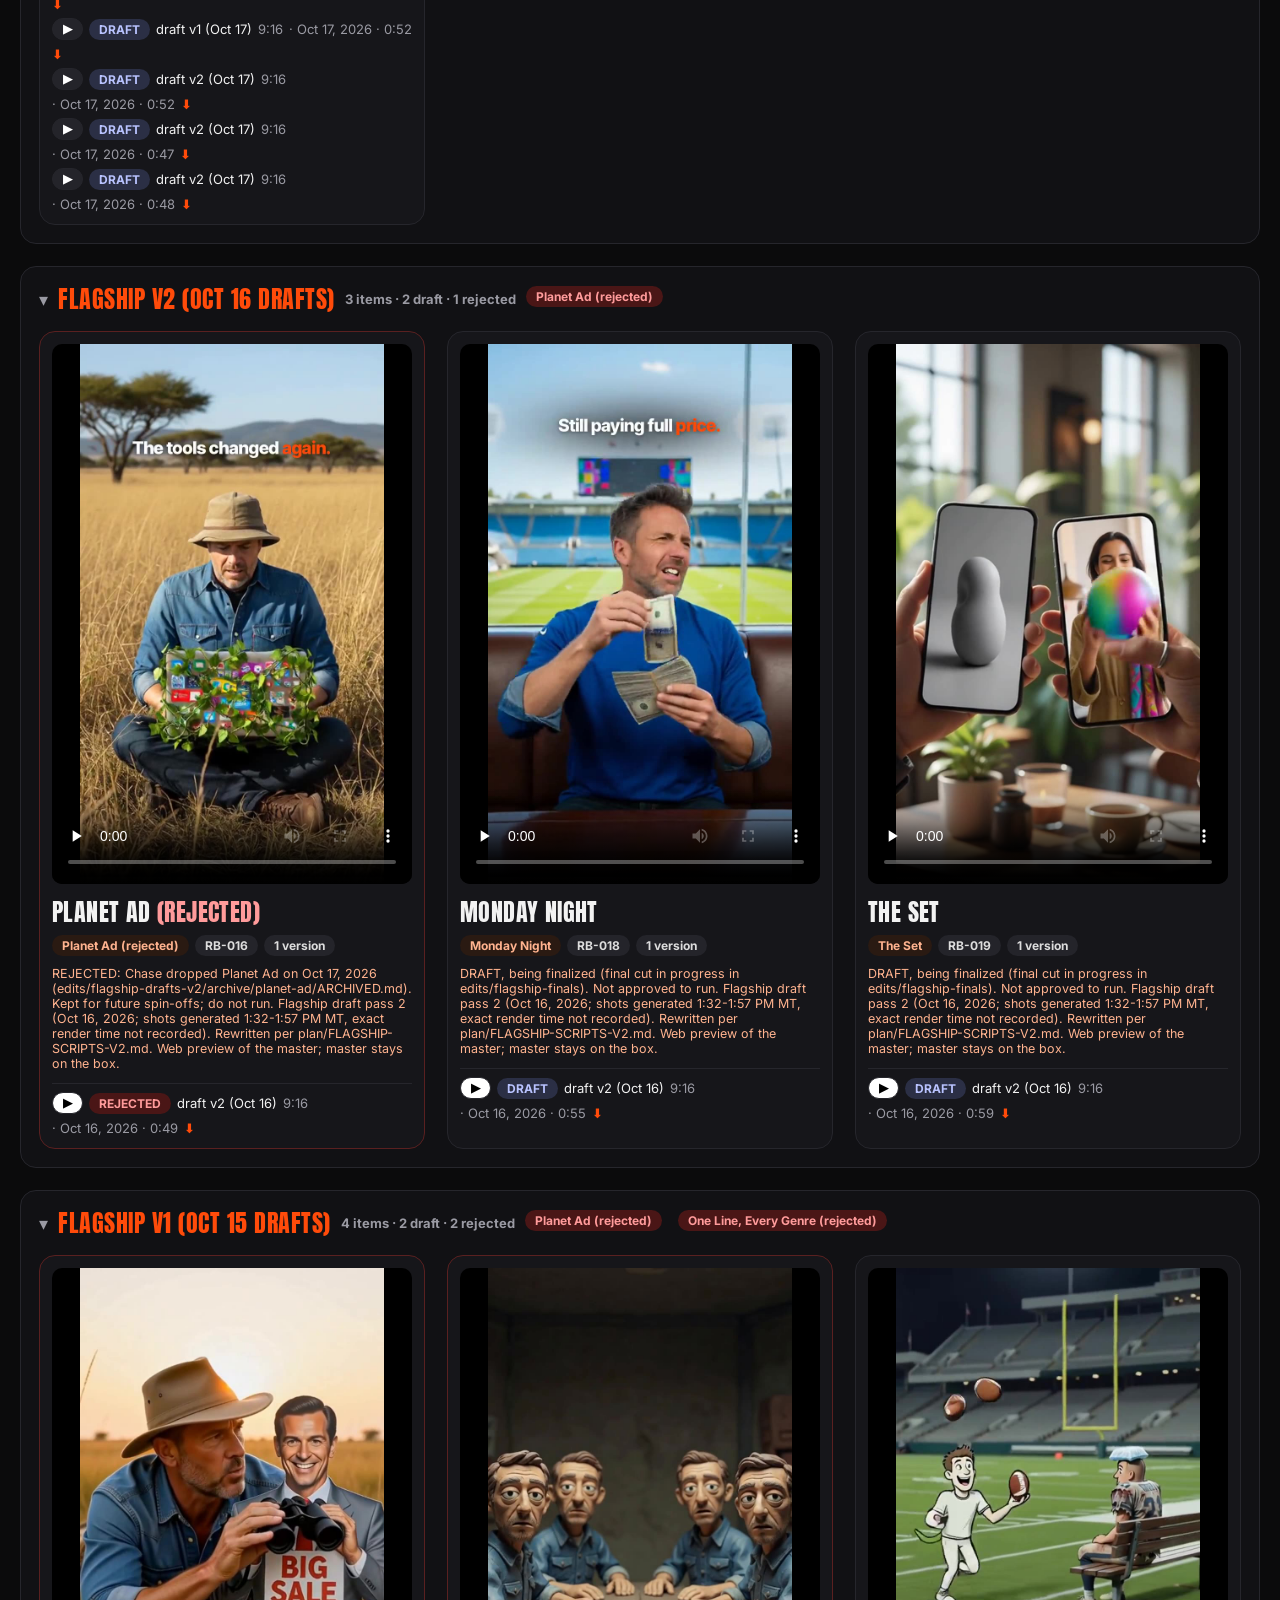
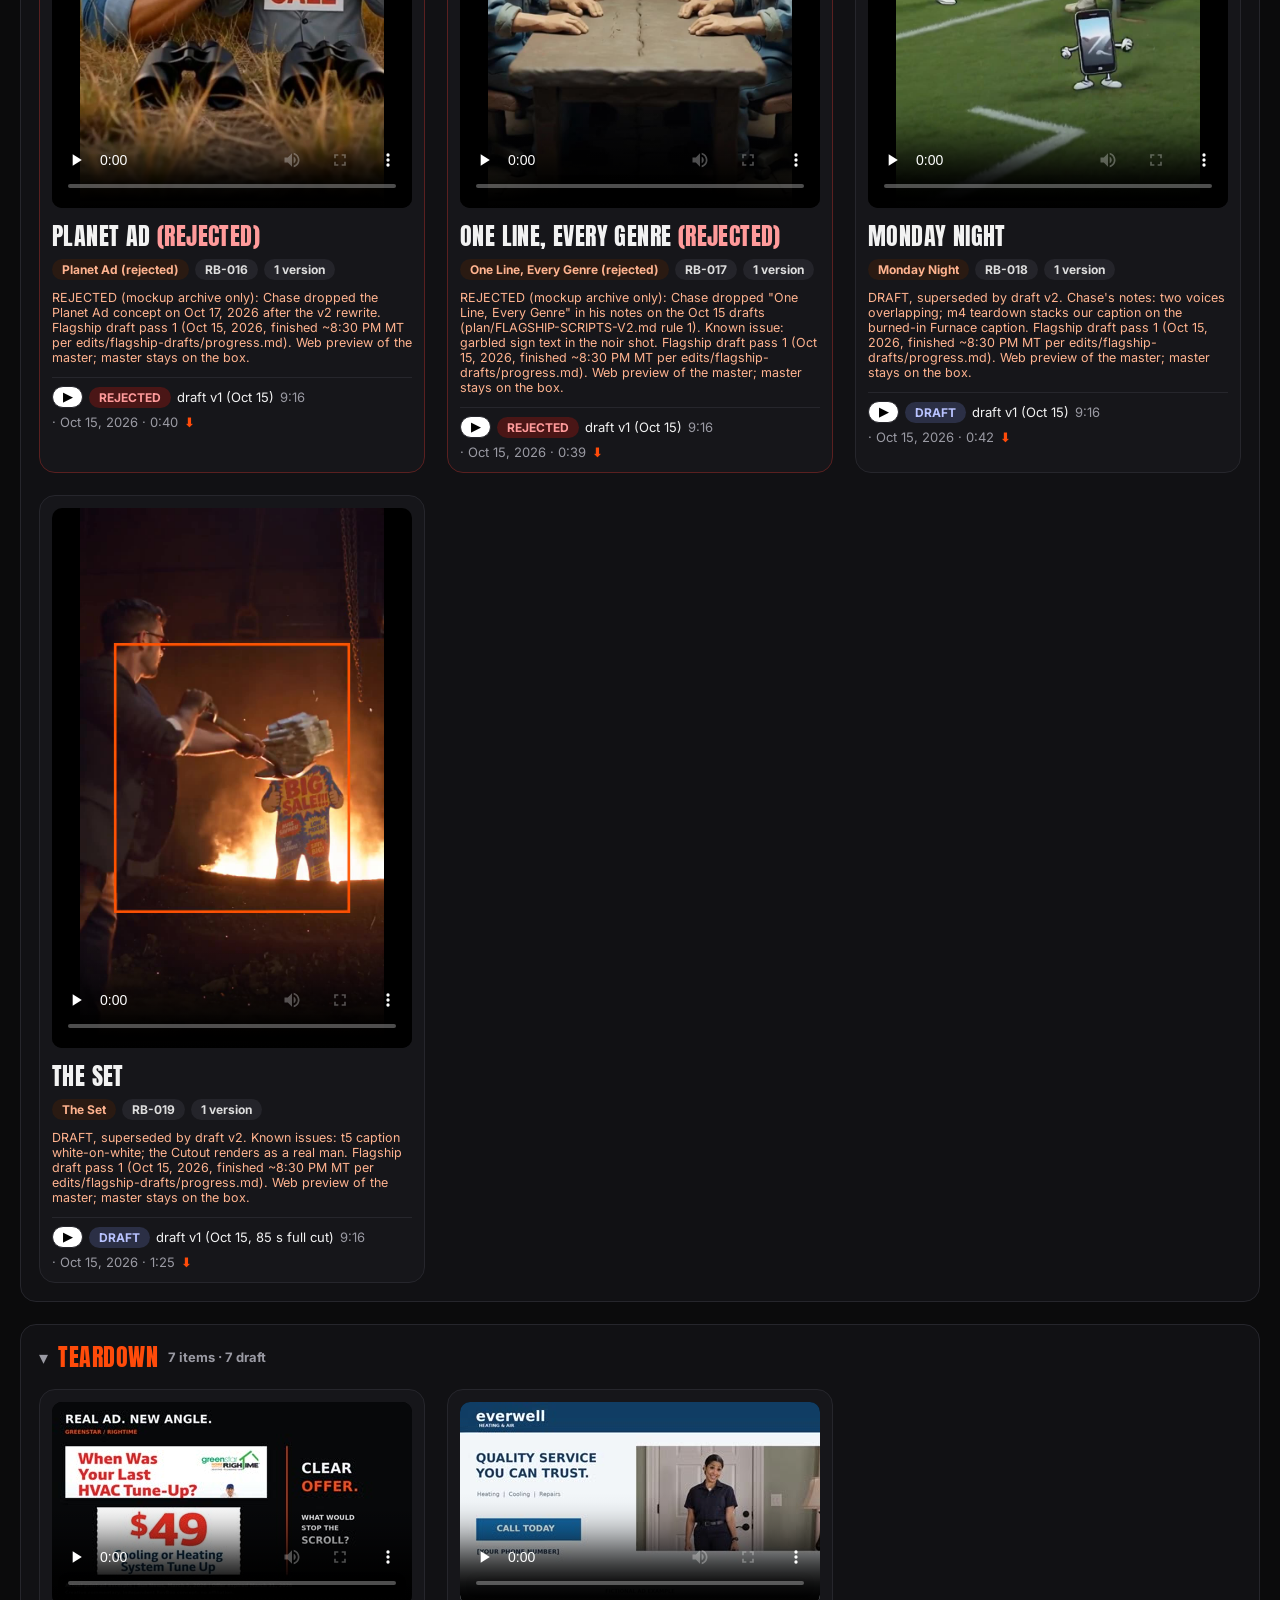
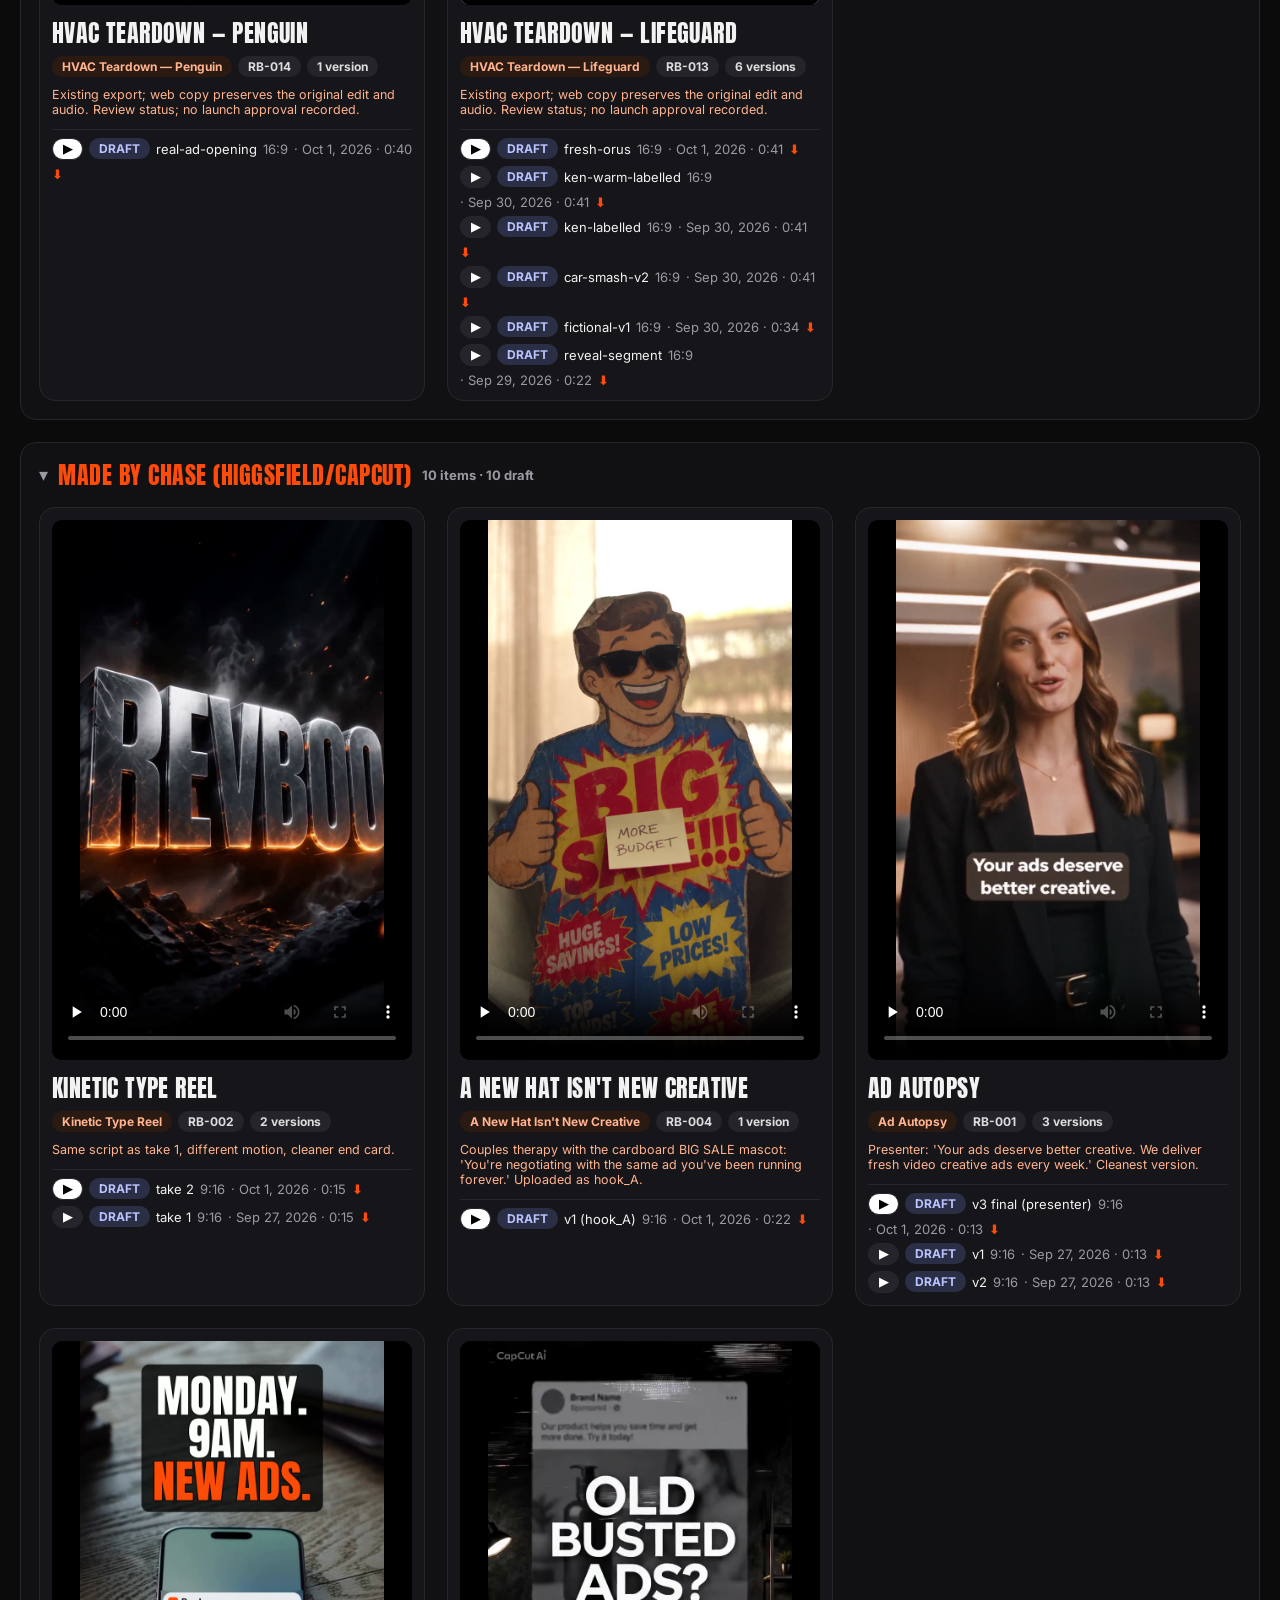
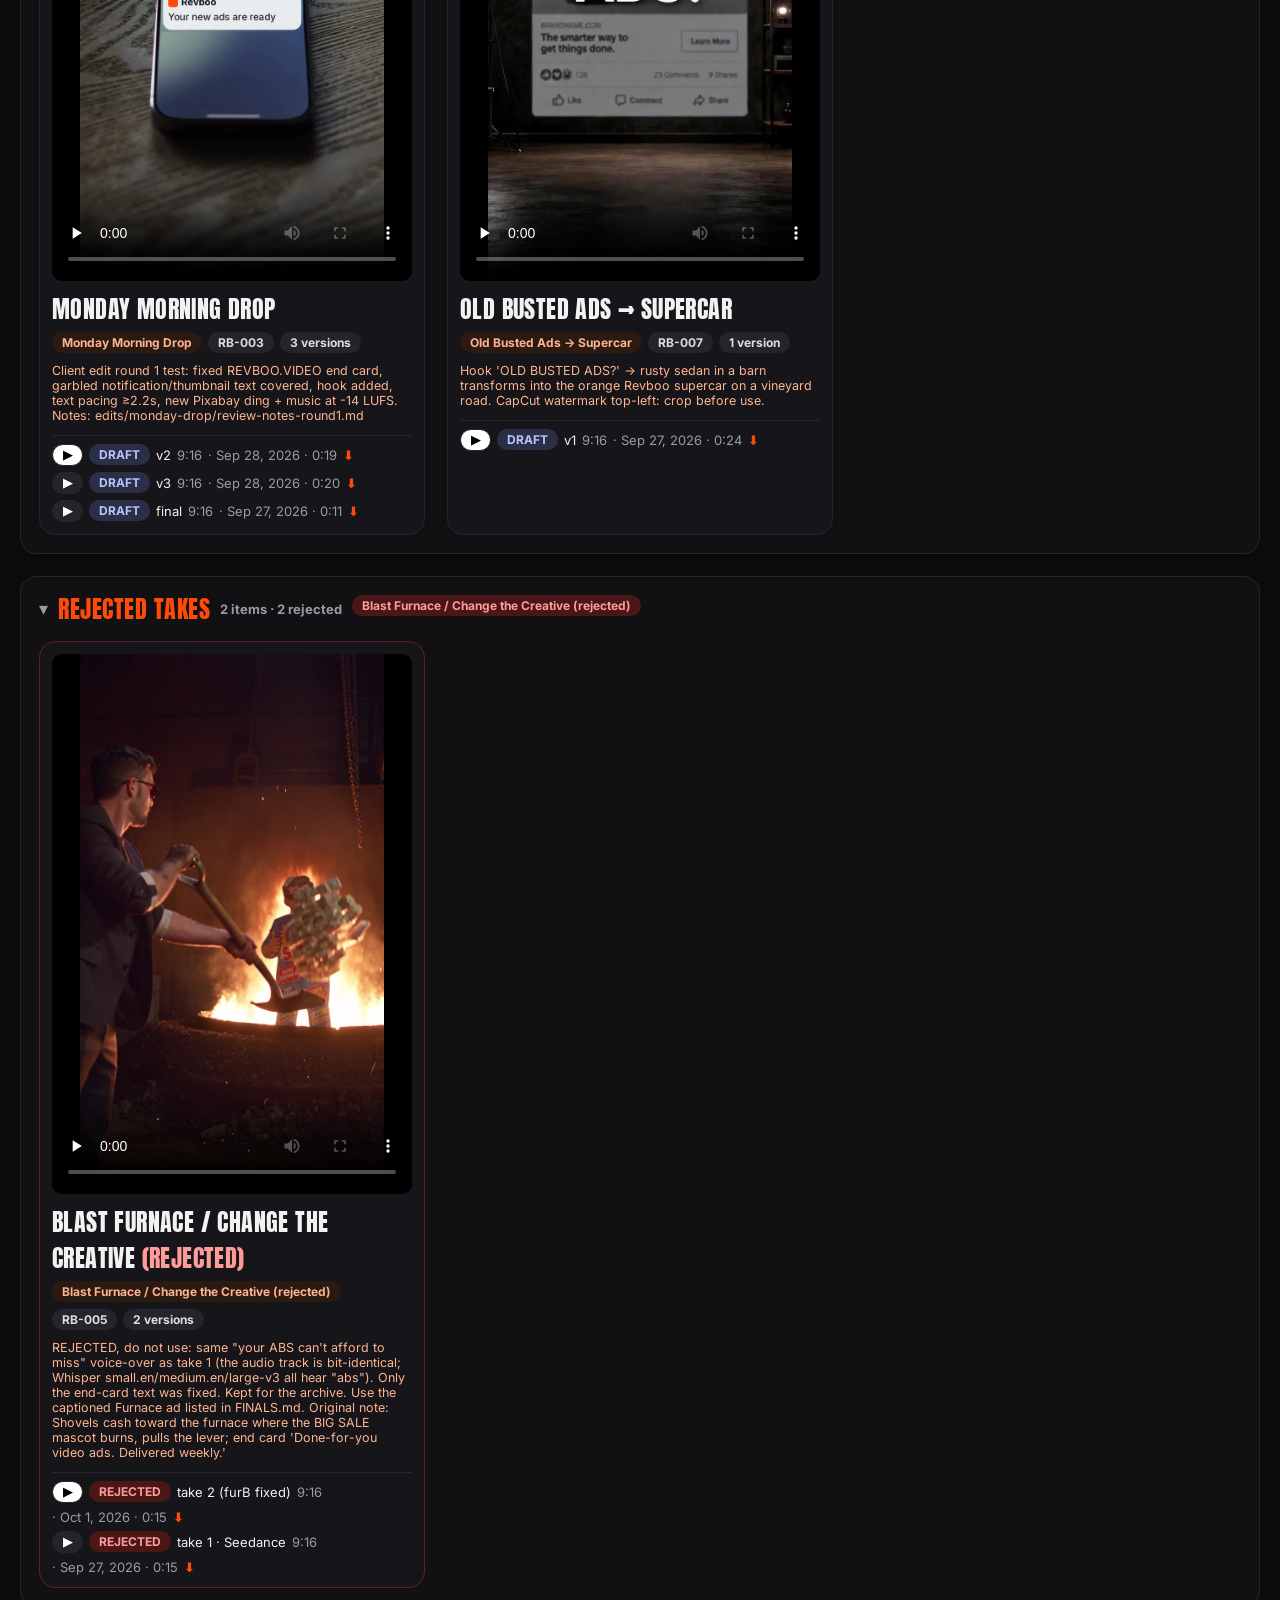
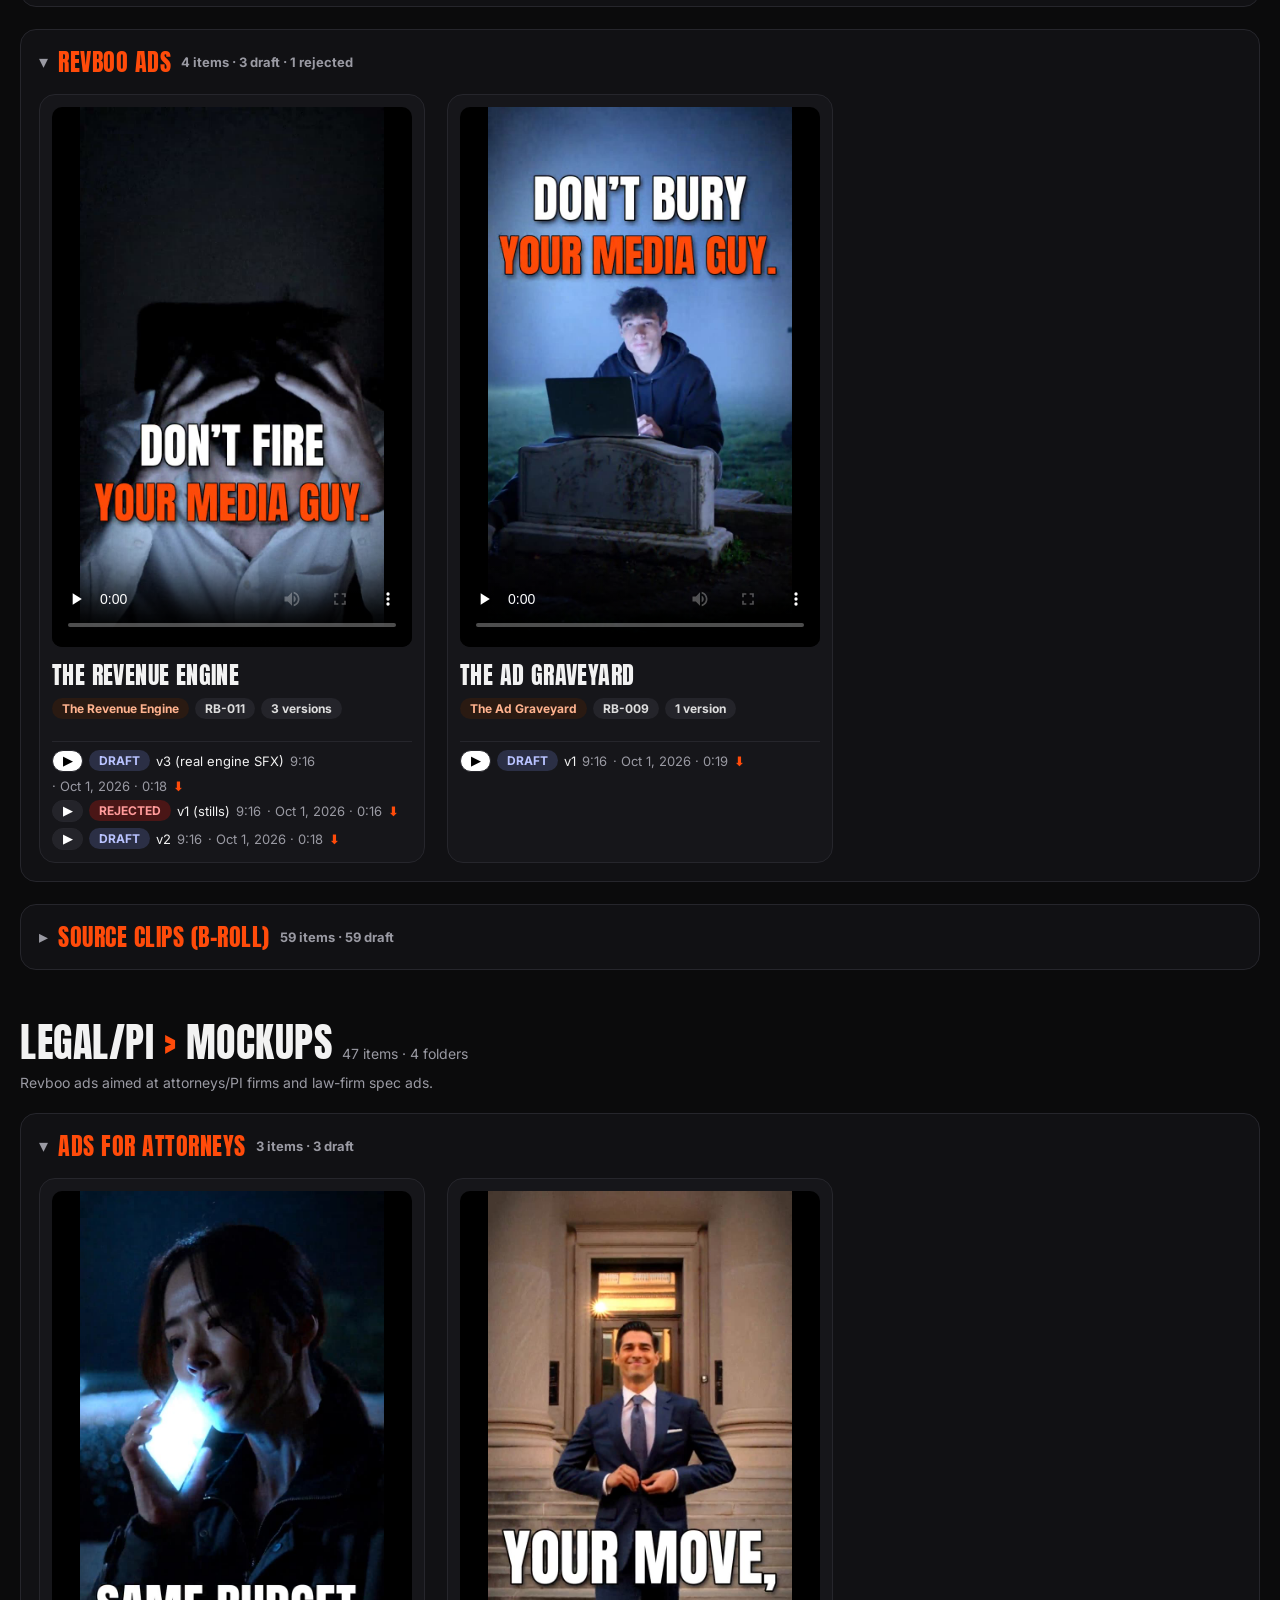
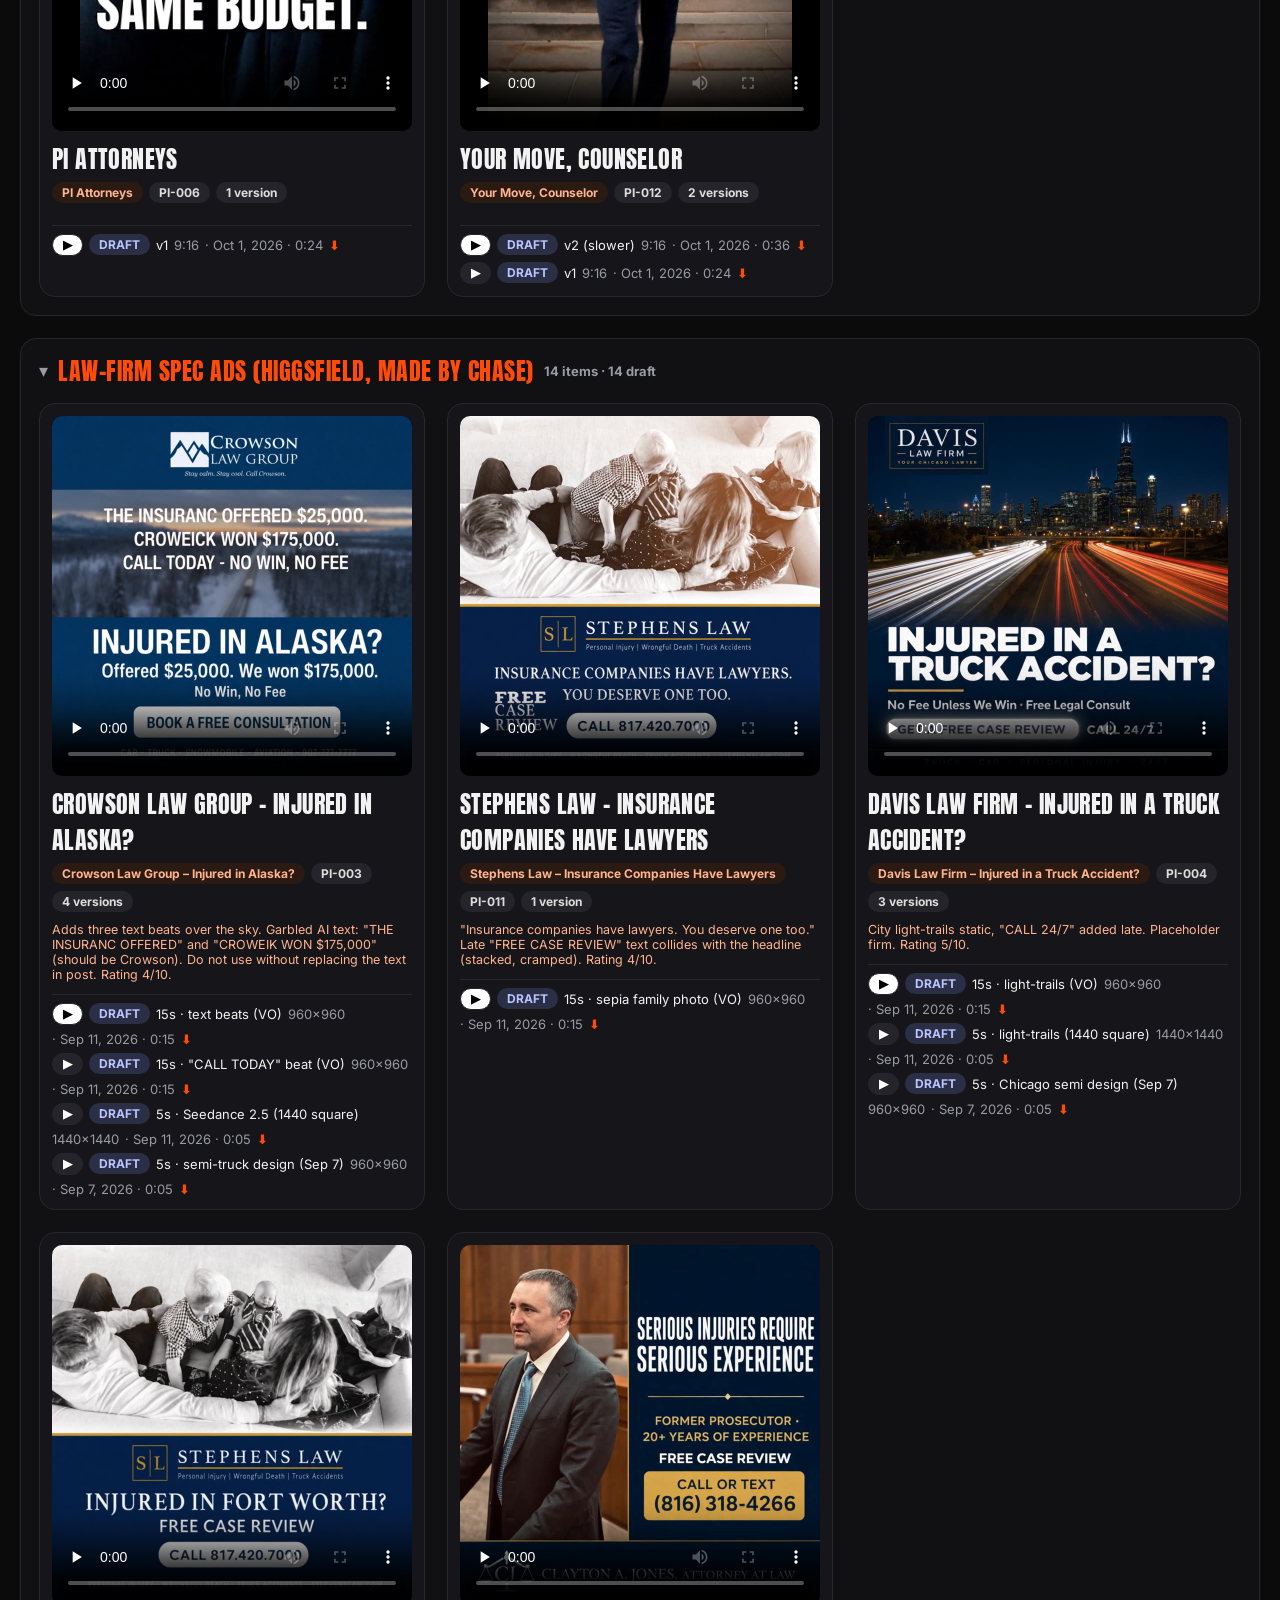
<file: mockups.html>
<!doctype html>
<html lang="en">
<head>
<meta charset="utf-8">
<meta name="viewport" content="width=device-width,initial-scale=1">
<title>Revboo Library · Drafts & Mockups</title>
<meta name="robots" content="noindex">
<link rel="preconnect" href="https://fonts.googleapis.com"><link rel="preconnect" href="https://fonts.gstatic.com" crossorigin>
<link href="https://fonts.googleapis.com/css2?family=Anton&family=Inter:wght@400;600;700&display=swap" rel="stylesheet">
<link rel="stylesheet" href="sections.css">
</head>
<body data-view="mockups" data-title="Revboo Library · Drafts & Mockups" class="mock">
<header><div class="bar"><a class="logo" href="index.html">REV<b>BOO</b> LIBRARY</a>
<div class="switch"><a href="finals.html" class="fin">✅ Finals<small id="nF"></small></a><a href="mockups.html" class="mock on">🗂 Drafts &amp; Mockups<small id="nM"></small></a></div>
<nav class="more"><a href="run.html">★ Run page</a><a href="index.html">Full library (old view)</a><a href="https://github.com/Cryptouprise/revboo-library/blob/main/FINALS.md">FINALS.md</a><a href="catalog/sections.json">sections.json</a></nav></div>
<div class="tabs" id="tabs"></div></header>
<main>
<div class="hero"><h1>Drafts &amp; <span>Mockups</span></h1><p>The reference archive: everything else ever made, kept for future spin-offs. Filed by client › folder › concept; every version is marked DRAFT or REJECTED with its date. Rejected work is labelled, never removed. <b>Nothing here is approved to run</b>; for that, use <a href="finals.html">Finals</a>.</p><div class="tools" id="tools"></div></div>
<div id="body"><p class="empty">Loading…</p></div>
</main>
<footer>Built from catalog/sections.json (tools/make_sections.py) + manifest.json · videos stream from GitHub Release assets</footer>
<script src="sections.js"></script>
</body></html>
</file>
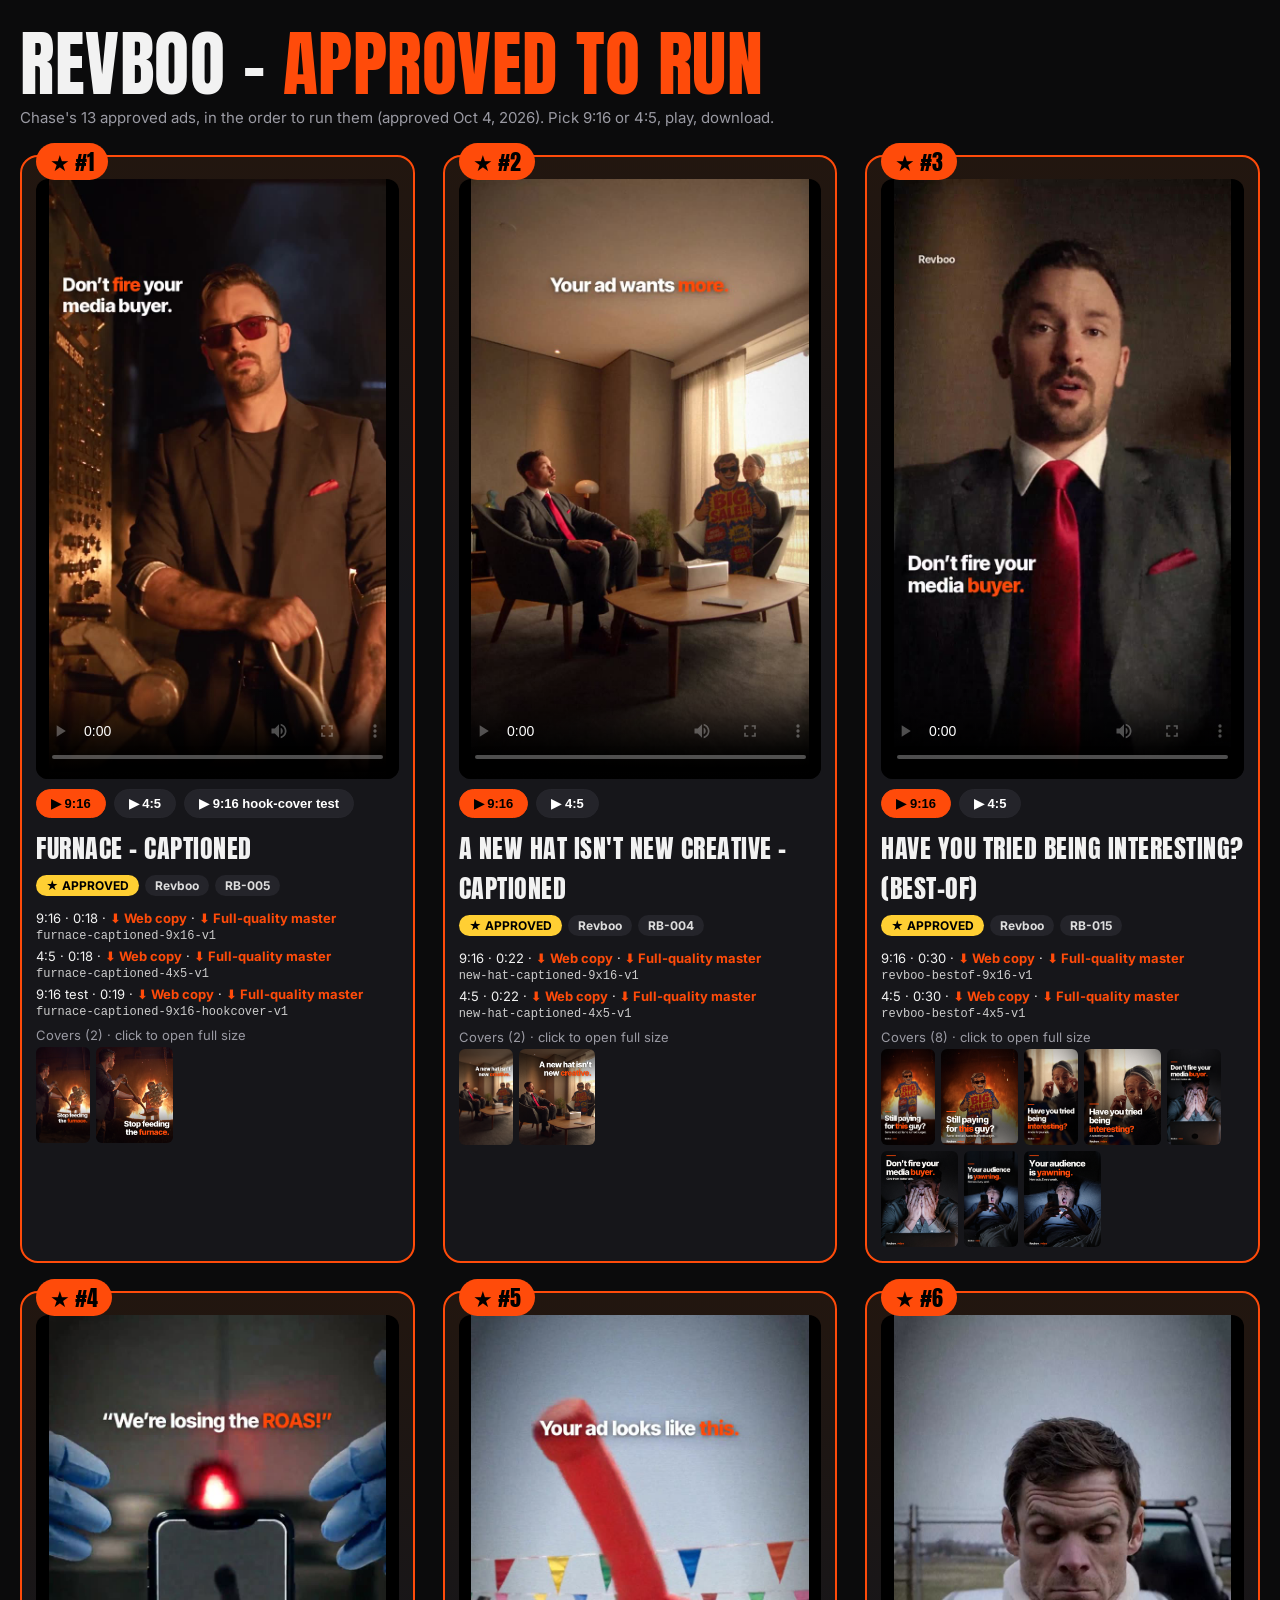
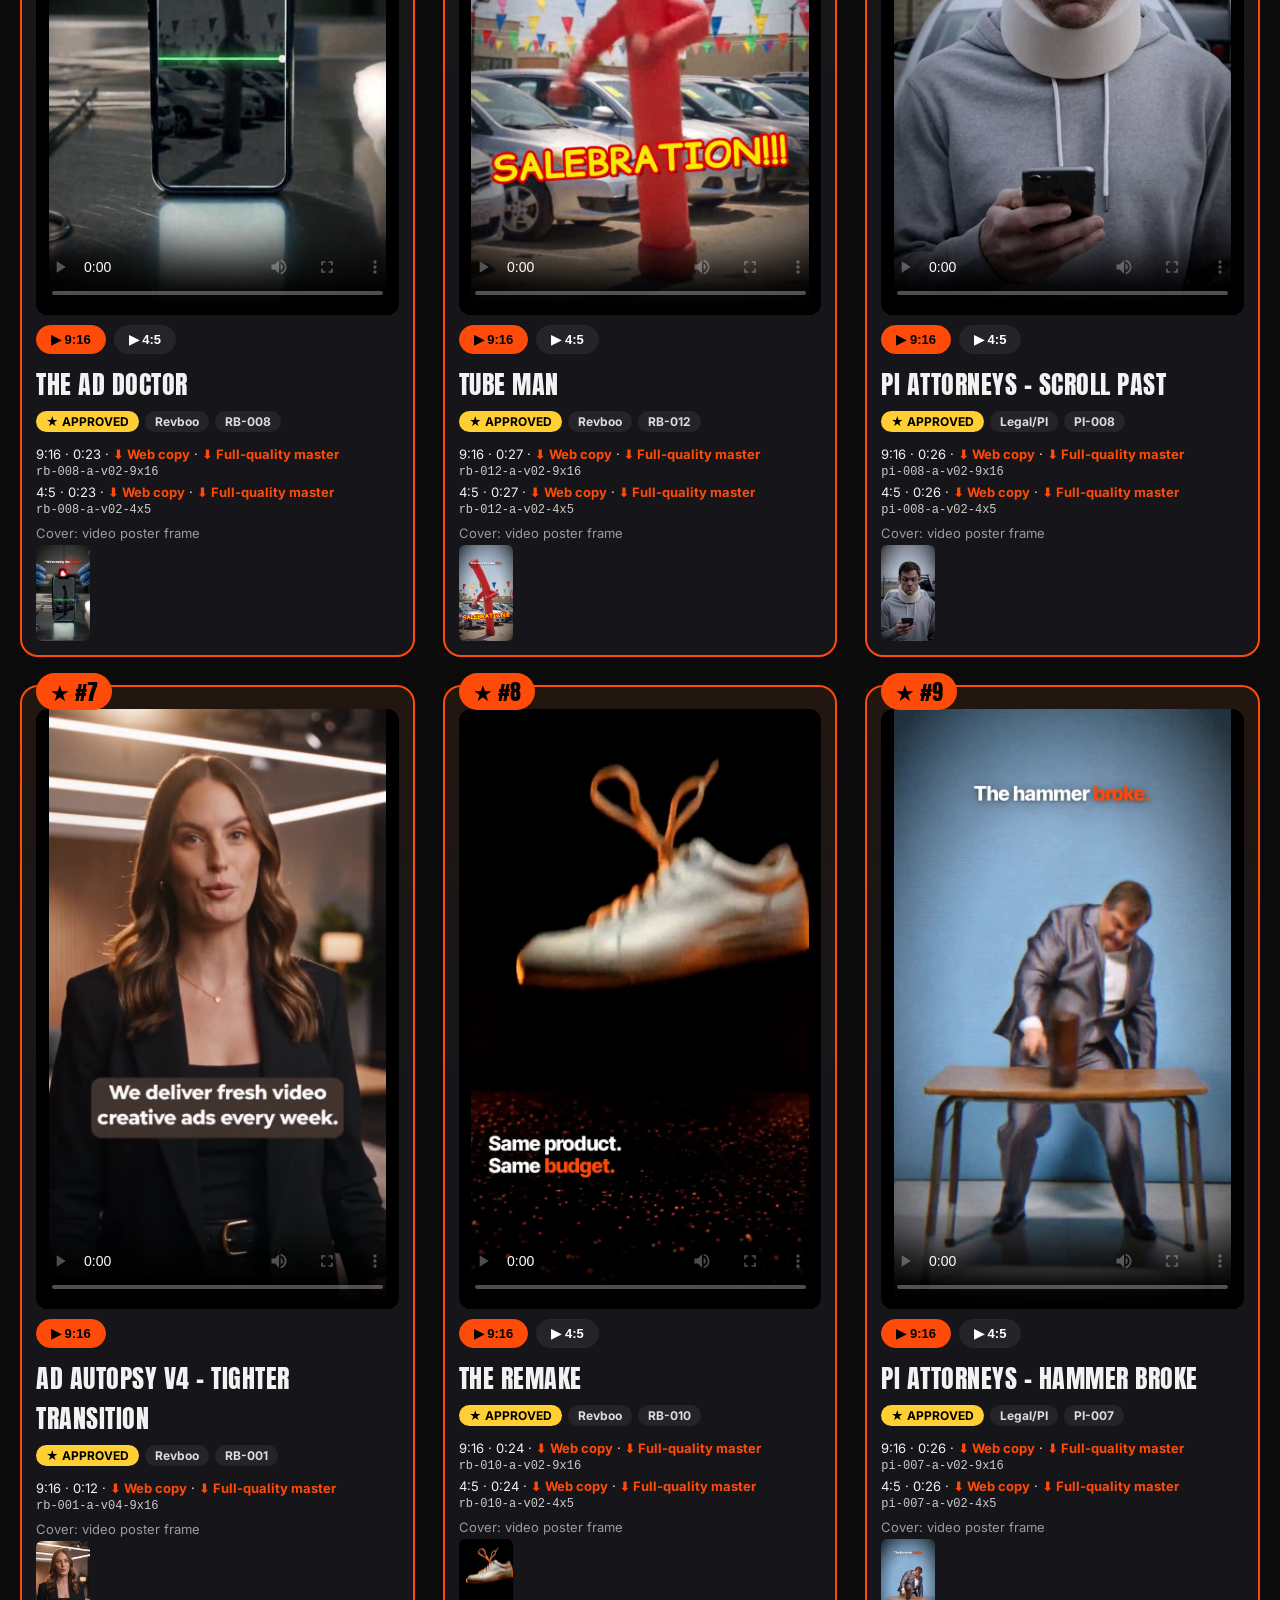
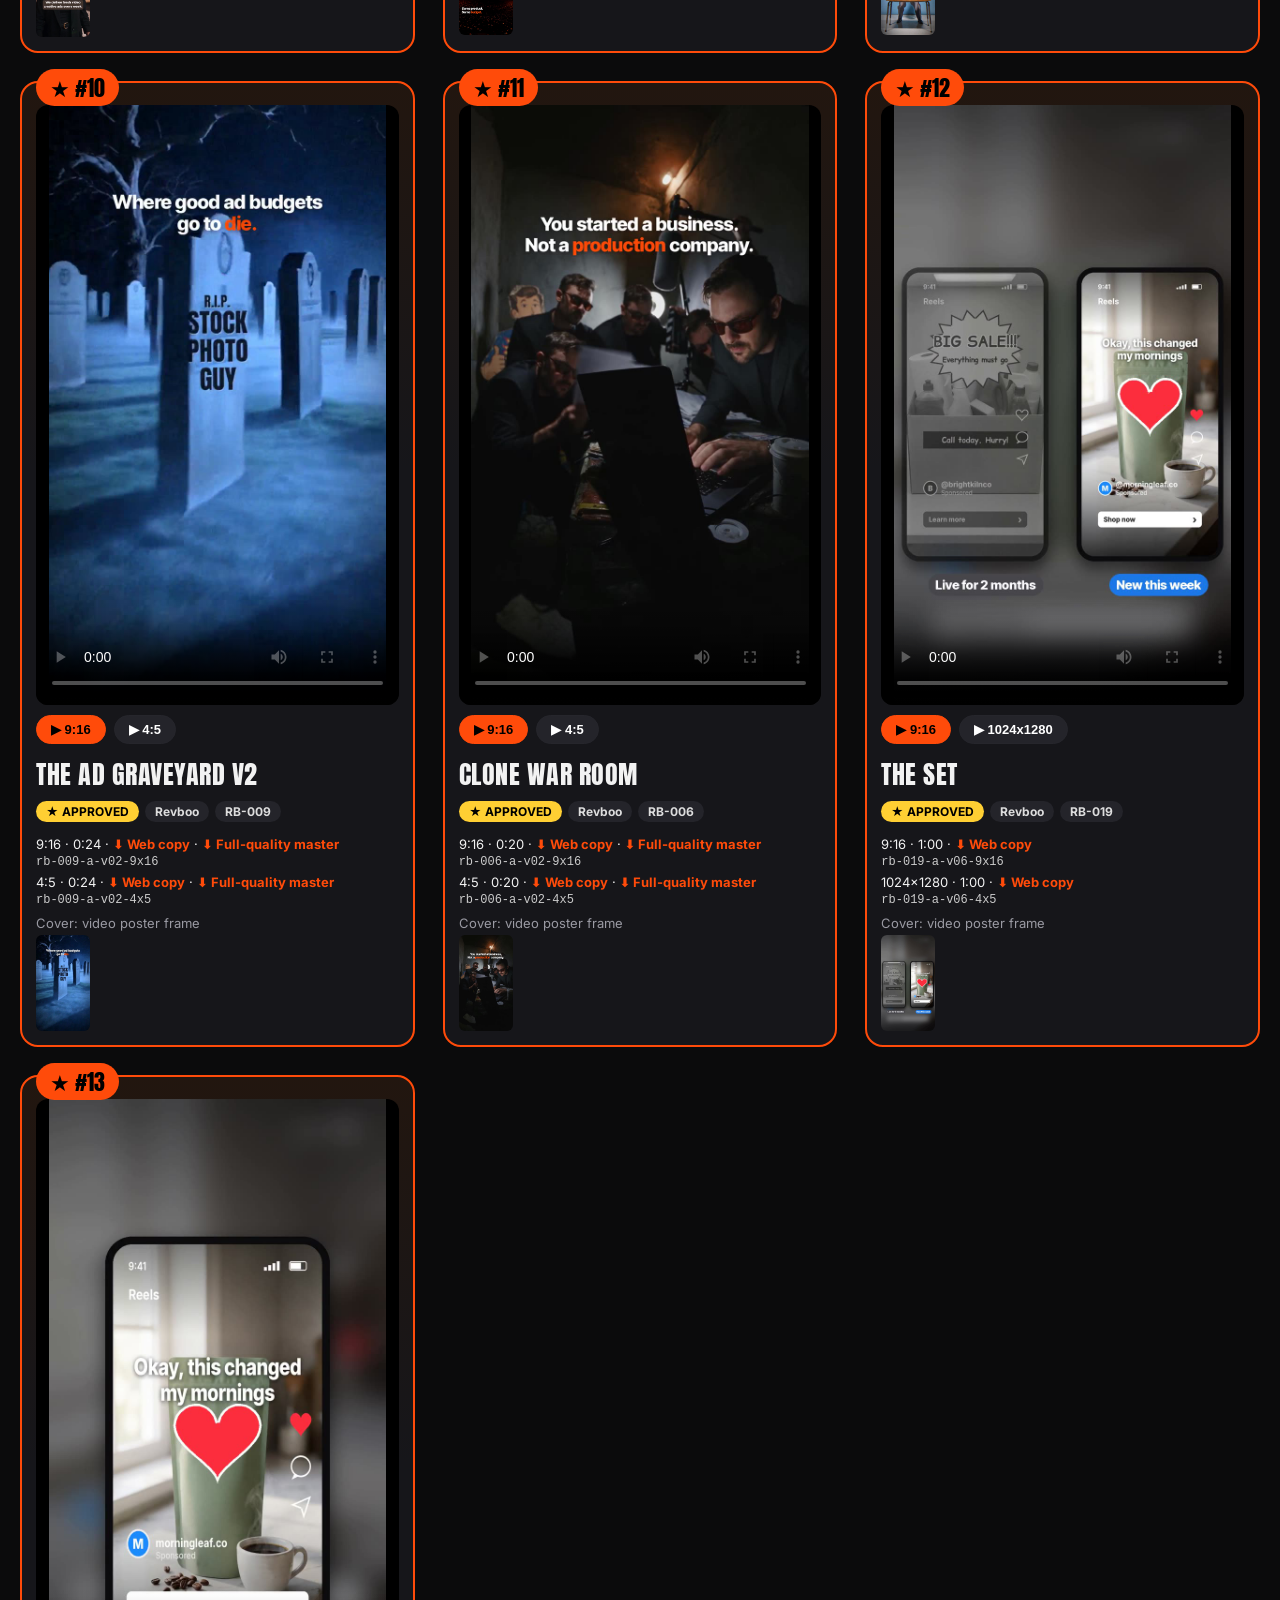
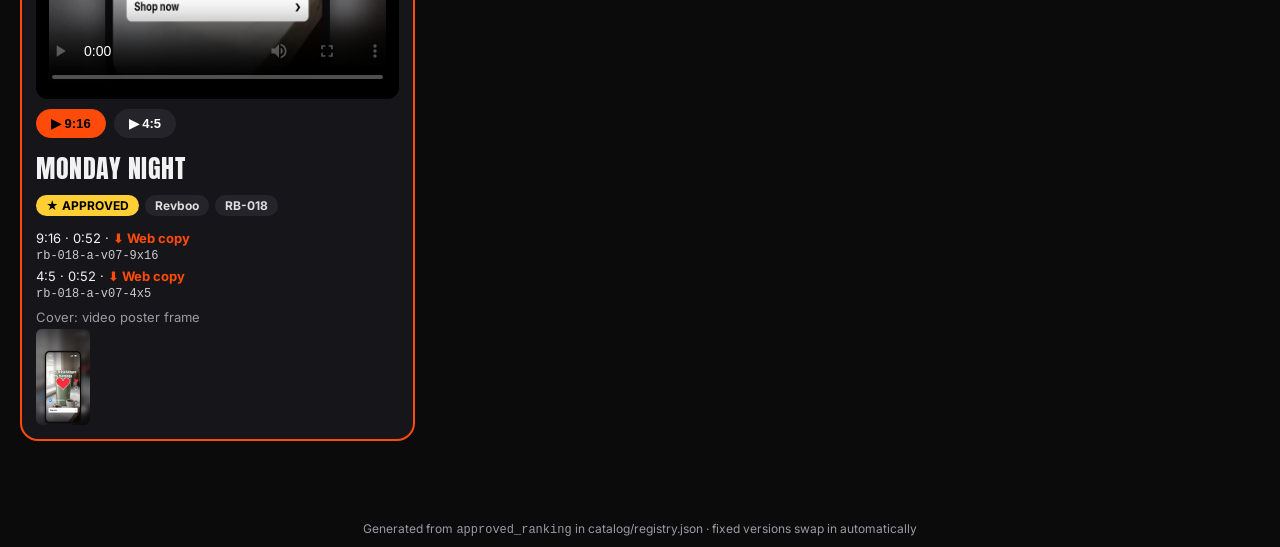
<file: run.html>
<!doctype html>
<html lang="en">
<head>
<meta charset="utf-8">
<meta name="viewport" content="width=device-width,initial-scale=1">
<title>Revboo – Approved to Run</title>
<meta name="robots" content="noindex">
<link rel="preconnect" href="https://fonts.googleapis.com"><link rel="preconnect" href="https://fonts.gstatic.com" crossorigin>
<link href="https://fonts.googleapis.com/css2?family=Anton&family=Inter:wght@400;600;700&display=swap" rel="stylesheet">
<style>
:root{--o:#FF4B0A;--bg:#0b0b0c;--card:#16161a;--line:#26262c;--mut:#9a9aa3;--star:#ffcf33}
*{box-sizing:border-box}
body{margin:0;background:var(--bg);color:#f2f2f2;font-family:Inter,system-ui,sans-serif}
h1,h2,h3{font-family:Anton,Impact,sans-serif;font-weight:400;letter-spacing:.5px;text-transform:uppercase}
a{color:var(--o)}
main{max-width:1280px;margin:auto;padding:28px 20px 60px}
h1{font-size:clamp(36px,6vw,72px);margin:0;line-height:1}h1 span{color:var(--o)}
.sub{color:var(--mut);margin:8px 0 28px;font-size:15px}
.grid{display:grid;grid-template-columns:repeat(auto-fill,minmax(310px,1fr));gap:28px}
.card{background:linear-gradient(180deg,#22160f,#16161a 40%);border:2px solid var(--o);border-radius:18px;padding:14px;position:relative}
.rk{position:absolute;top:-14px;left:14px;background:var(--o);color:#000;font-family:Anton;font-size:22px;padding:2px 14px;border-radius:99px;z-index:2}
video{width:100%;background:#000;border-radius:12px;display:block;margin-top:8px;max-height:600px}
h3{font-size:26px;margin:10px 0 6px}
.chip{display:inline-block;padding:3px 10px;border-radius:99px;font-size:12px;font-weight:700;background:#24242a;color:#ddd;margin:0 6px 6px 0}
.chip.star{background:var(--star);color:#000}
.tog{display:flex;gap:8px;margin:10px 0 4px;flex-wrap:wrap}
.tog button{background:#24242a;color:#fff;border:1px solid var(--line);border-radius:99px;padding:6px 14px;cursor:pointer;font-weight:700;font-size:13px}
.tog button.on{background:var(--o);color:#000;border-color:var(--o)}
.files{font-size:13px;margin:8px 0;display:flex;flex-direction:column;gap:5px}
.files code{font-size:12px;color:#ccc}
.dl{font-weight:700;text-decoration:none}
.fix{font-size:13px;color:#ffd08f;background:#2a1f0e;border:1px solid #5a3f12;border-radius:8px;padding:6px 8px;margin:6px 0}
.cvl{color:var(--mut);font-size:13px;margin:8px 0 4px}
.cv{display:flex;gap:6px;flex-wrap:wrap}.cv img{height:96px;border-radius:6px;display:block;background:#000}
footer{color:var(--mut);text-align:center;font-size:12px;padding:20px}
</style>
</head>
<body>
<main>
<h1>Revboo – <span>Approved to Run</span></h1>
<p class="sub" id="sub">Chase's approved ads, in the order to run them.</p>
<div class="grid" id="grid"><p class="sub">Loading…</p></div>
</main>
<footer>Generated from <code>approved_ranking</code> in catalog/registry.json · fixed versions swap in automatically</footer>
<script>
const esc=s=>String(s??'').replace(/[&<>"]/g,c=>({'&':'&amp;','<':'&lt;','>':'&gt;','"':'&quot;'}[c]));
const fmt=s=>{s=Math.round(s||0);return Math.floor(s/60)+':'+String(s%60).padStart(2,'0')};
const ar=f=>({'1080x1920':'9:16','720x1280':'9:16','1080x1350':'4:5'}[f.width+'x'+f.height]||(f.width+'x'+f.height));
Promise.all([fetch('manifest.json',{cache:'no-cache'}).then(r=>r.json()),fetch('catalog/registry.json',{cache:'no-cache'}).then(r=>r.json()),fetch('covers.json',{cache:'no-cache'}).then(r=>r.json()).catch(()=>({covers:[]}))]).then(([m,reg,cvj])=>{
  const FM={};(m.finals||[]).forEach(f=>FM[f.id]=f);const CV={};(cvj.covers||[]).forEach(c=>CV[c.id]=c);const REC=reg.revision_records||{};
  const master=id=>{const u=(REC[id]||{}).master_reference||'';return /-MASTER\.mp4$/.test(u)?u:''};
  const R=(reg.approved_ranking||[]).slice().sort((a,b)=>a.rank-b.rank);
  const at=R[0]&&R[0].approved_at?new Date(R[0].approved_at):null;
  if(at)document.getElementById('sub').textContent=`Chase's ${R.length} approved ads, in the order to run them (approved ${at.toLocaleDateString('en-US',{month:'short',day:'numeric',year:'numeric',timeZone:'America/Denver'})}). Pick 9:16 or 4:5, play, download.`;
  const g=document.getElementById('grid');
  g.innerHTML=R.map(x=>{const fs=(x.asset_ids||[]).map(id=>FM[id]).filter(Boolean);const f=fs[0];if(!f)return '';
    const cvs=(x.cover_ids||[]).map(c=>CV[c]).filter(Boolean);
    return `<div class="card" id="rank-${x.rank}"><span class="rk">★ #${x.rank}</span>
     <video data-r="${x.rank}" controls playsinline preload="metadata" style="aspect-ratio:${f.width}/${f.height}" poster="${esc(f.poster)}" src="${esc(f.video)}"></video>
     <div class="tog">${fs.map((v,i)=>`<button class="${i?'':'on'}" data-r="${x.rank}" data-v="${esc(v.video)}" data-p="${esc(v.poster)}" data-a="${v.width}/${v.height}">▶ ${esc(ar(v))}${v.id.includes('hookcover')?' hook-cover test':''}</button>`).join('')}</div>
     <h3>${esc(x.title)}</h3><div><span class="chip star">★ APPROVED</span><span class="chip">${esc(f.brand)}</span><span class="chip">${esc(x.concept_id)}</span></div>
     ${x.fix_in_progress?`<div class="fix">🛠 ${esc(x.note)}</div>`:''}
     <div class="files">${fs.map(v=>`<div>${esc(ar(v))}${v.id.includes('hookcover')?' test':''} · ${fmt(v.duration)} · <a class="dl" href="${esc(v.video)}" download>⬇ Web copy</a>${master(v.id)?` · <a class="dl" href="${esc(master(v.id))}" download>⬇ Full-quality master</a>`:''}<br><code>${esc(v.id)}</code></div>`).join('')}</div>
     <div class="cvl">${cvs.length?`Covers (${cvs.length}) · click to open full size`:'Cover: video poster frame'}</div>
     <div class="cv">${cvs.length?cvs.map(c=>`<a href="${esc(c.file)}" target="_blank" rel="noopener" title="${esc(c.line)} · ${esc(c.aspect)}"><img loading="lazy" src="${esc(c.file)}" alt="${esc(c.line)}"></a>`).join(''):`<a href="${esc(f.poster)}" target="_blank" rel="noopener"><img loading="lazy" src="${esc(f.poster)}" alt="poster"></a>`}</div>
    </div>`}).join('')||'<p class="sub">No approved ads listed.</p>';
  g.querySelectorAll('.tog button').forEach(b=>b.onclick=()=>{const v=g.querySelector(`video[data-r="${b.dataset.r}"]`);v.poster=b.dataset.p;v.src=b.dataset.v;v.style.aspectRatio=b.dataset.a;
    b.parentNode.querySelectorAll('button').forEach(x=>x.classList.toggle('on',x===b));v.play().catch(()=>{})});
}).catch(e=>{document.getElementById('grid').innerHTML='<p style="color:#f88">Could not load the approved list: '+esc(e)+'</p>'});
</script>
</body>
</html>
</file>
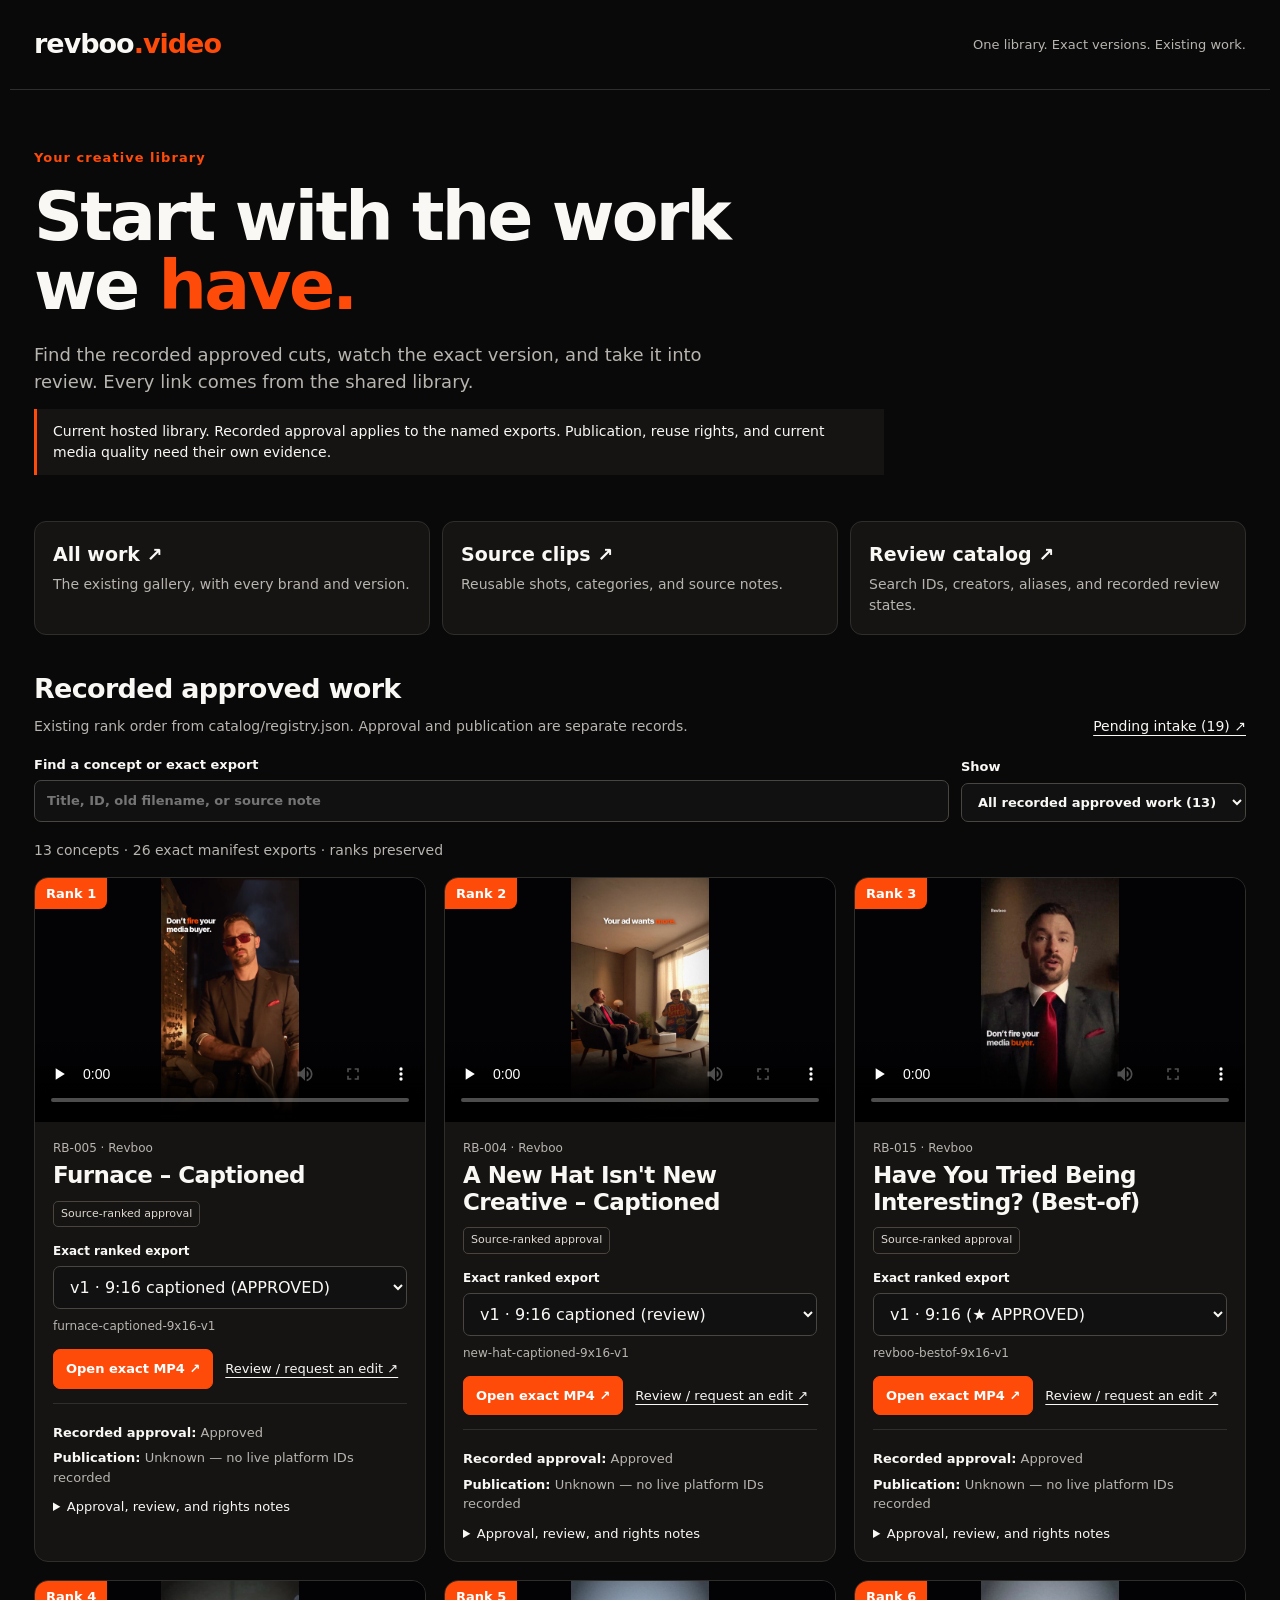
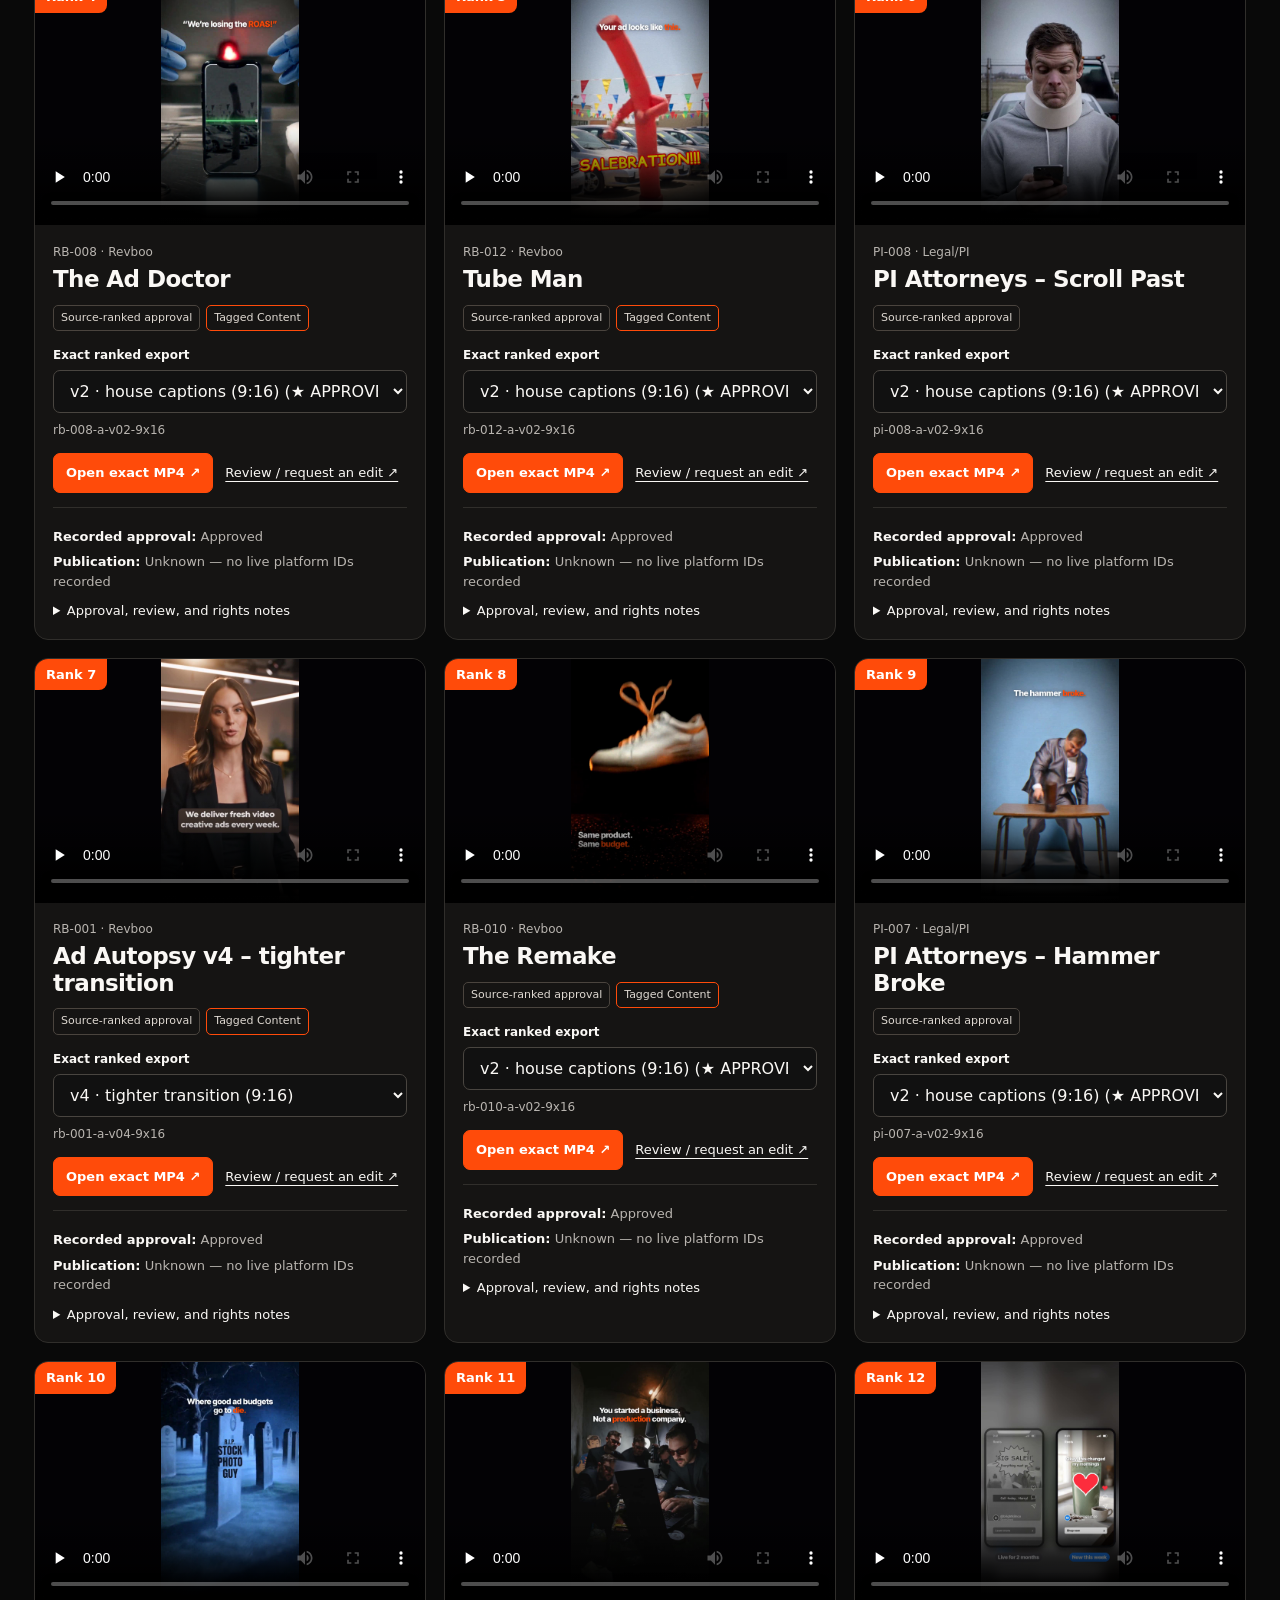
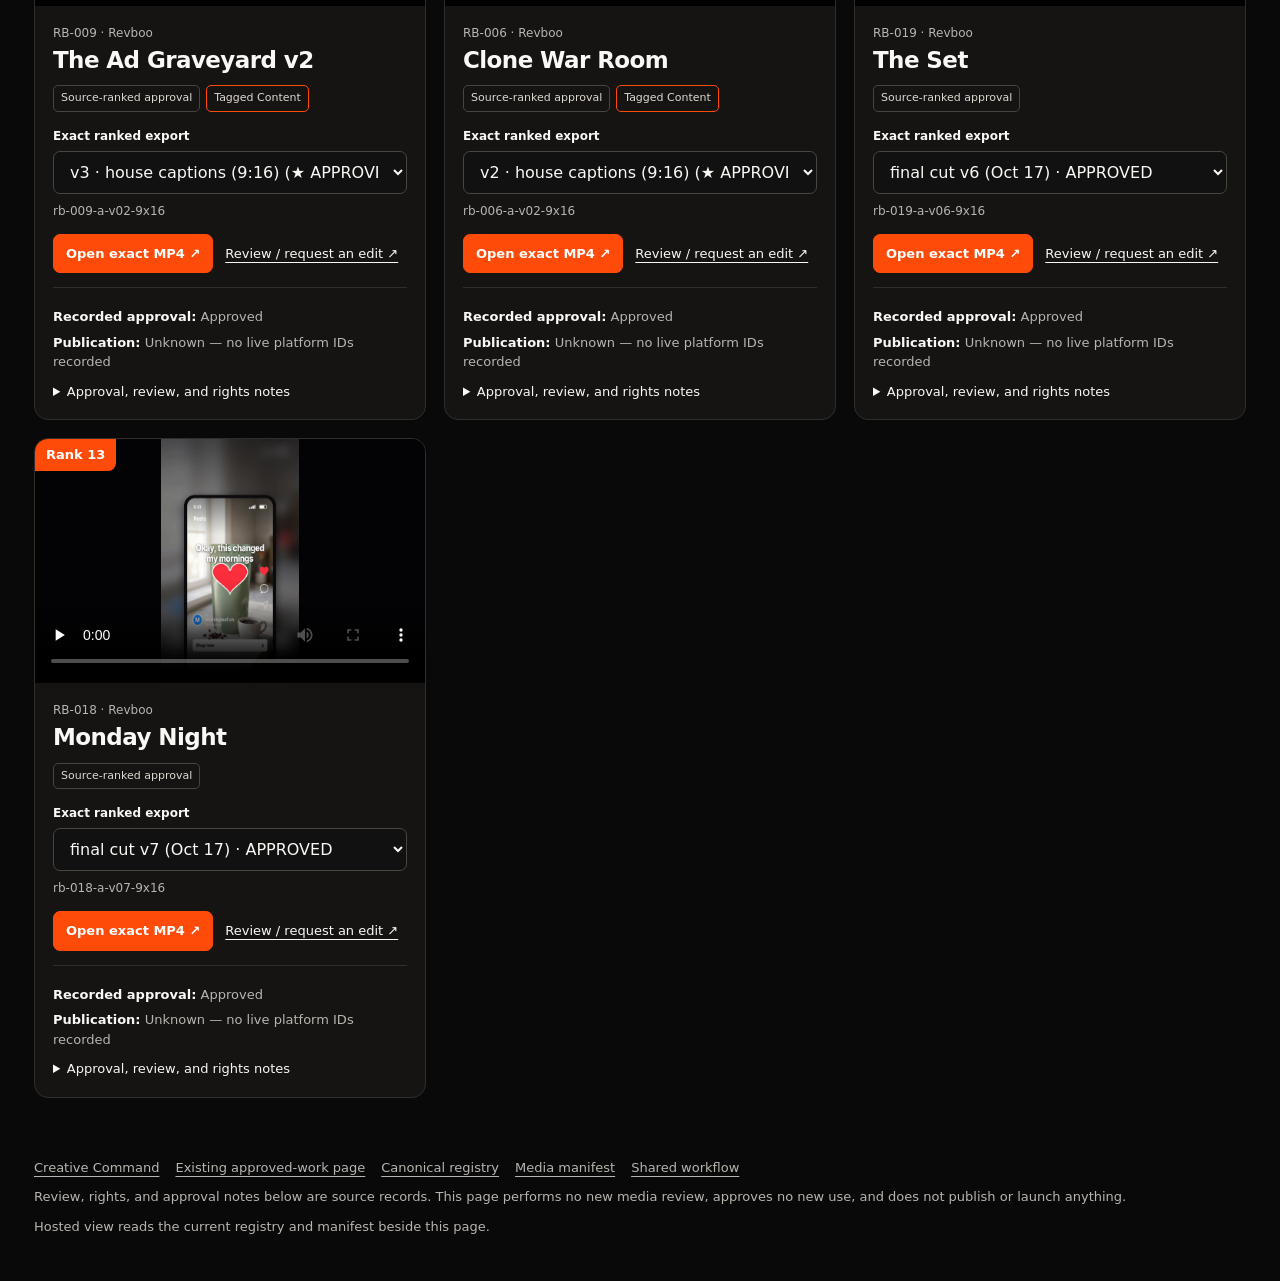
<file: start.html>
<!doctype html>
<html lang="en">
<head>
  <meta charset="utf-8">
  <meta name="viewport" content="width=device-width,initial-scale=1">
  <meta name="robots" content="noindex">
  <title>RevBoo · Start here</title>
  <style>
    :root{color-scheme:dark;--orange:#FF4B0A;--white:#FAF8F5;--muted:#b8b4af;--line:#302e2b;--surface:#151413;--bg:#090909}
    *{box-sizing:border-box}body{margin:0;background:var(--bg);color:var(--white);font-family:"Inter Tight",Inter,system-ui,sans-serif;line-height:1.5}a{color:inherit;text-underline-offset:4px}button,input,select{font:inherit}button,a,input,select,summary{outline-offset:5px}a:focus-visible,button:focus-visible,input:focus-visible,select:focus-visible,summary:focus-visible{outline:2px solid var(--orange)}button{cursor:pointer}header,main,footer{max-width:1260px;margin:auto;padding:24px}header{display:flex;align-items:center;justify-content:space-between;gap:20px;border-bottom:1px solid var(--line)}.wordmark{font-size:27px;font-weight:800;letter-spacing:-1px;text-decoration:none}.wordmark span{color:var(--orange)}.header-note,.muted{color:var(--muted)}.header-note{font-size:13px}.hero{padding:34px 0 20px;max-width:850px}.eyebrow{color:var(--orange);font-size:13px;font-weight:700;letter-spacing:.08em}h1{font-size:clamp(38px,6vw,68px);line-height:1.02;letter-spacing:-.04em;margin:15px 0 20px;font-weight:800}h1 span{color:var(--orange)}.hero p{max-width:700px;font-size:18px;color:var(--muted);margin:0 0 14px}.notice{border-left:3px solid var(--orange);padding:12px 16px;background:var(--surface);font-size:14px}.routes{display:grid;grid-template-columns:repeat(3,1fr);gap:12px;margin:26px 0}.route{padding:18px;border:1px solid var(--line);border-radius:12px;text-decoration:none;background:var(--surface)}.route:hover{border-color:var(--orange)}.route strong{display:block;font-size:19px}.route span{display:block;font-size:14px;color:var(--muted);margin-top:6px}.section-head{display:flex;align-items:end;justify-content:space-between;gap:18px;margin:34px 0 16px}h2{font-size:27px;letter-spacing:-.025em;margin:0 0 6px}.section-head p{margin:0;color:var(--muted);font-size:14px}.pending{font-size:14px;white-space:nowrap}.filters{display:flex;gap:12px;align-items:end;flex-wrap:wrap;margin:18px 0}.filters label{display:flex;flex-direction:column;gap:6px;font-size:13px;font-weight:600}.filters .search-label{flex:1;min-width:220px}input,select{background:#111;color:var(--white);border:1px solid #494540;border-radius:7px;padding:10px 12px;width:100%}.filters select{min-width:210px}.count{font-size:14px;color:var(--muted);margin-bottom:16px}.grid{display:grid;grid-template-columns:repeat(3,minmax(0,1fr));gap:18px}.card{border:1px solid var(--line);border-radius:14px;background:var(--surface);overflow:hidden;min-width:0}.media{background:#030205;aspect-ratio:16/10;position:relative}.media video{display:block;width:100%;height:100%;object-fit:contain}.rank{background:var(--orange);color:white;border-radius:0 0 8px 0;position:absolute;top:0;left:0;padding:6px 11px;font-weight:800;font-size:13px;pointer-events:none}.body{padding:18px}.identity{font-size:12px;color:var(--muted);margin-bottom:5px}.card h3{font-size:23px;line-height:1.15;letter-spacing:-.025em;margin:0 0 12px}.tags{display:flex;flex-wrap:wrap;gap:6px;margin:0 0 15px}.tag{font-size:11px;padding:4px 7px;border:1px solid #4a443e;border-radius:5px;color:#ded8d1}.tag.content{border-color:var(--orange)}.export-label{display:block;font-size:12px;font-weight:600;margin-bottom:6px}.asset-id{font-size:12px;color:var(--muted);overflow-wrap:anywhere;margin:8px 0}.actions{display:flex;gap:12px;align-items:center;flex-wrap:wrap;margin:14px 0}.actions a{font-size:13px}.actions .primary{background:var(--orange);border:1px solid var(--orange);border-radius:7px;color:white;padding:9px 12px;font-weight:700;text-decoration:none}.record{font-size:13px;border-top:1px solid var(--line);padding-top:13px}.record p{margin:6px 0;color:var(--muted)}.record strong{color:var(--white);font-weight:600}.record details{margin-top:10px}.record summary{cursor:pointer;color:var(--white)}.detail-list{margin:12px 0 0;display:grid;gap:8px}.detail-list dt{font-size:12px;color:var(--muted)}.detail-list dd{margin:0;overflow-wrap:anywhere}.detail-list pre{font:12px/1.5 ui-monospace,monospace;white-space:pre-wrap;margin:0;overflow-wrap:anywhere;color:var(--muted)}.empty,.error{padding:24px;border:1px solid var(--line);border-radius:12px;color:var(--muted);grid-column:1/-1}.error{border-color:var(--orange);margin-bottom:18px}footer{font-size:13px;color:var(--muted);padding-top:36px;padding-bottom:35px}footer p{margin:10px 0}.footer-links{display:flex;flex-wrap:wrap;gap:16px}[hidden]{display:none!important}
    @media(max-width:980px){.grid{grid-template-columns:repeat(2,minmax(0,1fr))}.routes{grid-template-columns:1fr}.route{padding:15px}.section-head{align-items:start;flex-direction:column}}
    @media(max-width:580px){header,main,footer{padding:18px}header{align-items:start;flex-direction:column;gap:8px}.hero{padding-top:24px}.hero p{font-size:16px}.grid{grid-template-columns:1fr}.filters label,.filters .search-label{width:100%}.filters select{min-width:0}.section-head{margin-top:26px}}
  </style>
</head>
<body>
  <header>
    <a class="wordmark" data-route="start.html" href="start.html">revboo<span>.video</span></a>
    <span class="header-note">One library. Exact versions. Existing work.</span>
  </header>
  <main>
    <section class="hero" aria-labelledby="page-title">
      <div class="eyebrow">Your creative library</div>
      <h1 id="page-title">Start with the work<br>we <span>have.</span></h1>
      <p>Find the recorded approved cuts, watch the exact version, and take it into review. Every link comes from the shared library.</p>
      <div class="notice" id="source-mode" role="status">Loading the shared source records…</div>
    </section>
    <nav class="routes" aria-label="Library destinations">
      <a class="route" data-route="index.html#ads" href="index.html#ads"><strong>All work ↗</strong><span>The existing gallery, with every brand and version.</span></a>
      <a class="route" data-route="index.html#clips" href="index.html#clips"><strong>Source clips ↗</strong><span>Reusable shots, categories, and source notes.</span></a>
      <a class="route" data-route="agents.html" href="agents.html"><strong>Review catalog ↗</strong><span>Search IDs, creators, aliases, and recorded review states.</span></a>
    </nav>
    <section aria-labelledby="approved-title">
      <div class="section-head">
        <div><h2 id="approved-title">Recorded approved work</h2><p>Existing rank order from catalog/registry.json. Approval and publication are separate records.</p></div>
        <a class="pending" id="pending-link" href="catalog/pending-intake.json">Pending intake records ↗</a>
      </div>
      <div class="filters">
        <label class="search-label">Find a concept or exact export<input id="search" type="search" placeholder="Title, ID, old filename, or source note" autocomplete="off"></label>
        <label>Show<select id="scope"><option value="approved">All recorded approved work</option><option value="content">RevBoo tagged Content</option></select></label>
      </div>
      <p class="count" id="count" aria-live="polite">Loading…</p>
      <div class="error" id="error" role="alert" hidden></div>
      <div class="grid" id="cards"></div>
      <noscript><p class="empty">Enable JavaScript to load the canonical records, or open the <a href="https://cryptouprise.github.io/revboo-library/run.html">existing approved-work page</a>.</p></noscript>
    </section>
  </main>
  <footer>
    <div class="footer-links"><a data-route="command.html" href="command.html">Creative Command</a><a data-route="run.html" href="run.html">Existing approved-work page</a><a id="registry-link" href="catalog/registry.json">Canonical registry</a><a id="manifest-link" href="manifest.json">Media manifest</a><a data-route="docs/AGENT_WORKFLOW.md" href="docs/AGENT_WORKFLOW.md">Shared workflow</a></div>
    <p>Review, rights, and approval notes below are source records. This page performs no new media review, approves no new use, and does not publish or launch anything.</p>
    <p id="snapshot-note"></p>
  </footer>
  <script>
    'use strict';
    const LIVE_BASE = 'https://cryptouprise.github.io/revboo-library/';
    const SNAPSHOT_COMMIT = '59a1fc829744410bd90bd865a5b95801dd680843';
    const SNAPSHOT_BASE = 'https://raw.githubusercontent.com/Cryptouprise/revboo-library/' + SNAPSHOT_COMMIT + '/';
    const LOCAL_PREVIEW = location.protocol === 'file:';
    const DATA_BASE = LOCAL_PREVIEW ? SNAPSHOT_BASE : new URL('./', location.href).href;
    const NAV_BASE = LOCAL_PREVIEW ? LIVE_BASE : DATA_BASE;
    const $ = id => document.getElementById(id);
    const esc = value => String(value ?? '').replace(/[&<>"']/g, c => ({'&':'&amp;','<':'&lt;','>':'&gt;','"':'&quot;',"'":'&#39;'}[c]));
    function sourceURL(value) {
      if (!value) return '';
      try { const url = new URL(value, DATA_BASE); return ['https:', 'http:'].includes(url.protocol) ? url.href : ''; }
      catch { return ''; }
    }
    const routeURL = route => new URL(route, NAV_BASE).href;
    const dateLabel = value => {
      if (!value) return 'Unknown';
      const date = new Date(value);
      return Number.isNaN(date.getTime()) ? String(value) : date.toLocaleString('en-US', {dateStyle:'medium', timeStyle:'short', timeZone:'America/Denver'}) + ' MT';
    };
    document.querySelectorAll('[data-route]').forEach(a => a.href = routeURL(a.dataset.route));
    $('registry-link').href = new URL('catalog/registry.json', DATA_BASE).href;
    $('manifest-link').href = new URL('manifest.json', DATA_BASE).href;
    $('pending-link').href = new URL('catalog/pending-intake.json', DATA_BASE).href;
    $('snapshot-note').textContent = LOCAL_PREVIEW ? 'Local preview reads the pinned repository snapshot ' + SNAPSHOT_COMMIT.slice(0, 7) + '. Library navigation opens the current hosted site; its records may have changed.' : 'Hosted view reads the current registry and manifest beside this page.';
    let registry, manifest, ranked = [];
    function isContent(concept, files) {
      return (concept.collection === 'Revboo' && (concept.usage_tags || []).includes('Content')) || files.some(file => file.brand === 'Revboo' && (file.usage_tags || []).includes('Content'));
    }
    function approvalLabel(record) {
      const proof = record.approval || {};
      return ['Approved', 'Live'].includes(record.status) && proof.by && proof.at && proof.sha256 ? record.status : 'Not verified in revision record';
    }
    function publicationLabel(record) {
      const ids = record.live_platform_ids;
      const hasIds = Array.isArray(ids) ? ids.length > 0 : !!(ids && typeof ids === 'object' && Object.keys(ids).length);
      if (!hasIds) return 'Unknown — no live platform IDs recorded';
      return record.status === 'Live' ? 'Live in source record: ' + JSON.stringify(ids) : 'Platform IDs recorded; live status not verified: ' + JSON.stringify(ids);
    }
    function recordHTML(row, file) {
      if (!file) return '<p class="muted">This exact ranked export is missing from the manifest. Open the registry to resolve it; no alternative version has been selected.</p>';
      const record = registry.revision_records?.[file.id] || {};
      const proof = record.approval || {};
      const rights = record.rights_reuse ? (typeof record.rights_reuse === 'string' ? record.rights_reuse : JSON.stringify(record.rights_reuse)) : 'Unknown — no rights/reuse note recorded';
      return '<p><strong>Recorded approval:</strong> ' + esc(approvalLabel(record)) + '</p>' +
        '<p><strong>Publication:</strong> ' + esc(publicationLabel(record)) + '</p>' +
        '<details><summary>Approval, review, and rights notes</summary><dl class="detail-list">' +
        '<div><dt>Approval recorded by / at</dt><dd>' + esc(proof.by || 'Unknown') + ' · ' + esc(dateLabel(proof.at)) + '</dd></div>' +
        '<div><dt>Approval hash</dt><dd>' + esc(proof.sha256 || 'Unknown') + '</dd></div>' +
        '<div><dt>Rights / reuse — recorded note</dt><dd>' + esc(rights) + '</dd></div>' +
        '<div><dt>Review / QA — recorded notes</dt><dd><pre>' + esc(record.qa ? JSON.stringify(record.qa, null, 2) : 'Unknown — no QA notes recorded') + '</pre></dd></div>' +
        '<div><dt>Source note</dt><dd>' + esc(file.note || row.rank.note || 'No source note recorded') + '</dd></div>' +
        (row.rank.note && file.note ? '<div><dt>Rank note</dt><dd>' + esc(row.rank.note) + '</dd></div>' : '') +
        '</dl></details>';
    }
    function cardHTML(row, index) {
      const file = row.files.find(f => f.id === row.rank.asset_ids[0]);
      const poster = sourceURL(file?.poster), video = sourceURL(file?.video);
      return '<article class="card" data-row="' + index + '">' +
        '<div class="media"><video controls playsinline preload="none"' + (poster ? ' poster="' + esc(poster) + '"' : '') + (video ? ' src="' + esc(video) + '"' : '') + ' aria-label="' + esc(row.concept.title) + '"></video><span class="rank">Rank ' + esc(row.rank.rank) + '</span></div>' +
        '<div class="body"><div class="identity">' + esc(row.concept.concept_id) + ' · ' + esc(row.concept.collection) + '</div><h3>' + esc(row.rank.title || row.concept.title) + '</h3>' +
        '<div class="tags"><span class="tag">Source-ranked approval</span>' + (row.content ? '<span class="tag content">Tagged Content</span>' : '') + '</div>' +
        '<label class="export-label" for="export-' + index + '">Exact ranked export</label><select id="export-' + index + '" data-export="' + index + '">' + row.rank.asset_ids.map(id => {const f = row.files.find(x => x?.id === id);return '<option value="' + esc(id) + '">' + esc(f ? f.version || id : id + ' — missing manifest record') + '</option>';}).join('') + '</select>' +
        '<p class="asset-id">' + esc(file?.id || row.rank.asset_ids[0] || 'No ranked export recorded') + '</p>' +
        '<div class="actions"><a class="primary" data-video-link' + (video ? '' : ' hidden') + ' href="' + esc(video || '#') + '" target="_blank" rel="noopener">Open exact MP4 ↗</a><a data-review-link' + (file ? '' : ' hidden') + ' href="' + esc(file ? routeURL('command.html?asset=' + encodeURIComponent(file.id)) : '#') + '">Review / request an edit ↗</a></div>' +
        '<div class="record">' + recordHTML(row, file) + '</div></div></article>';
    }
    function draw() {
      const query = $('search').value.trim().toLowerCase();
      const rows = ranked.filter(row => ($('scope').value !== 'content' || row.content) && (!query || JSON.stringify([row.concept.concept_id,row.concept.title,row.concept.category,row.concept.aliases,row.rank.title,row.rank.note,row.files.map(f => [f?.id,f?.title,f?.version,f?.note])]).toLowerCase().includes(query)));
      $('count').textContent = rows.length + ' concepts · ' + rows.reduce((sum, row) => sum + row.files.length, 0) + ' exact manifest exports · ranks preserved';
      $('cards').innerHTML = rows.map(cardHTML).join('') || '<p class="empty">No recorded approved concepts match. Try another search or show all recorded approved work.</p>';
      document.querySelectorAll('[data-export]').forEach(select => select.addEventListener('change', () => {
        const row = rows[Number(select.dataset.export)];
        const file = row.files.find(f => f.id === select.value);
        const card = select.closest('.card'), player = card.querySelector('video');
        const video = sourceURL(file?.video), poster = sourceURL(file?.poster);
        if (player) {player.pause();player.removeAttribute('src');player.removeAttribute('poster');if (video) player.src = video;if (poster) player.poster = poster;player.load();}
        card.querySelector('.asset-id').textContent = select.value;
        const videoLink = card.querySelector('[data-video-link]'), reviewLink = card.querySelector('[data-review-link]');
        if (videoLink) {videoLink.hidden = !video;videoLink.href = video || '#';}
        if (reviewLink) {reviewLink.hidden = !file;if (file) reviewLink.href = routeURL('command.html?asset=' + encodeURIComponent(file.id));}
        card.querySelector('.record').innerHTML = recordHTML(row, file);
      }));
    }
    async function readJSON(path) {
      const response = await fetch(new URL(path, DATA_BASE), {cache:'no-store'});
      if (!response.ok) throw new Error('Could not load ' + path + ' (' + response.status + ')');
      return response.json();
    }
    async function boot() {
      try {
        [registry, manifest] = await Promise.all([readJSON('catalog/registry.json'), readJSON('manifest.json')]);
        const concepts = new Map((registry.concepts || []).map(c => [c.concept_id, c]));
        const assets = new Map([...(manifest.finals || []), ...(manifest.clips || [])].map(f => [f.id, f]));
        ranked = (registry.approved_ranking || []).slice().sort((a, b) => a.rank - b.rank).map(rank => {
          const concept = concepts.get(rank.concept_id);
          if (!concept) throw new Error('Rank references an unknown concept: ' + rank.concept_id);
          if (!Array.isArray(rank.asset_ids) || !rank.asset_ids.length) throw new Error('Rank has no exact exports: ' + rank.concept_id);
          const files = rank.asset_ids.map(id => assets.get(id)).filter(Boolean);
          if (files.some(f => !(concept.assets || []).includes(f.id))) throw new Error('Rank/export identity mismatch: ' + rank.concept_id);
          if (files.some(f => f.status === 'rejected' || registry.revision_records?.[f.id]?.status === 'Rejected')) throw new Error('Rank references a rejected export: ' + rank.concept_id);
          return {rank, concept, files, content:isContent(concept, files)};
        });
        $('scope').options[0].textContent = 'All recorded approved work (' + ranked.length + ')';
        $('scope').options[1].textContent = 'RevBoo tagged Content (' + ranked.filter(row => row.content).length + ')';
        $('source-mode').textContent = (LOCAL_PREVIEW ? 'Local snapshot preview. ' : 'Current hosted library. ') + 'Recorded approval applies to the named exports. Publication, reuse rights, and current media quality need their own evidence.';
        draw();
      } catch (error) {
        $('error').hidden = false;$('error').textContent = error.message + '. Use the existing library links above; no substitute data was loaded.';
        $('count').textContent = 'Source records unavailable';$('source-mode').textContent = 'The shared records could not be loaded.';
      }
      try {
        const pending = await readJSON('catalog/pending-intake.json');
        if (Array.isArray(pending.entries)) $('pending-link').textContent = 'Pending intake (' + pending.entries.length + ') ↗';
        $('pending-link').title = 'Prepared records only. Release availability and approval are not established by this list.';
      } catch { $('pending-link').title = 'Pending intake count unavailable. Open the canonical record to inspect it.'; }
    }
    $('search').addEventListener('input', draw);
    $('scope').addEventListener('change', draw);
    boot();
  </script>
</body>
</html>
</file>
<file: tools/command.css>
*{box-sizing:border-box}body{margin:0;background:#0c0f13;color:#edf1f7;font:15px system-ui,sans-serif}header{display:flex;justify-content:space-between;gap:16px;align-items:center;padding:24px 5vw;border-bottom:1px solid #27303b}.wordmark{font-size:30px;color:#fff;font-weight:900;letter-spacing:-1px;text-decoration:none}.wordmark span{font-size:11px;letter-spacing:3px;color:#a6b1c0}.connection{color:#83d9c6;font-size:12px}main{max-width:1440px;padding:0 5vw;margin:auto}.hero{display:grid;grid-template-columns:1.4fr 1fr;gap:40px;padding:44px 0}.eyebrow{font-size:11px;letter-spacing:2px;color:#ff8456;font-weight:800}h1{font-size:clamp(40px,5.5vw,76px);letter-spacing:-3px;line-height:1.05;margin:20px 0}h1 em{font-style:normal;color:#ff6834}h2{font-size:21px;margin:0 0 14px}h3{font-size:29px;margin:16px 0}p{line-height:1.65;color:#aab5c6}.hero-note{align-self:center;padding:26px;border:1px solid #344153;border-radius:16px;background:linear-gradient(125deg,#1a2631,#131821)}a{color:#7ee1ca}.hero-note a{display:block;margin-top:14px;font-size:13px}nav{display:flex;gap:8px;flex-wrap:wrap;border-bottom:1px solid #2c3440;padding-bottom:14px}button,.primary{background:#202936;border:1px solid #384658;color:#f4f6fa;border-radius:8px;padding:12px 17px;font:inherit;cursor:pointer;text-decoration:none;display:inline-block}button.active,.primary{background:#ff6230;color:#fff;border-color:#ff6230}label{display:block;color:#b9c3d1;font-size:12px}input,select,textarea{display:block;width:100%;background:#131a23;color:#f1f5fa;border:1px solid #384658;border-radius:7px;padding:11px;font:inherit;font-size:16px;margin-top:5px}textarea{min-height:90px;resize:vertical}#status{font-size:12px;padding:15px 0;color:#8ea1b9}#error{color:#ffc3b8;padding:8px 0;white-space:pre-wrap}.filters{display:flex;align-items:end;gap:12px;flex-wrap:wrap;margin-bottom:24px}.filters label{flex:1;min-width:145px}.kpis{display:grid;grid-template-columns:repeat(4,1fr);gap:15px;margin-bottom:24px}.kpi{background:#171e28;border:1px solid #2f3b4b;border-radius:12px;padding:22px}.kpi strong{display:block;font-size:32px;letter-spacing:-1px;margin:12px 0}.kpi span{font-size:12px;color:#adbbcc}.columns{display:grid;grid-template-columns:1fr 1fr;gap:22px}.panel{background:#121922;border:1px solid #293544;border-radius:14px;padding:25px;margin-bottom:22px}.metric-row{display:flex;justify-content:space-between;padding:12px 0;border-bottom:1px solid #27313f;gap:12px}.metric-row b{color:#a7eddc}.small{font-size:12px}.scroll{overflow:auto}table{border-collapse:collapse;width:100%;font-size:13px}th,td{padding:13px 10px;border-bottom:1px solid #293544;text-align:left;white-space:nowrap}th{color:#8fa3ba;font-weight:500}.cards{display:grid;grid-template-columns:repeat(auto-fill,minmax(260px,1fr));gap:17px}.creative{padding:18px;border:1px solid #2d3948;border-radius:13px;background:#151c26}.creative img{width:100%;height:160px;object-fit:contain;background:#0b1016;border-radius:8px}.creative h3{font-size:20px}.tags{display:flex;gap:6px;flex-wrap:wrap}.tags span,.badge{font-size:11px;border:1px solid #3f5364;color:#9de1d2;border-radius:5px;padding:6px}.creative p{font-size:12px}.section-title{display:flex;align-items:center;justify-content:space-between;gap:10px;margin:20px 0}.tab{padding-top:16px}.empty{border:1px dashed #3d4d61;padding:22px;color:#a9b9cd;line-height:1.6}li{color:#b5c1d1;line-height:1.7;margin:7px 0}footer{padding:35px 0;line-height:2;color:#8393a8;font-size:12px}dialog{background:#121922;border:1px solid #526176;color:white;max-width:650px;width:90%;border-radius:14px}video{width:100%;max-height:75vh}#logs{margin-top:20px}.log{padding:15px;border-bottom:1px solid #344052;white-space:pre-wrap}button:focus-visible,a:focus-visible,input:focus-visible,select:focus-visible{outline:3px solid #8fe6d4;outline-offset:3px}[hidden]{display:none!important}@media(max-width:760px){header{align-items:start;flex-direction:column}.hero,.columns{grid-template-columns:1fr;gap:20px}.hero{padding:30px 0}.kpis{grid-template-columns:1fr 1fr}.kpi{padding:16px}.kpi strong{font-size:26px}.section-title{align-items:start;flex-direction:column}h1{letter-spacing:-2px}.panel{padding:18px}}@media(max-width:360px){.kpis{grid-template-columns:1fr}}

.card-actions{display:flex;gap:8px;flex-wrap:wrap;margin:14px 0}.creative select{font-size:13px;margin-bottom:12px}.creative details{margin-top:16px}summary{cursor:pointer;color:#b6cbdf;padding:10px 0}.version-row{padding:14px 0;border-top:1px solid #334253}.version-row p{overflow-wrap:anywhere}.version-row button{padding:8px 10px;font-size:12px}#editor{max-height:90vh;overflow:auto;padding:24px}#editor label{margin:14px 0}#edit-brief{min-height:230px;font-size:13px}#edit-source{overflow-wrap:anywhere}dialog::backdrop{background:#000b}


.shortlist-toolbar{display:flex;align-items:end;flex-wrap:wrap;gap:10px;padding:18px;background:#111923;border:1px solid #354153;border-radius:12px}.shortlist-toolbar label{min-width:130px}.upload-button{padding:12px 17px;border:1px solid #384658;border-radius:8px;background:#202936;font-size:15px;cursor:pointer}.card-head{display:flex;justify-content:space-between;align-items:center;gap:10px;margin-top:12px}.star-button{font-size:15px;padding:9px 12px;white-space:nowrap}.star-button[aria-pressed=true]{color:#ffd477;border-color:#b18c3b;background:#342c1c}.creative.is-starred{border-color:#ae8e47}.favorite-tools{border-top:1px solid #54482c;margin-top:16px;padding-top:12px}.favorite-tools textarea{min-height:65px;font-size:13px}.favorite-tools button{padding:7px 10px;font-size:12px}.shortlist-toolbar select{font-size:13px}#shortlist-state{font-size:13px;color:#a7eddc}.creative a{overflow-wrap:anywhere}
</file>
<file: sections.css>
:root{--o:#FF4B0A;--bg:#0b0b0c;--card:#16161a;--line:#26262c;--mut:#9a9aa3;--star:#ffcf33;--green:#3ddc84}
*{box-sizing:border-box}
body{margin:0;background:var(--bg);color:#f2f2f2;font-family:Inter,system-ui,sans-serif}
h1,h2,h3,.anton{font-family:Anton,Impact,sans-serif;font-weight:400;letter-spacing:.5px;text-transform:uppercase}
a{color:var(--o)}
header{position:sticky;top:0;z-index:5;background:rgba(11,11,12,.94);backdrop-filter:blur(8px);border-bottom:1px solid var(--line)}
.bar{max-width:1320px;margin:auto;display:flex;align-items:center;gap:18px;padding:12px 20px;flex-wrap:wrap}
.logo{font-family:Anton;font-size:26px;text-decoration:none;color:#fff}.logo b{color:var(--o);font-weight:400}
.switch{display:flex;gap:8px}
.switch a{font-family:Anton;font-size:20px;text-transform:uppercase;text-decoration:none;color:#ddd;border:1px solid var(--line);background:#1a1a1f;border-radius:12px;padding:8px 16px}
.switch a.on.fin{background:var(--green);border-color:var(--green);color:#000}
.switch a.on.mock{background:var(--o);border-color:var(--o);color:#000}
.switch a small{font-family:Inter;font-weight:700;font-size:12px;margin-left:6px}
nav.more a{color:#bbb;text-decoration:none;font-size:13px;font-weight:600;margin-right:12px}
.tabs{max-width:1320px;margin:auto;display:flex;gap:8px;padding:0 20px 12px;overflow-x:auto;scrollbar-width:none}
.tabs a{flex:none;text-decoration:none;color:#ddd;background:#1a1a1f;border:1px solid var(--line);border-radius:10px;padding:8px 14px;font-weight:700;font-size:14px;white-space:nowrap}
.tabs a small{color:var(--mut);margin-left:6px}
.tabs a.on{background:#fff;color:#000;border-color:#fff}.tabs a.on small{color:#000}
main{max-width:1320px;margin:auto;padding:0 20px 80px}
.hero{padding:30px 0 6px}.hero h1{font-size:clamp(36px,6vw,70px);margin:0;line-height:1}.hero h1 span{color:var(--o)}
.fin .hero h1 span{color:var(--green)}
.hero p{color:var(--mut);max-width:820px;font-size:16px}
.client{padding-top:34px}.client>h2{font-size:40px;margin:0 0 2px}.client>h2 small{font-family:Inter;font-size:14px;color:var(--mut);margin-left:10px;text-transform:none;letter-spacing:0}
.cnote{color:var(--mut);margin:0 0 10px;font-size:14px}
.folder{margin:22px 0 8px;border:1px solid var(--line);border-radius:16px;background:#111114}
.folder>summary{list-style:none;cursor:pointer;padding:14px 18px;display:flex;align-items:center;gap:10px;flex-wrap:wrap}
.folder>summary::-webkit-details-marker{display:none}
.folder>summary h3{margin:0;font-size:24px;color:var(--o)}
.folder>summary .cnt{color:var(--mut);font-size:13px;font-weight:700}
.folder>summary:before{content:'▸';color:var(--mut);font-size:18px}.folder[open]>summary:before{content:'▾'}
.fbody{padding:0 18px 18px}
.chip{display:inline-block;padding:3px 10px;border-radius:99px;font-size:12px;font-weight:700;background:#24242a;color:#ddd;margin:0 6px 6px 0;white-space:nowrap}
.s-final{background:var(--green);color:#000}.s-draft{background:#2b2f45;color:#b9c3ff}.s-rejected{background:#4a1616;color:#ff9b9b}
.chip.star{background:var(--star);color:#000}.chip.tag{background:#2a1a12;color:#ffb38f}
.grid{display:grid;grid-template-columns:repeat(auto-fill,minmax(290px,1fr));gap:22px}
.card{background:var(--card);border:1px solid var(--line);border-radius:16px;padding:12px;display:flex;flex-direction:column}
.card.final{border:2px solid var(--green);background:linear-gradient(180deg,#0f2216,#16161a 40%)}
.card.rej{border-color:#5a2020}
.card video{width:100%;background:#000;border-radius:10px;display:block;max-height:540px}
.card h4{font-family:Anton;font-weight:400;text-transform:uppercase;font-size:24px;margin:10px 0 4px;letter-spacing:.4px}
.meta{color:var(--mut);font-size:13px;margin:2px 0 6px}
.note{font-size:12.5px;color:#ffb38f;margin:4px 0}
.vers{display:flex;flex-direction:column;gap:6px;margin-top:8px;border-top:1px solid var(--line);padding-top:8px}
.v{display:flex;align-items:center;gap:6px;flex-wrap:wrap;font-size:13px}
.v button{background:#24242a;color:#fff;border:1px solid var(--line);border-radius:99px;padding:3px 10px;cursor:pointer;font-weight:700;font-size:12px}
.v button.on{background:#fff;color:#000}
.v .chip{margin:0}
.dl{font-weight:700;text-decoration:none;font-size:13px}
.rk{display:inline-block;background:var(--green);color:#000;font-family:Anton;font-size:20px;padding:0 12px;border-radius:99px;margin-right:6px}
.clips{display:grid;grid-template-columns:repeat(auto-fill,minmax(160px,1fr));gap:14px}
.clip{background:var(--card);border:1px solid var(--line);border-radius:12px;overflow:hidden;font-size:12px}
.clip video{width:100%;aspect-ratio:9/16;object-fit:cover;background:#000;display:block;cursor:pointer}
.clip .i{padding:8px}.clip .nm{font-weight:700;font-size:13px;margin-bottom:4px}
.sub3{font-family:Inter;font-weight:700;color:#ddd;font-size:14px;margin:16px 0 8px;text-transform:none}
.tools{display:flex;gap:8px;flex-wrap:wrap;align-items:center;margin:16px 0 0}
.tools button{background:#1d1d22;color:#eee;border:1px solid var(--line);border-radius:99px;padding:7px 14px;font-weight:700;cursor:pointer;font-size:13px}
.tools button.on{background:#fff;color:#000}
.tools input{flex:1;min-width:220px;background:#141418;border:1px solid var(--line);color:#fff;border-radius:99px;padding:9px 16px;font-size:14px}
.ph{border:2px dashed #444;border-radius:12px;padding:20px;color:#ccc;font-size:14px}
.empty{color:var(--mut);padding:16px 0}
footer{color:var(--mut);text-align:center;font-size:12px;padding:30px}
</file>
